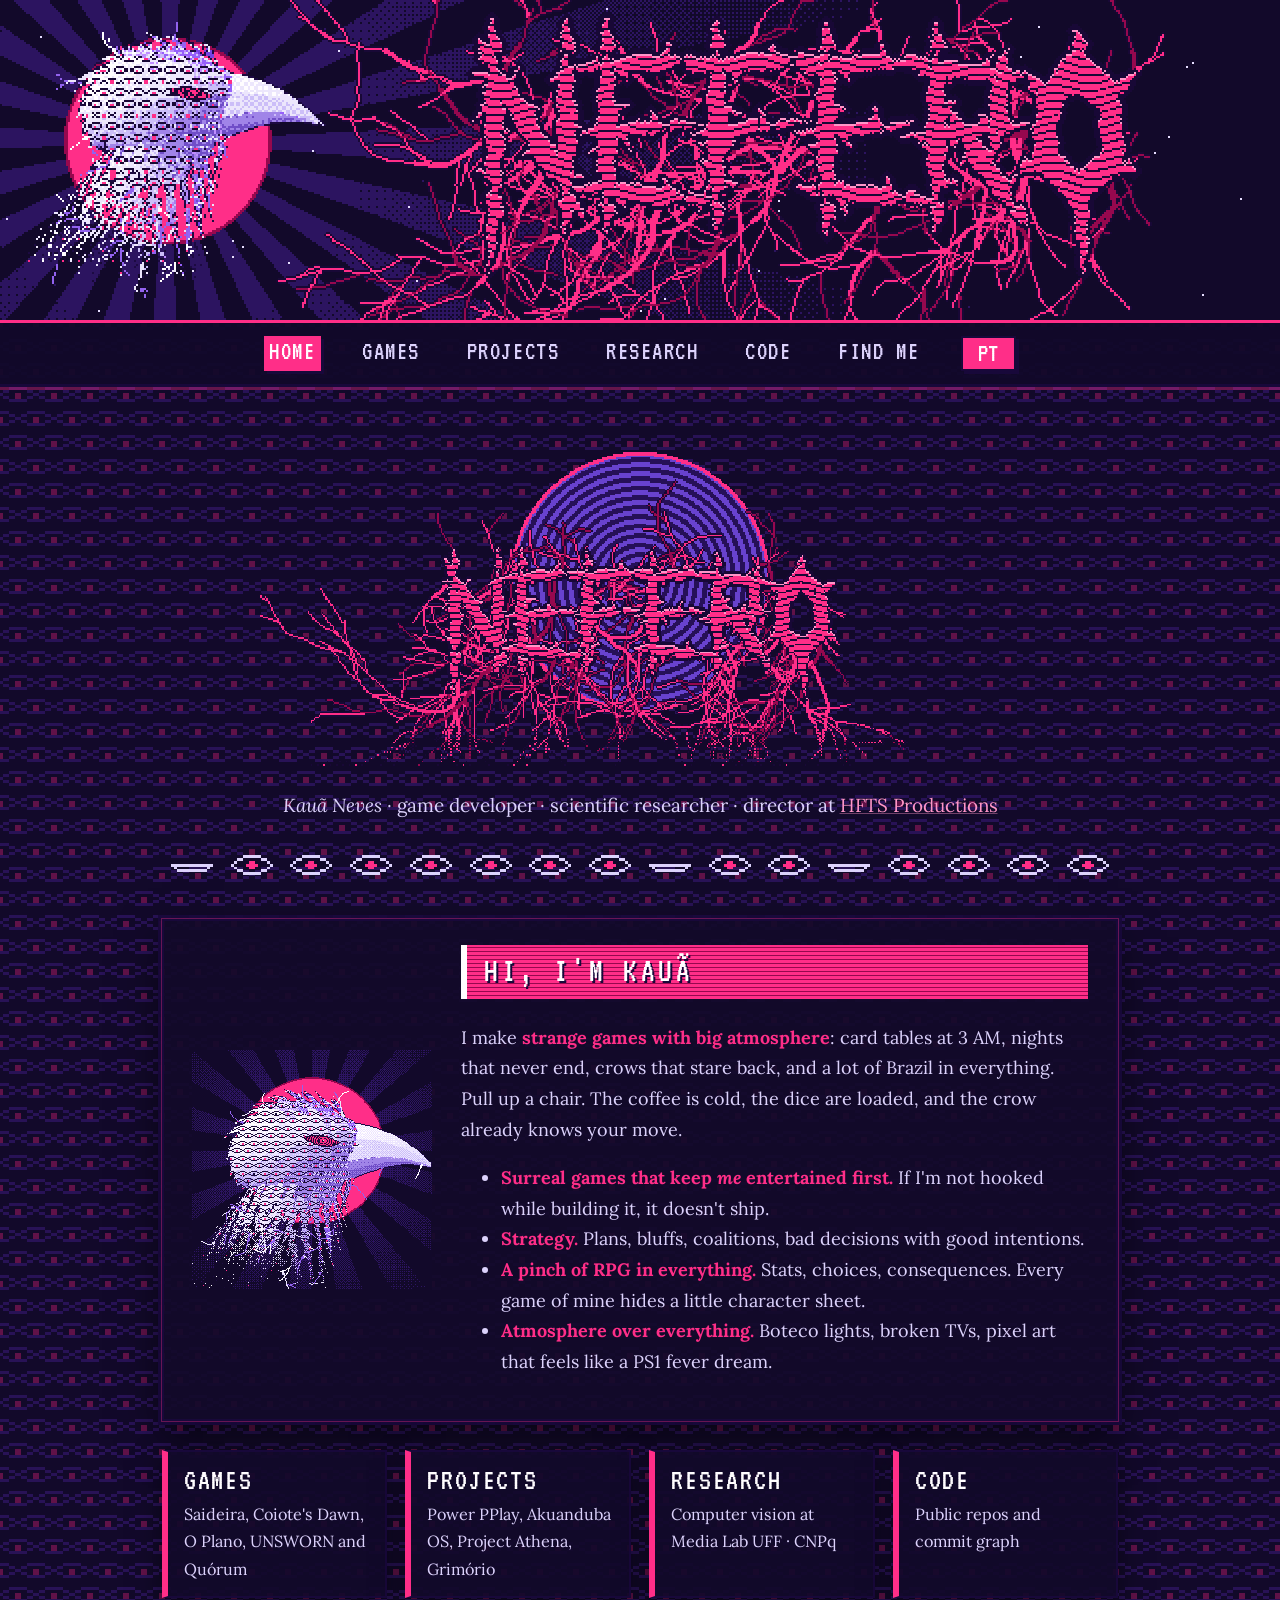
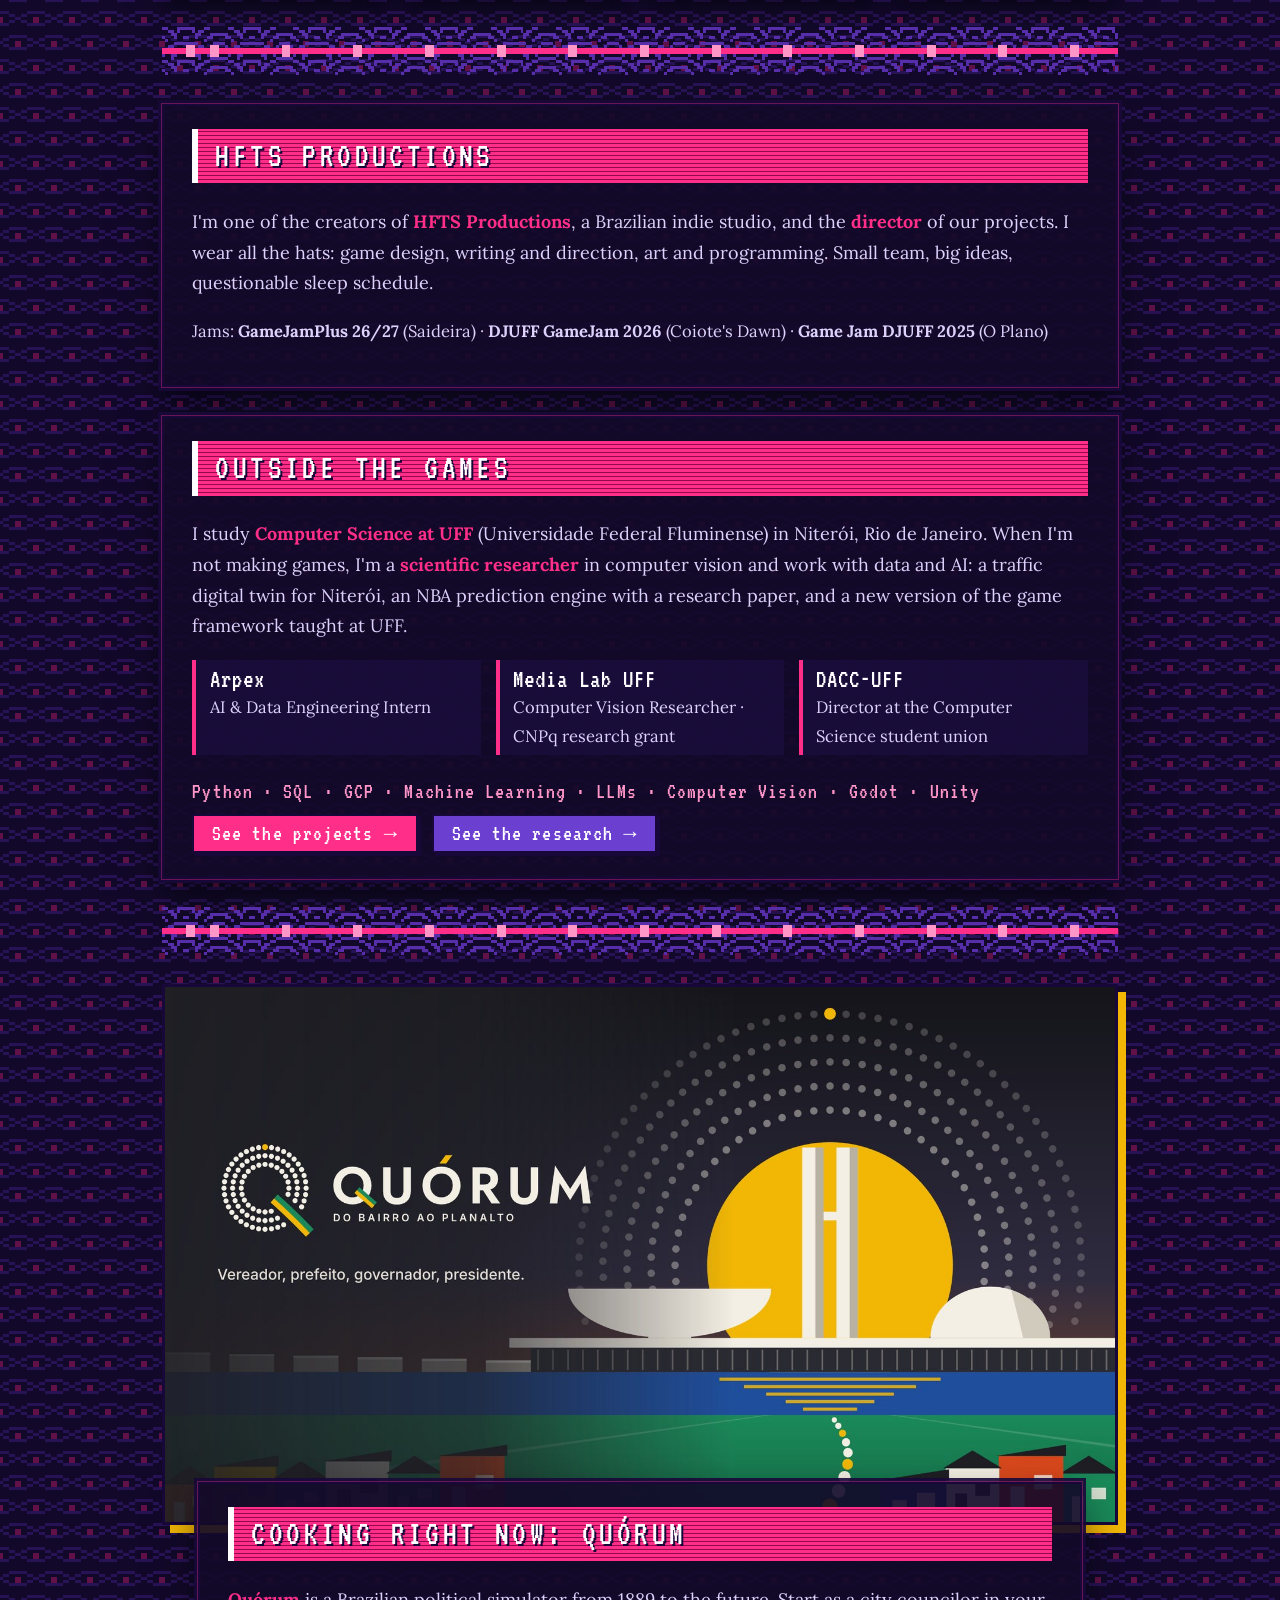
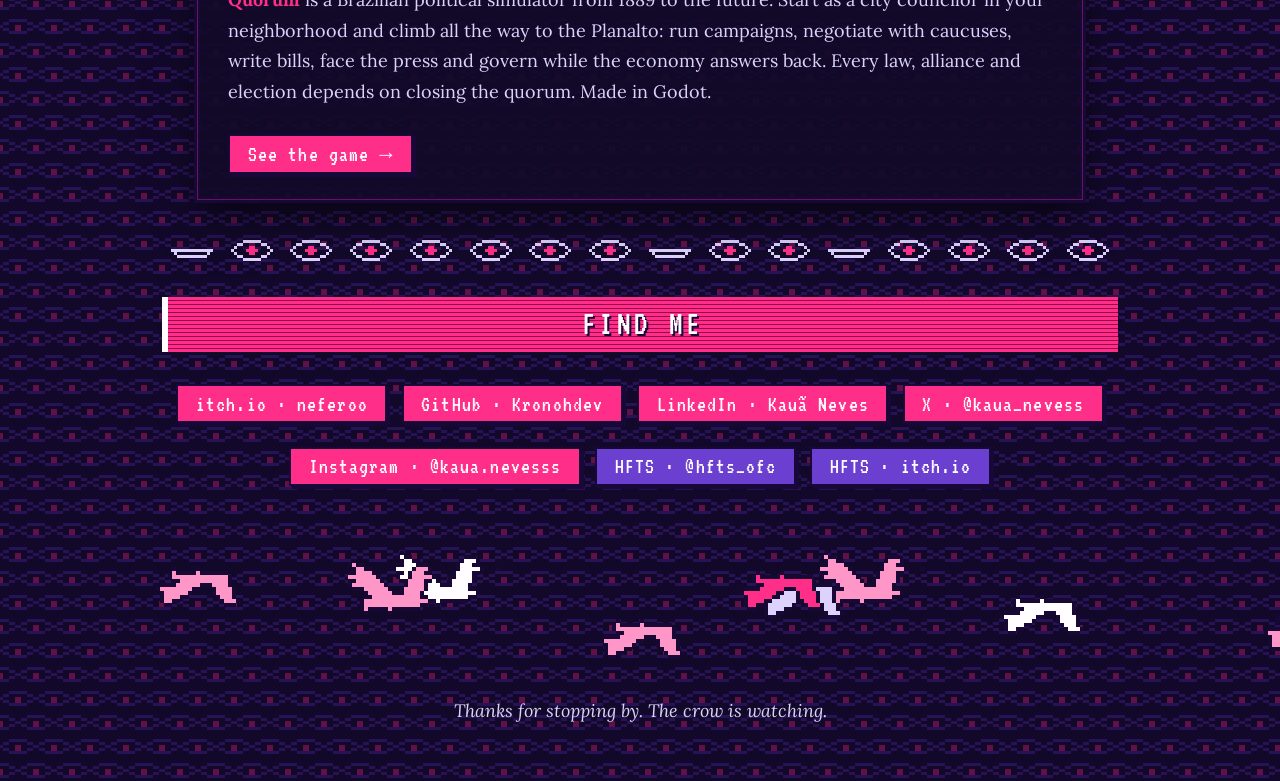
<file: index.html>
<!DOCTYPE html>
<html lang="en">
<head>
<meta charset="utf-8">
<meta name="viewport" content="width=device-width, initial-scale=1">
<title>NEFERO · Kauã Neves</title>
<meta name="description" content="Kauã Neves (Neferoo): strange games with big atmosphere. Director at HFTS Productions.">
<meta property="og:title" content="NEFERO · Kauã Neves">
<meta property="og:description" content="Strange games with big atmosphere.">
<meta property="og:image" content="assets/banner.png">
<link rel="icon" href="assets/avatar.png">
<link rel="preconnect" href="https://fonts.googleapis.com">
<link href="https://fonts.googleapis.com/css2?family=Lora:ital,wght@0,400;0,700;1,400&family=VT323&display=swap" rel="stylesheet">
<link rel="stylesheet" href="style.css">
</head>
<body class="lang-en">

<header class="topo">
  <img class="banner pixel" src="assets/banner.gif" alt="NEFERO">
  <nav>
    <a href="index.html" class="atual" aria-current="page"><span class="en">Home</span><span class="pt">Início</span></a>
    <a href="jogos.html"><span class="en">Games</span><span class="pt">Jogos</span></a>
    <a href="projetos.html"><span class="en">Projects</span><span class="pt">Projetos</span></a>
    <a href="pesquisa.html"><span class="en">Research</span><span class="pt">Pesquisa</span></a>
    <a href="codigo.html"><span class="en">Code</span><span class="pt">Código</span></a>
    <a href="index.html#contact"><span class="en">Find me</span><span class="pt">Contato</span></a>
    <button id="idioma" type="button" aria-label="Switch language">PT</button>
  </nav>
</header>

<main>
  <section class="hero">
    <img src="assets/hero.gif" alt="NEFERO" class="pixel">
    <p class="assinatura"><em>Kauã Neves</em> · game developer ·
      <span class="en">scientific researcher</span><span class="pt">pesquisador científico</span> ·
      <span class="en">director at</span><span class="pt">diretor da</span>
      <a href="https://www.instagram.com/hfts_ofc/">HFTS Productions</a></p>
    <img src="assets/olhos.gif" alt="" class="faixa pixel">
  </section>
  <section id="about" class="placa sobre">
    <img src="assets/corvo.gif" alt="NEFERO crow" class="pixel corvo">
    <div>
      <h2><span class="en">Hi, I'm Kauã</span><span class="pt">Oi, eu sou o Kauã</span></h2>
      <p class="en">I make <strong>strange games with big atmosphere</strong>: card tables at 3 AM, nights that never end, crows that stare back, and a lot of Brazil in everything. Pull up a chair. The coffee is cold, the dice are loaded, and the crow already knows your move.</p>
      <p class="pt">Faço <strong>jogos estranhos, com muito clima</strong>: carteado às 3 da manhã, noites que não acabam, corvos que te encaram de volta e muito Brasil em tudo. Puxa a cadeira: o café tá frio, o dado tá viciado e o corvo já sabe a sua jogada.</p>
      <ul class="en">
        <li><strong>Surreal games that keep <em>me</em> entertained first.</strong> If I'm not hooked while building it, it doesn't ship.</li>
        <li><strong>Strategy.</strong> Plans, bluffs, coalitions, bad decisions with good intentions.</li>
        <li><strong>A pinch of RPG in everything.</strong> Stats, choices, consequences. Every game of mine hides a little character sheet.</li>
        <li><strong>Atmosphere over everything.</strong> Boteco lights, broken TVs, pixel art that feels like a PS1 fever dream.</li>
      </ul>
      <ul class="pt">
        <li><strong>Jogos surrealistas que me divertem primeiro.</strong> Se eu não fico viciado fazendo, não sai.</li>
        <li><strong>Estratégia.</strong> Planos, blefes, coalizões, decisões ruins com boas intenções.</li>
        <li><strong>Uma pitada de RPG em tudo.</strong> Atributos, escolhas, consequências. Todo jogo meu esconde uma fichinha de personagem.</li>
        <li><strong>Clima acima de tudo.</strong> Luz de boteco, TV chiando, pixel art com cara de sonho febril de PS1.</li>
      </ul>
    </div>
  </section>
  <section class="atalhos">
    <a class="atalho" href="jogos.html"><b><span class="en">Games</span><span class="pt">Jogos</span></b><span class="en">Saideira, Coiote's Dawn, O Plano, UNSWORN and Quórum</span><span class="pt">Saideira, Coiote's Dawn, O Plano, UNSWORN e Quórum</span></a>
    <a class="atalho" href="projetos.html"><b><span class="en">Projects</span><span class="pt">Projetos</span></b><span class="en">Power PPlay, Akuanduba OS, Project Athena, Grimório</span><span class="pt">Power PPlay, Akuanduba OS, Project Athena, Grimório</span></a>
    <a class="atalho" href="pesquisa.html"><b><span class="en">Research</span><span class="pt">Pesquisa</span></b><span class="en">Computer vision at Media Lab UFF · CNPq</span><span class="pt">Visão computacional no Media Lab UFF · CNPq</span></a>
    <a class="atalho" href="codigo.html"><b><span class="en">Code</span><span class="pt">Código</span></b><span class="en">Public repos and commit graph</span><span class="pt">Repos públicos e gráfico de commits</span></a>
  </section>
  <img src="assets/divisoria.gif" alt="" class="faixa pixel">
  <section id="studio" class="placa">
    <h2>HFTS Productions</h2>
    <p class="en">I'm one of the creators of <strong>HFTS Productions</strong>, a Brazilian indie studio, and the <strong>director</strong> of our projects. I wear all the hats: game design, writing and direction, art and programming. Small team, big ideas, questionable sleep schedule.</p>
    <p class="en jams">Jams: <b>GameJamPlus 26/27</b> (Saideira) · <b>DJUFF GameJam 2026</b> (Coiote's Dawn) · <b>Game Jam DJUFF 2025</b> (O Plano)</p>
    <p class="pt">Sou um dos criadores da <strong>HFTS Productions</strong>, estúdio indie brasileiro, e o <strong>diretor</strong> dos nossos projetos. Faço de tudo um pouco: game design, roteiro e direção, arte e programação. Equipe pequena, ideia grande, sono duvidoso.</p>
    <p class="pt jams">Jams: <b>GameJamPlus 26/27</b> (Saideira) · <b>DJUFF GameJam 2026</b> (Coiote's Dawn) · <b>Game Jam DJUFF 2025</b> (O Plano)</p>
  </section>
  <section id="outside" class="placa">
    <h2><span class="en">Outside the games</span><span class="pt">Fora dos jogos</span></h2>
    <p class="en">I study <strong>Computer Science at UFF</strong> (Universidade Federal Fluminense) in Niterói, Rio de Janeiro. When I'm not making games, I'm a <strong>scientific researcher</strong> in computer vision and work with data and AI: a traffic digital twin for Niterói, an NBA prediction engine with a research paper, and a new version of the game framework taught at UFF.</p>
    <p class="pt">Estudo <strong>Ciência da Computação na UFF</strong> (Universidade Federal Fluminense), em Niterói (RJ). Quando não tô fazendo jogo, sou <strong>pesquisador científico</strong> em visão computacional e trabalho com dados e IA: um gêmeo digital do trânsito de Niterói, um motor de previsão da NBA com artigo científico e uma versão nova da framework de jogos ensinada na UFF.</p>
    <ul class="trilha">
      <li><b>Arpex</b><span class="en">AI &amp; Data Engineering Intern</span><span class="pt">Estagiário de IA e Engenharia de Dados</span></li>
      <li><a href="pesquisa.html"><b>Media Lab UFF</b><span class="en">Computer Vision Researcher · CNPq research grant</span><span class="pt">Pesquisador em Visão Computacional · bolsa CNPq</span></a></li>
      <li><b>DACC-UFF</b><span class="en">Director at the Computer Science student union</span><span class="pt">Diretor do Diretório Acadêmico de Ciência da Computação</span></li>
    </ul>
    <p class="ferramentas">Python · SQL · GCP · Machine Learning · LLMs · Computer Vision · Godot · Unity</p>
    <div class="redes" style="justify-content:flex-start"><a class="botao" href="projetos.html"><span class="en">See the projects</span><span class="pt">Ver os projetos</span> →</a><a class="botao roxo" href="pesquisa.html"><span class="en">See the research</span><span class="pt">Ver a pesquisa</span> →</a></div>
  </section>
  <img src="assets/divisoria.gif" alt="" class="faixa pixel">
  <section id="quorum" class="quorum-destaque">
    <a href="quorum.html"><img src="assets/jogos/quorum/key_art.jpg" alt="Quórum: Do bairro ao Planalto"></a>
    <div class="placa">
      <h2><span class="en">Cooking right now: Quórum</span><span class="pt">Cozinhando agora: Quórum</span></h2>
      <p class="en"><strong>Quórum</strong> is a Brazilian political simulator from 1889 to the future. Start as a city councilor in your neighborhood and climb all the way to the Planalto: run campaigns, negotiate with caucuses, write bills, face the press and govern while the economy answers back. Every law, alliance and election depends on closing the quorum. Made in Godot.</p>
      <p class="pt"><strong>Quórum</strong> é um simulador político brasileiro de 1889 ao futuro. Comece como vereador no seu bairro e suba até o Planalto: monte campanhas, negocie com bancadas, escreva projetos de lei, enfrente a imprensa e governe com a economia respondendo. Cada lei, aliança e eleição depende de fechar o quórum. Feito em Godot.</p>
      <a class="botao" href="quorum.html"><span class="en">See the game</span><span class="pt">Ver o jogo</span> →</a>
    </div>
  </section>
  <section id="contact" class="contato">
    <img src="assets/olhos.gif" alt="" class="faixa pixel">
    <h2 class="titulo"><span class="en">Find me</span><span class="pt">Contato</span></h2>
    <div class="redes">
      <a class="botao" href="https://neferoo.itch.io">itch.io · neferoo</a>
      <a class="botao" href="https://github.com/Kronohdev">GitHub · Kronohdev</a>
      <a class="botao" href="https://www.linkedin.com/in/kaua-neves-jesus-de-paula-538b57369/">LinkedIn · Kauã Neves</a>
      <a class="botao" href="https://x.com/kaua_nevess">X · @kaua_nevess</a>
      <a class="botao" href="https://www.instagram.com/kaua.nevesss/">Instagram · @kaua.nevesss</a>
      <a class="botao roxo" href="https://www.instagram.com/hfts_ofc/">HFTS · @hfts_ofc</a>
      <a class="botao roxo" href="https://hftsproductionsofc.itch.io">HFTS · itch.io</a>
    </div>
  </section>
</main>

<footer>
  <img src="assets/bando.gif" alt="" class="faixa pixel">
  <p><em class="en">Thanks for stopping by. The crow is watching.</em><em class="pt">Valeu pela visita. O corvo tá de olho.</em></p>
</footer>

<script src="main.js"></script>
</body>
</html>
</file>
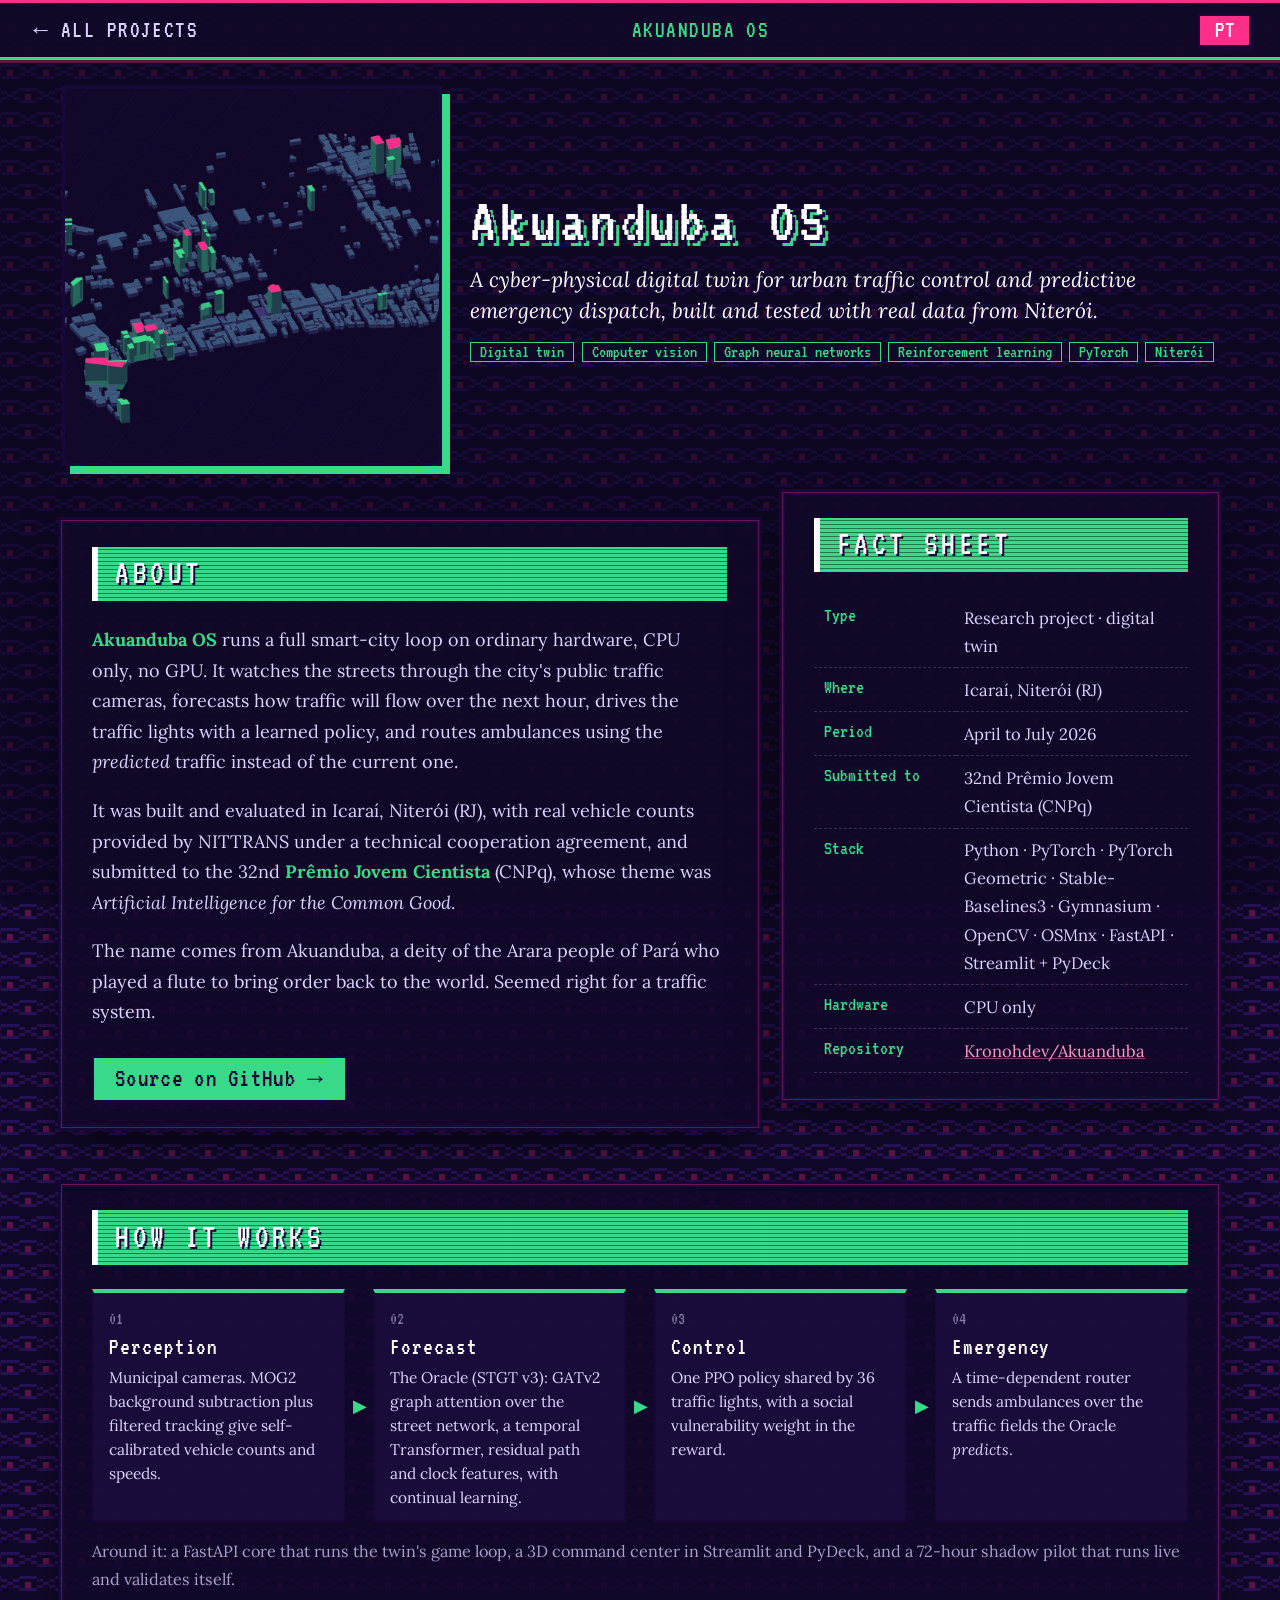
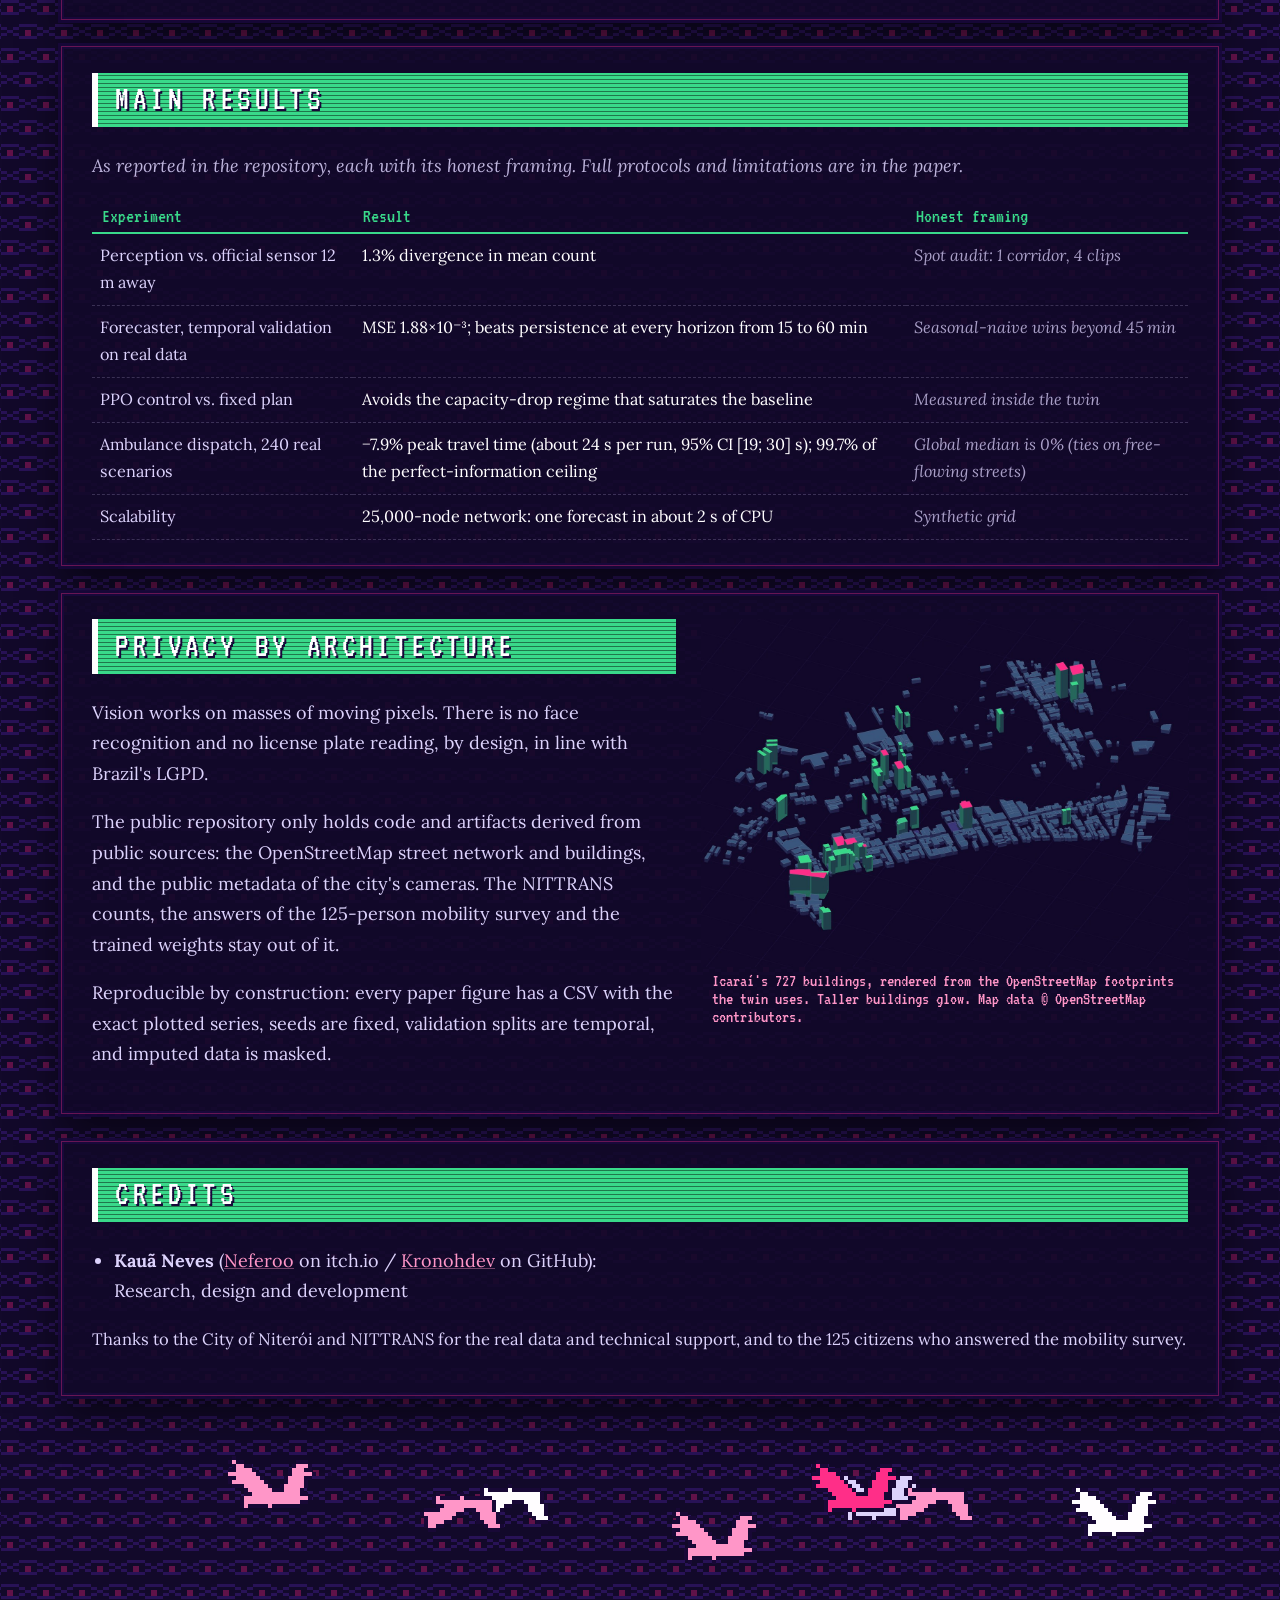
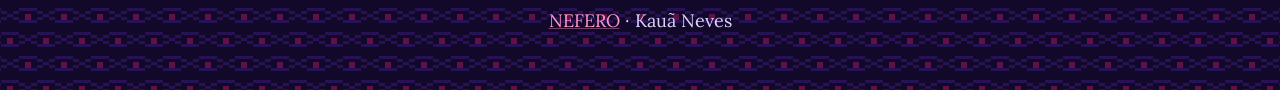
<file: akuanduba.html>
<!DOCTYPE html>
<html lang="en">
<head>
<meta charset="utf-8">
<meta name="viewport" content="width=device-width, initial-scale=1">
<title>Akuanduba OS · NEFERO</title>
<meta name="description" content="A cyber-physical digital twin for urban traffic control and predictive emergency dispatch, built and tested with real data from Niterói.">
<meta property="og:title" content="Akuanduba OS · NEFERO">
<meta property="og:description" content="A cyber-physical digital twin for urban traffic control and predictive emergency dispatch, built and tested with real data from Niterói.">
<meta property="og:image" content="assets/projetos/akuanduba/icarai_3d.jpg">
<link rel="icon" href="assets/avatar.png">
<link rel="preconnect" href="https://fonts.googleapis.com">
<link href="https://fonts.googleapis.com/css2?family=Lora:ital,wght@0,400;0,700;1,400&family=VT323&display=swap" rel="stylesheet">
<link rel="stylesheet" href="style.css">
<link rel="stylesheet" href="jogo.css">
<link rel="stylesheet" href="projeto.css">
</head>
<body class="lang-en pagina-jogo pagina-projeto" style="--destaque:#39d98a">
<nav class="nav-jogo">
  <a href="projetos.html">← <span class="en">All projects</span><span class="pt">Todos os projetos</span></a>
  <span class="nome-jogo">Akuanduba OS</span>
  <button id="idioma" type="button" aria-label="Switch language">PT</button>
</nav>
<header class="capa-projeto">
  <div class="emblema foto"><img src="assets/projetos/akuanduba/icarai_3d.jpg" alt="Akuanduba OS"></div>
  <div class="sobre-capa">
    <h1>Akuanduba OS</h1>
    <p class="en tagline">A cyber-physical digital twin for urban traffic control and predictive emergency dispatch, built and tested with real data from Niterói.</p><p class="pt tagline">Um gêmeo digital ciberfísico para controle de tráfego urbano e despacho preditivo de emergências, construído e testado com dados reais de Niterói.</p>
    <div class="tags"><span>Digital twin</span><span>Computer vision</span><span>Graph neural networks</span><span>Reinforcement learning</span><span>PyTorch</span><span>Niterói</span></div>
  </div>
</header>
<main>
  <div class="duas-colunas">
    <section class="placa">
      <h2><span class="en">About</span><span class="pt">Sobre</span></h2>
      <p class="en"><strong>Akuanduba OS</strong> runs a full smart-city loop on ordinary hardware, CPU only, no GPU. It watches the streets through the city's public traffic cameras, forecasts how traffic will flow over the next hour, drives the traffic lights with a learned policy, and routes ambulances using the <em>predicted</em> traffic instead of the current one.</p><p class="pt">O <strong>Akuanduba OS</strong> roda um ciclo completo de cidade inteligente em hardware comum, só CPU, sem GPU. Ele observa as ruas pelas câmeras públicas de trânsito da cidade, prevê como o tráfego vai fluir na próxima hora, controla os semáforos com uma política aprendida e roteia ambulâncias usando o trânsito <em>previsto</em>, e não o atual.</p><p class="en">It was built and evaluated in Icaraí, Niterói (RJ), with real vehicle counts provided by NITTRANS under a technical cooperation agreement, and submitted to the 32nd <strong>Prêmio Jovem Cientista</strong> (CNPq), whose theme was <em>Artificial Intelligence for the Common Good</em>.</p><p class="pt">Foi construído e avaliado em Icaraí, Niterói (RJ), com contagens veiculares reais cedidas pela NITTRANS por um Termo de Cooperação Técnica, e submetido ao 32º <strong>Prêmio Jovem Cientista</strong> (CNPq), cujo tema foi <em>Inteligência Artificial para o Bem Comum</em>.</p><p class="en">The name comes from Akuanduba, a deity of the Arara people of Pará who played a flute to bring order back to the world. Seemed right for a traffic system.</p><p class="pt">O nome vem de Akuanduba, divindade do povo Arara, do Pará, que tocava uma flauta para pôr ordem no mundo. Pareceu certo para um sistema de trânsito.</p>
      <a class="botao jogar" href="https://github.com/Kronohdev/Akuanduba"><span class="en">Source on GitHub</span><span class="pt">Código no GitHub</span> →</a> 
    </section>
    <aside class="placa">
      <h2><span class="en">Fact sheet</span><span class="pt">Ficha</span></h2>
      <table class="ficha"><tr><td><span class="en">Type</span><span class="pt">Tipo</span></td><td><span class="en">Research project · digital twin</span><span class="pt">Projeto de pesquisa · gêmeo digital</span></td></tr>
<tr><td><span class="en">Where</span><span class="pt">Onde</span></td><td>Icaraí, Niterói (RJ)</td></tr>
<tr><td><span class="en">Period</span><span class="pt">Período</span></td><td><span class="en">April to July 2026</span><span class="pt">Abril a julho de 2026</span></td></tr>
<tr><td><span class="en">Submitted to</span><span class="pt">Submetido ao</span></td><td><span class="en">32nd Prêmio Jovem Cientista (CNPq)</span><span class="pt">32º Prêmio Jovem Cientista (CNPq)</span></td></tr>
<tr><td>Stack</td><td>Python · PyTorch · PyTorch Geometric · Stable-Baselines3 · Gymnasium · OpenCV · OSMnx · FastAPI · Streamlit + PyDeck</td></tr>
<tr><td>Hardware</td><td><span class="en">CPU only</span><span class="pt">Só CPU</span></td></tr>
<tr><td><span class="en">Repository</span><span class="pt">Repositório</span></td><td><a href='https://github.com/Kronohdev/Akuanduba'>Kronohdev/Akuanduba</a></td></tr></table>
    </aside>
  </div>
  <section class="placa"><h2><span class="en">How it works</span><span class="pt">Como funciona</span></h2><ol class="pipeline"><li><b><span class="en">Perception</span><span class="pt">Percepção</span></b><p class="en">Municipal cameras. MOG2 background subtraction plus filtered tracking give self-calibrated vehicle counts and speeds.</p><p class="pt">Câmeras municipais. Subtração de fundo MOG2 com rastreio filtrado dá contagem e velocidade autocalibradas.</p></li><li><b><span class="en">Forecast</span><span class="pt">Previsão</span></b><p class="en">The Oracle (STGT v3): GATv2 graph attention over the street network, a temporal Transformer, residual path and clock features, with continual learning.</p><p class="pt">O Oráculo (STGT v3): atenção em grafo GATv2 sobre a malha viária, Transformer temporal, caminho residual e relógio, com aprendizado contínuo.</p></li><li><b><span class="en">Control</span><span class="pt">Controle</span></b><p class="en">One PPO policy shared by 36 traffic lights, with a social vulnerability weight in the reward.</p><p class="pt">Uma política PPO compartilhada por 36 semáforos, com peso de vulnerabilidade social na recompensa.</p></li><li><b><span class="en">Emergency</span><span class="pt">Emergência</span></b><p class="en">A time-dependent router sends ambulances over the traffic fields the Oracle <em>predicts</em>.</p><p class="pt">Um roteador tempo-dependente envia ambulâncias pelos campos de tráfego que o Oráculo <em>prevê</em>.</p></li></ol><p class="en nota">Around it: a FastAPI core that runs the twin's game loop, a 3D command center in Streamlit and PyDeck, and a 72-hour shadow pilot that runs live and validates itself.</p><p class="pt nota">Em volta: um núcleo FastAPI que roda o game loop do gêmeo, um centro de comando 3D em Streamlit e PyDeck e um piloto sombra de 72 horas que opera ao vivo e se valida.</p></section>
  <section class="placa"><h2><span class="en">Main results</span><span class="pt">Resultados principais</span></h2><p class="en intro">As reported in the repository, each with its honest framing. Full protocols and limitations are in the paper.</p><p class="pt intro">Como estão no repositório, cada um com o seu enquadramento honesto. Protocolos e limitações completos estão no artigo.</p><div class="tabela-envoltorio"><table class="resultados"><thead><tr><th><span class="en">Experiment</span><span class="pt">Experimento</span></th><th><span class="en">Result</span><span class="pt">Resultado</span></th><th><span class="en">Honest framing</span><span class="pt">Enquadramento honesto</span></th></tr></thead><tbody><tr><td><span class="en">Perception vs. official sensor 12 m away</span><span class="pt">Percepção vs. sensor oficial a 12 m</span></td><td><span class="en">1.3% divergence in mean count</span><span class="pt">1,3% de divergência na contagem média</span></td><td><span class="en">Spot audit: 1 corridor, 4 clips</span><span class="pt">Auditoria pontual: 1 corredor, 4 clipes</span></td></tr><tr><td><span class="en">Forecaster, temporal validation on real data</span><span class="pt">Previsor, validação temporal com dados reais</span></td><td><span class="en">MSE 1.88×10⁻³; beats persistence at every horizon from 15 to 60 min</span><span class="pt">MSE 1,88×10⁻³; vence a persistência em todos os horizontes de 15 a 60 min</span></td><td><span class="en">Seasonal-naive wins beyond 45 min</span><span class="pt">O sazonal-ingênuo vence além de 45 min</span></td></tr><tr><td><span class="en">PPO control vs. fixed plan</span><span class="pt">Controle PPO vs. plano fixo</span></td><td><span class="en">Avoids the capacity-drop regime that saturates the baseline</span><span class="pt">Evita o regime de queda de capacidade que satura o baseline</span></td><td><span class="en">Measured inside the twin</span><span class="pt">Medido dentro do gêmeo digital</span></td></tr><tr><td><span class="en">Ambulance dispatch, 240 real scenarios</span><span class="pt">Despacho de ambulâncias, 240 cenários reais</span></td><td><span class="en">−7.9% peak travel time (about 24 s per run, 95% CI [19; 30] s); 99.7% of the perfect-information ceiling</span><span class="pt">−7,9% no tempo de pico (cerca de 24 s por corrida, IC95% [19; 30] s); 99,7% do teto de informação perfeita</span></td><td><span class="en">Global median is 0% (ties on free-flowing streets)</span><span class="pt">Mediana global de 0% (empates em malha livre)</span></td></tr><tr><td><span class="en">Scalability</span><span class="pt">Escalabilidade</span></td><td><span class="en">25,000-node network: one forecast in about 2 s of CPU</span><span class="pt">Malha de 25 mil nós: uma previsão em cerca de 2 s de CPU</span></td><td><span class="en">Synthetic grid</span><span class="pt">Grade sintética</span></td></tr></tbody></table></div></section>
  <section class="placa figura-lado"><div><h2><span class="en">Privacy by architecture</span><span class="pt">Privacidade por arquitetura</span></h2><p class="en">Vision works on masses of moving pixels. There is no face recognition and no license plate reading, by design, in line with Brazil's LGPD.</p><p class="pt">A visão trabalha com massas de pixels em movimento. Não há reconhecimento facial nem leitura de placas, por projeto, em conformidade com a LGPD.</p><p class="en">The public repository only holds code and artifacts derived from public sources: the OpenStreetMap street network and buildings, and the public metadata of the city's cameras. The NITTRANS counts, the answers of the 125-person mobility survey and the trained weights stay out of it.</p><p class="pt">O repositório público só tem código e artefatos derivados de fontes públicas: a malha viária e os prédios do OpenStreetMap e os metadados públicos das câmeras da cidade. As contagens da NITTRANS, as respostas da pesquisa de mobilidade com 125 pessoas e os pesos treinados ficam de fora.</p><p class="en">Reproducible by construction: every paper figure has a CSV with the exact plotted series, seeds are fixed, validation splits are temporal, and imputed data is masked.</p><p class="pt">Reprodutível por construção: cada figura do artigo tem um CSV com as séries exatas, as sementes são fixas, a validação é temporal e o dado imputado é mascarado.</p></div><figure class="galeria uma"><img src="assets/projetos/akuanduba/icarai_3d.jpg" alt="Icaraí&#x27;s 727 buildings, rendered from the OpenStreetMap footprints the twin uses. Taller buildings glow. Map data © OpenStreetMap contributors." loading="lazy"><figcaption><span class="en">Icaraí's 727 buildings, rendered from the OpenStreetMap footprints the twin uses. Taller buildings glow. Map data © OpenStreetMap contributors.</span><span class="pt">Os 727 prédios de Icaraí, desenhados a partir dos contornos do OpenStreetMap que o gêmeo usa. Os mais altos brilham. Dados do mapa © colaboradores do OpenStreetMap.</span></figcaption></figure></section>
  <section class="placa"><h2><span class="en">Credits</span><span class="pt">Créditos</span></h2><ul class="creditos"><li><b>Kauã Neves</b> (<a href="https://neferoo.itch.io">Neferoo</a> <span class="en">on itch.io</span><span class="pt">no itch.io</span> / <a href="https://github.com/Kronohdev">Kronohdev</a> <span class="en">on GitHub</span><span class="pt">no GitHub</span>): <span class="en">Research, design and development</span><span class="pt">Pesquisa, projeto e desenvolvimento</span></li></ul><p class="en">Thanks to the City of Niterói and NITTRANS for the real data and technical support, and to the 125 citizens who answered the mobility survey.</p><p class="pt">Agradecimentos à Prefeitura de Niterói e à NITTRANS, pelos dados reais e pelo suporte técnico, e aos 125 cidadãos que responderam à pesquisa de mobilidade.</p></section>
</main>
<footer>
  <img src="assets/bando.gif" alt="" class="faixa pixel">
  <p><a href="index.html">NEFERO</a> · Kauã Neves</p>
</footer>
<div id="zoom"><img alt=""></div>
<script src="jogo.js"></script>
</body>
</html>
</file>
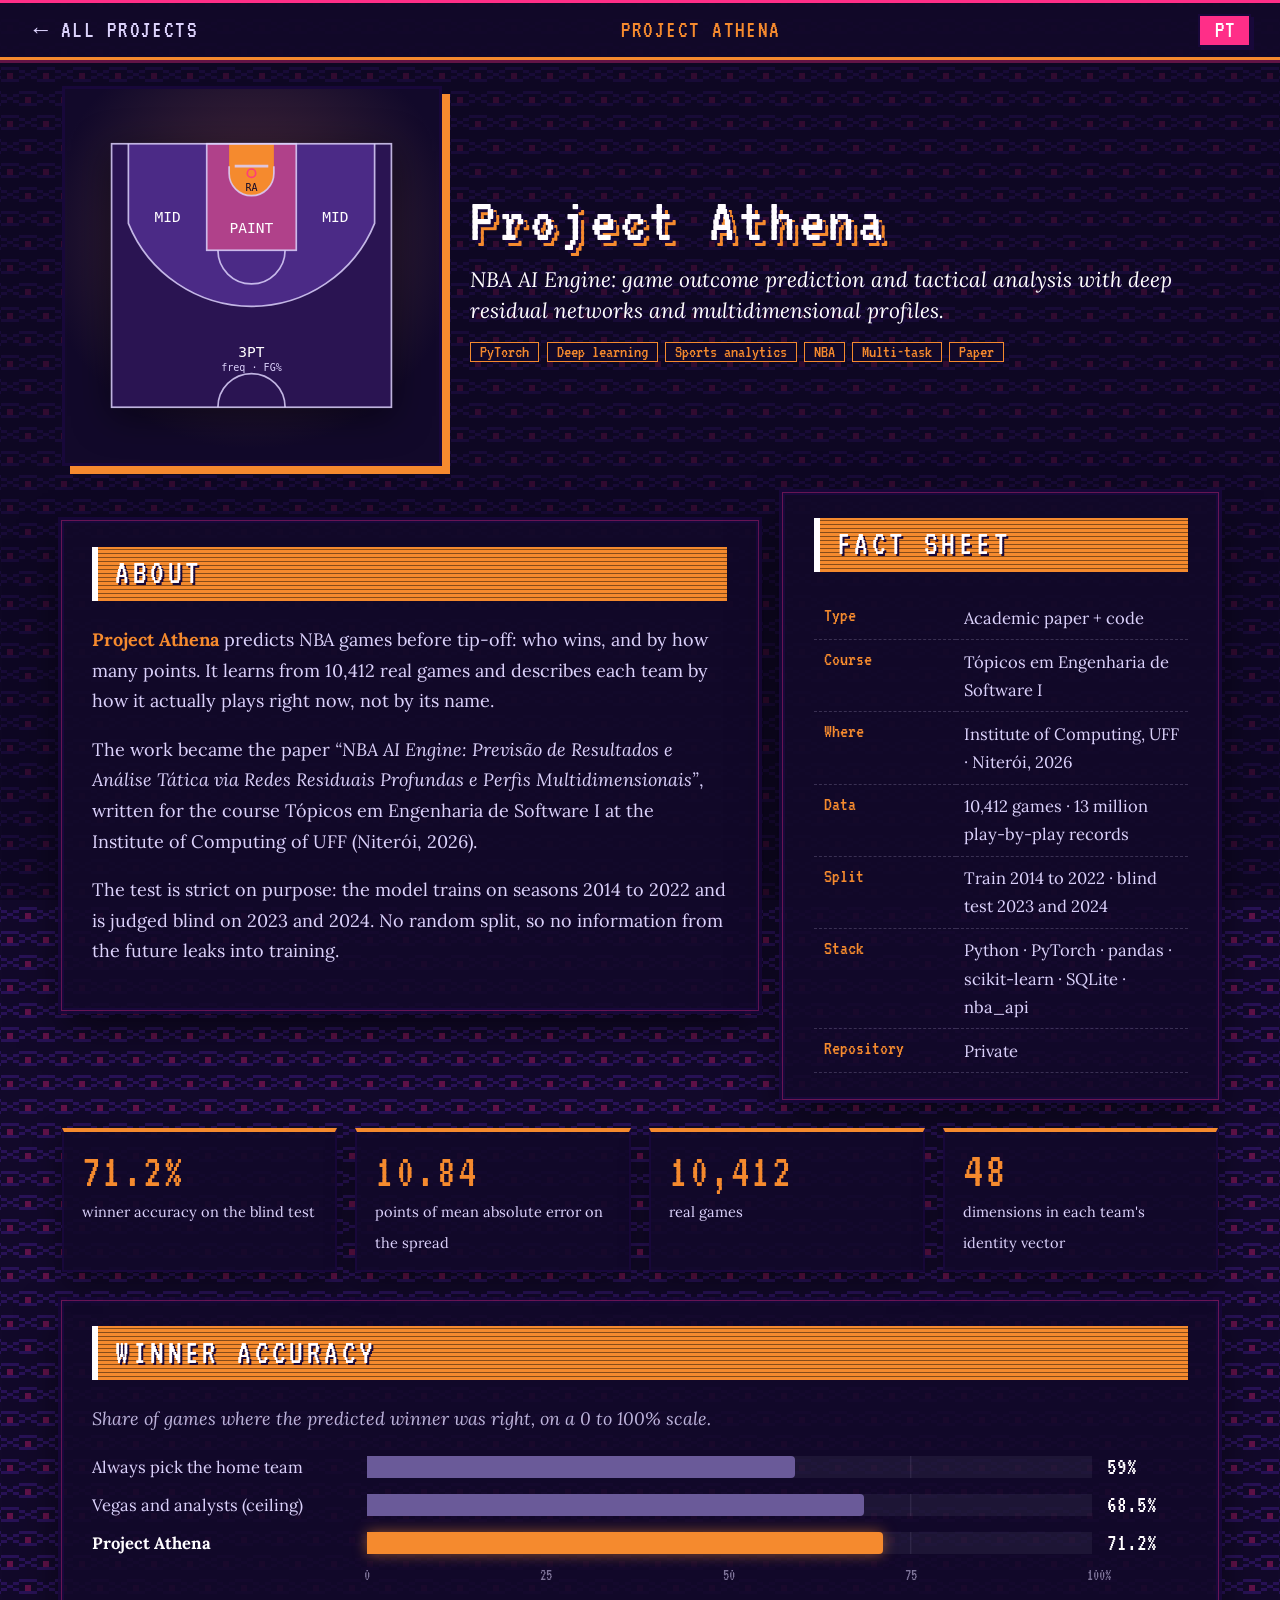
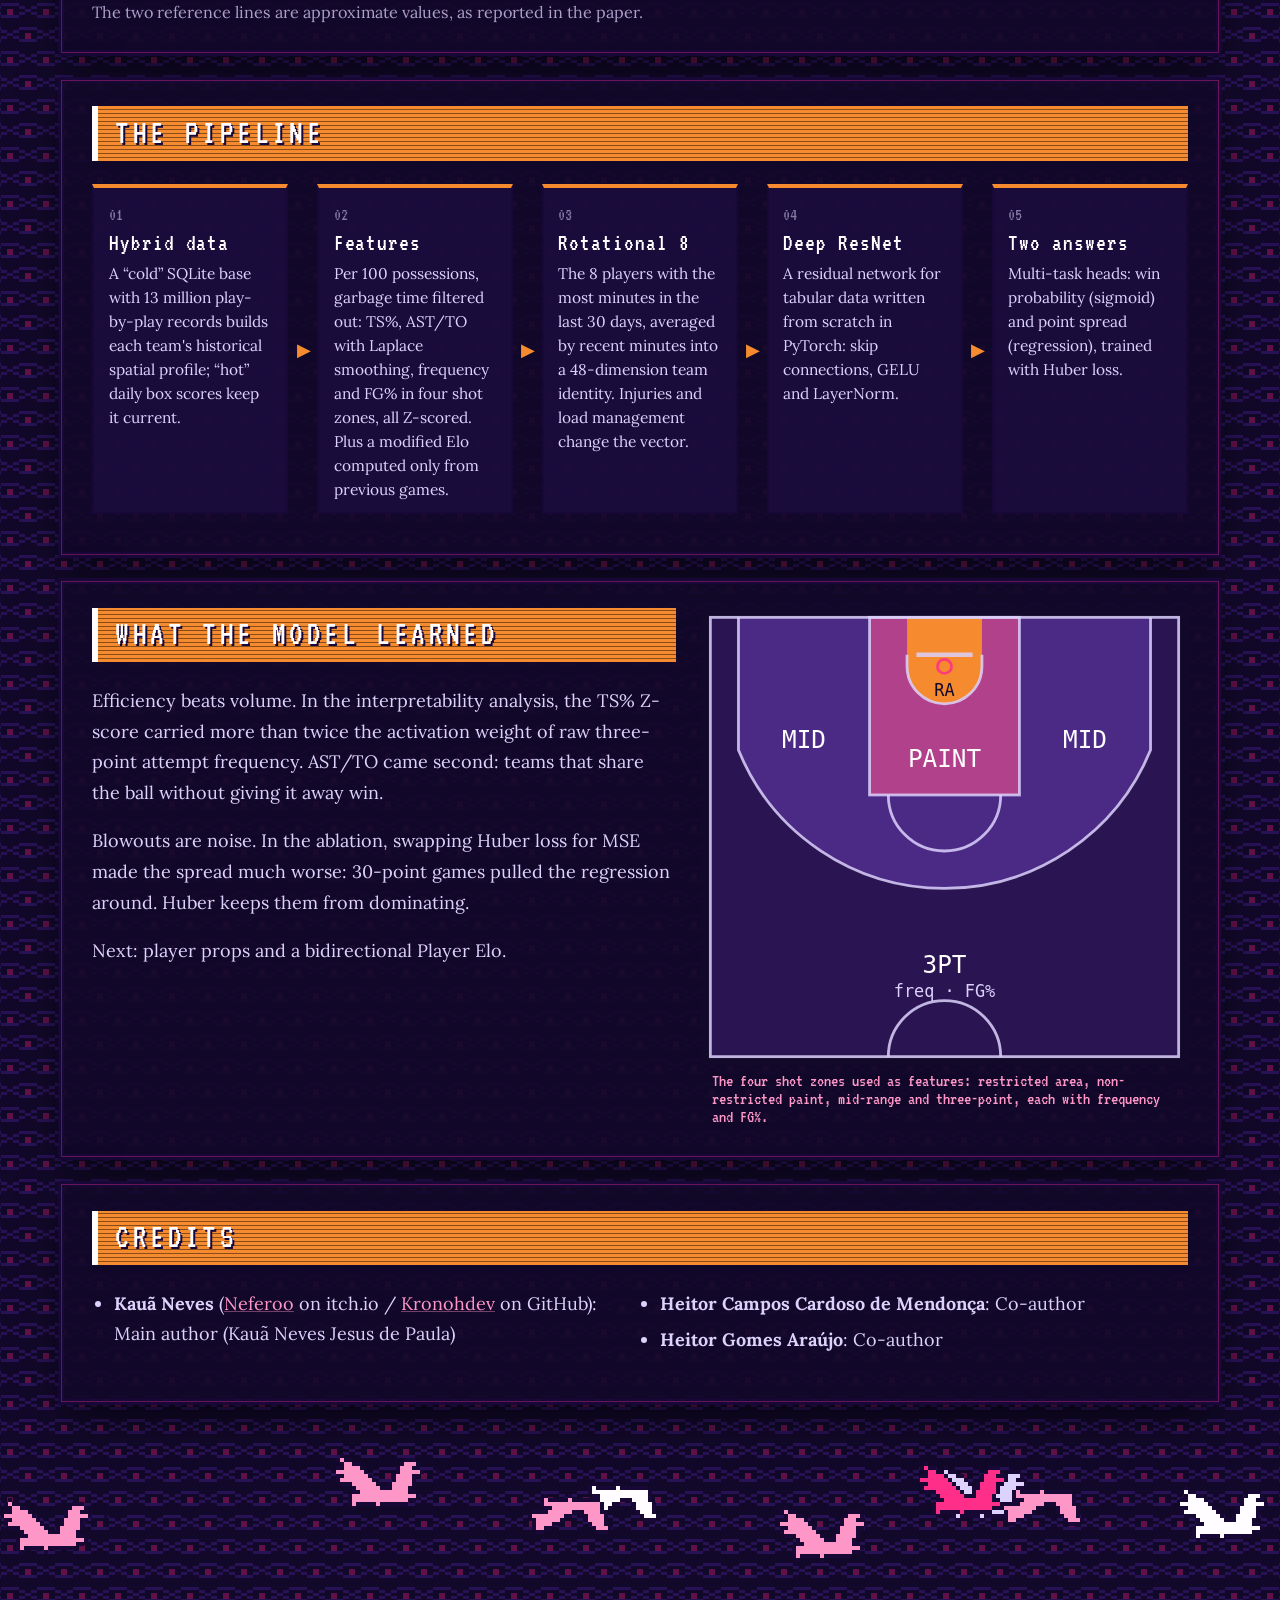
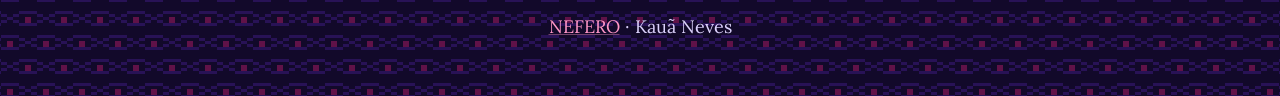
<file: athena-nba.html>
<!DOCTYPE html>
<html lang="en">
<head>
<meta charset="utf-8">
<meta name="viewport" content="width=device-width, initial-scale=1">
<title>Project Athena · NEFERO</title>
<meta name="description" content="NBA AI Engine: game outcome prediction and tactical analysis with deep residual networks and multidimensional profiles.">
<meta property="og:title" content="Project Athena · NEFERO">
<meta property="og:description" content="NBA AI Engine: game outcome prediction and tactical analysis with deep residual networks and multidimensional profiles.">
<meta property="og:image" content="assets/projetos/athena-nba/quadra.svg">
<link rel="icon" href="assets/avatar.png">
<link rel="preconnect" href="https://fonts.googleapis.com">
<link href="https://fonts.googleapis.com/css2?family=Lora:ital,wght@0,400;0,700;1,400&family=VT323&display=swap" rel="stylesheet">
<link rel="stylesheet" href="style.css">
<link rel="stylesheet" href="jogo.css">
<link rel="stylesheet" href="projeto.css">
</head>
<body class="lang-en pagina-jogo pagina-projeto" style="--destaque:#f58a2e">
<nav class="nav-jogo">
  <a href="projetos.html">← <span class="en">All projects</span><span class="pt">Todos os projetos</span></a>
  <span class="nome-jogo">Project Athena</span>
  <button id="idioma" type="button" aria-label="Switch language">PT</button>
</nav>
<header class="capa-projeto">
  <div class="emblema logo"><img src="assets/projetos/athena-nba/quadra.svg" alt="Project Athena"></div>
  <div class="sobre-capa">
    <h1>Project Athena</h1>
    <p class="en tagline">NBA AI Engine: game outcome prediction and tactical analysis with deep residual networks and multidimensional profiles.</p><p class="pt tagline">NBA AI Engine: previsão de resultados e análise tática com redes residuais profundas e perfis multidimensionais.</p>
    <div class="tags"><span>PyTorch</span><span>Deep learning</span><span>Sports analytics</span><span>NBA</span><span>Multi-task</span><span>Paper</span></div>
  </div>
</header>
<main>
  <div class="duas-colunas">
    <section class="placa">
      <h2><span class="en">About</span><span class="pt">Sobre</span></h2>
      <p class="en"><strong>Project Athena</strong> predicts NBA games before tip-off: who wins, and by how many points. It learns from 10,412 real games and describes each team by how it actually plays right now, not by its name.</p><p class="pt">O <strong>Project Athena</strong> prevê jogos da NBA antes do apito inicial: quem ganha e por quantos pontos. Ele aprende com 10.412 jogos reais e descreve cada time pelo jeito que ele joga agora, e não pelo nome.</p><p class="en">The work became the paper <em>“NBA AI Engine: Previsão de Resultados e Análise Tática via Redes Residuais Profundas e Perfis Multidimensionais”</em>, written for the course Tópicos em Engenharia de Software I at the Institute of Computing of UFF (Niterói, 2026).</p><p class="pt">O trabalho virou o artigo <em>“NBA AI Engine: Previsão de Resultados e Análise Tática via Redes Residuais Profundas e Perfis Multidimensionais”</em>, escrito para a disciplina Tópicos em Engenharia de Software I, no Instituto de Computação da UFF (Niterói, 2026).</p><p class="en">The test is strict on purpose: the model trains on seasons 2014 to 2022 and is judged blind on 2023 and 2024. No random split, so no information from the future leaks into training.</p><p class="pt">O teste é rigoroso de propósito: o modelo treina nas temporadas de 2014 a 2022 e é avaliado às cegas em 2023 e 2024. Sem divisão aleatória, então nenhuma informação do futuro vaza para o treino.</p>
      
    </section>
    <aside class="placa">
      <h2><span class="en">Fact sheet</span><span class="pt">Ficha</span></h2>
      <table class="ficha"><tr><td><span class="en">Type</span><span class="pt">Tipo</span></td><td><span class="en">Academic paper + code</span><span class="pt">Artigo acadêmico + código</span></td></tr>
<tr><td><span class="en">Course</span><span class="pt">Disciplina</span></td><td>Tópicos em Engenharia de Software I</td></tr>
<tr><td><span class="en">Where</span><span class="pt">Onde</span></td><td><span class="en">Institute of Computing, UFF · Niterói, 2026</span><span class="pt">Instituto de Computação da UFF · Niterói, 2026</span></td></tr>
<tr><td><span class="en">Data</span><span class="pt">Dados</span></td><td><span class="en">10,412 games · 13 million play-by-play records</span><span class="pt">10.412 jogos · 13 milhões de registros de jogada a jogada</span></td></tr>
<tr><td><span class="en">Split</span><span class="pt">Divisão</span></td><td><span class="en">Train 2014 to 2022 · blind test 2023 and 2024</span><span class="pt">Treino 2014 a 2022 · teste cego 2023 e 2024</span></td></tr>
<tr><td>Stack</td><td>Python · PyTorch · pandas · scikit-learn · SQLite · nba_api</td></tr>
<tr><td><span class="en">Repository</span><span class="pt">Repositório</span></td><td><span class="en">Private</span><span class="pt">Privado</span></td></tr></table>
    </aside>
  </div>
  <section><div class="numeros"><div class="numero"><b><span class="en">71.2%</span><span class="pt">71,2%</span></b><span><span class="en">winner accuracy on the blind test</span><span class="pt">acerto do vencedor no teste cego</span></span></div><div class="numero"><b><span class="en">10.84</span><span class="pt">10,84</span></b><span><span class="en">points of mean absolute error on the spread</span><span class="pt">pontos de erro absoluto médio no saldo</span></span></div><div class="numero"><b><span class="en">10,412</span><span class="pt">10.412</span></b><span><span class="en">real games</span><span class="pt">jogos reais</span></span></div><div class="numero"><b>48</b><span><span class="en">dimensions in each team's identity vector</span><span class="pt">dimensões no vetor de identidade de cada time</span></span></div></div></section>
  <section class="placa"><h2><span class="en">Winner accuracy</span><span class="pt">Acerto do vencedor</span></h2><p class="en intro">Share of games where the predicted winner was right, on a 0 to 100% scale.</p><p class="pt intro">Fração de jogos em que o vencedor previsto acertou, numa escala de 0 a 100%.</p><div class="barras"><div class="barra"><span class="rotulo"><span class="en">Always pick the home team</span><span class="pt">Sempre apostar no mandante</span></span><span class="trilho" title="Always pick the home team: 59%"><i style="width:59%"></i></span><span class="valor">59%</span></div><div class="barra"><span class="rotulo"><span class="en">Vegas and analysts (ceiling)</span><span class="pt">Vegas e analistas (teto)</span></span><span class="trilho" title="Vegas and analysts (ceiling): 68.5%"><i style="width:68.5%"></i></span><span class="valor"><span class="en">68.5%</span><span class="pt">68,5%</span></span></div><div class="barra nossa"><span class="rotulo">Project Athena</span><span class="trilho" title="Project Athena: 71.2%"><i style="width:71.2%"></i></span><span class="valor"><span class="en">71.2%</span><span class="pt">71,2%</span></span></div><div class="barra eixo" aria-hidden="true"><span></span><span class="escala"><span>0</span><span>25</span><span>50</span><span>75</span><span>100%</span></span><span></span></div></div><p class="en nota">The two reference lines are approximate values, as reported in the paper.</p><p class="pt nota">As duas referências são valores aproximados, como reportados no artigo.</p></section>
  <section class="placa"><h2><span class="en">The pipeline</span><span class="pt">O pipeline</span></h2><ol class="pipeline"><li><b><span class="en">Hybrid data</span><span class="pt">Dados híbridos</span></b><p class="en">A “cold” SQLite base with 13 million play-by-play records builds each team's historical spatial profile; “hot” daily box scores keep it current.</p><p class="pt">Uma base “fria” em SQLite com 13 milhões de registros jogada a jogada monta o perfil espacial histórico; box scores diários “quentes” mantêm tudo atual.</p></li><li><b><span class="en">Features</span><span class="pt">Atributos</span></b><p class="en">Per 100 possessions, garbage time filtered out: TS%, AST/TO with Laplace smoothing, frequency and FG% in four shot zones, all Z-scored. Plus a modified Elo computed only from previous games.</p><p class="pt">Por 100 posses, sem garbage time: TS%, AST/TO com suavização de Laplace, frequência e FG% em quatro zonas de arremesso, tudo em Z-score. E um Elo modificado calculado só com jogos anteriores.</p></li><li><b>Rotational 8</b><p class="en">The 8 players with the most minutes in the last 30 days, averaged by recent minutes into a 48-dimension team identity. Injuries and load management change the vector.</p><p class="pt">Os 8 jogadores com mais minutos nos últimos 30 dias, em média ponderada pelos minutos recentes, viram uma identidade de time com 48 dimensões. Lesão e gestão de carga mudam o vetor.</p></li><li><b><span class="en">Deep ResNet</span><span class="pt">ResNet profunda</span></b><p class="en">A residual network for tabular data written from scratch in PyTorch: skip connections, GELU and LayerNorm.</p><p class="pt">Uma rede residual para dados tabulares escrita do zero em PyTorch: conexões residuais, GELU e LayerNorm.</p></li><li><b><span class="en">Two answers</span><span class="pt">Duas respostas</span></b><p class="en">Multi-task heads: win probability (sigmoid) and point spread (regression), trained with Huber loss.</p><p class="pt">Cabeças multitarefa: probabilidade de vitória (sigmoide) e saldo de pontos (regressão), treinadas com Huber loss.</p></li></ol></section>
  <section class="placa figura-lado"><div><h2><span class="en">What the model learned</span><span class="pt">O que o modelo aprendeu</span></h2><p class="en">Efficiency beats volume. In the interpretability analysis, the TS% Z-score carried more than twice the activation weight of raw three-point attempt frequency. AST/TO came second: teams that share the ball without giving it away win.</p><p class="pt">Eficiência vence volume. Na análise de interpretabilidade, o Z-score de TS% teve mais que o dobro do peso de ativação da frequência bruta de tentativas de três. AST/TO veio em segundo: time que divide a bola sem perder a bola ganha.</p><p class="en">Blowouts are noise. In the ablation, swapping Huber loss for MSE made the spread much worse: 30-point games pulled the regression around. Huber keeps them from dominating.</p><p class="pt">Lavada é ruído. Na ablação, trocar a Huber loss por MSE piorou muito o saldo: jogos de 30 pontos de diferença puxavam a regressão. A Huber impede que eles dominem.</p><p class="en">Next: player props and a bidirectional Player Elo.</p><p class="pt">Próximos passos: player props e um Player Elo bidirecional.</p></div><figure class="galeria uma"><img src="assets/projetos/athena-nba/quadra.svg" alt="The four shot zones used as features: restricted area, non-restricted paint, mid-range and three-point, each with frequency and FG%." loading="lazy"><figcaption><span class="en">The four shot zones used as features: restricted area, non-restricted paint, mid-range and three-point, each with frequency and FG%.</span><span class="pt">As quatro zonas de arremesso usadas como atributos: área restrita, garrafão fora da área restrita, meia distância e três pontos, cada uma com frequência e FG%.</span></figcaption></figure></section>
  <section class="placa"><h2><span class="en">Credits</span><span class="pt">Créditos</span></h2><ul class="creditos"><li><b>Kauã Neves</b> (<a href="https://neferoo.itch.io">Neferoo</a> <span class="en">on itch.io</span><span class="pt">no itch.io</span> / <a href="https://github.com/Kronohdev">Kronohdev</a> <span class="en">on GitHub</span><span class="pt">no GitHub</span>): <span class="en">Main author (Kauã Neves Jesus de Paula)</span><span class="pt">Autor principal (Kauã Neves Jesus de Paula)</span></li><li><b>Heitor Campos Cardoso de Mendonça</b>: <span class="en">Co-author</span><span class="pt">Coautor</span></li><li><b>Heitor Gomes Araújo</b>: <span class="en">Co-author</span><span class="pt">Coautor</span></li></ul></section>
</main>
<footer>
  <img src="assets/bando.gif" alt="" class="faixa pixel">
  <p><a href="index.html">NEFERO</a> · Kauã Neves</p>
</footer>
<div id="zoom"><img alt=""></div>
<script src="jogo.js"></script>
</body>
</html>
</file>
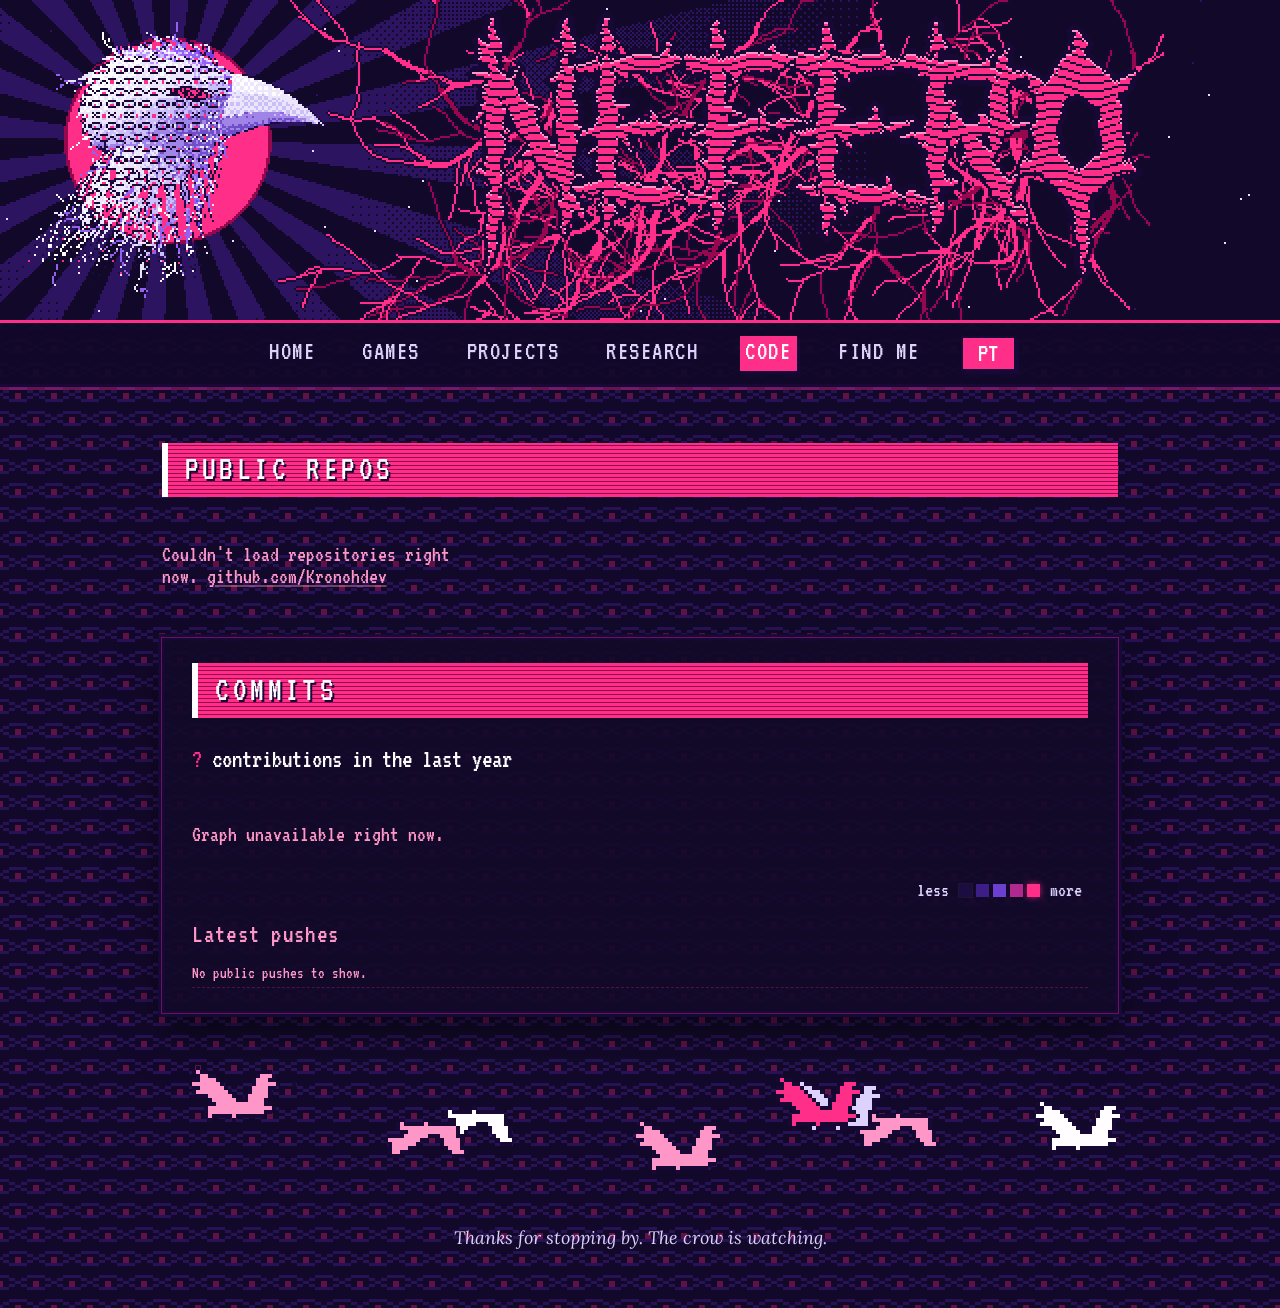
<file: codigo.html>
<!DOCTYPE html>
<html lang="en">
<head>
<meta charset="utf-8">
<meta name="viewport" content="width=device-width, initial-scale=1">
<title>Code · NEFERO</title>
<meta name="description" content="Kauã Neves (Neferoo): strange games with big atmosphere. Director at HFTS Productions.">
<meta property="og:title" content="NEFERO · Kauã Neves">
<meta property="og:description" content="Strange games with big atmosphere.">
<meta property="og:image" content="assets/banner.png">
<link rel="icon" href="assets/avatar.png">
<link rel="preconnect" href="https://fonts.googleapis.com">
<link href="https://fonts.googleapis.com/css2?family=Lora:ital,wght@0,400;0,700;1,400&family=VT323&display=swap" rel="stylesheet">
<link rel="stylesheet" href="style.css">
</head>
<body class="lang-en">

<header class="topo">
  <img class="banner pixel" src="assets/banner.gif" alt="NEFERO">
  <nav>
    <a href="index.html"><span class="en">Home</span><span class="pt">Início</span></a>
    <a href="jogos.html"><span class="en">Games</span><span class="pt">Jogos</span></a>
    <a href="projetos.html"><span class="en">Projects</span><span class="pt">Projetos</span></a>
    <a href="pesquisa.html"><span class="en">Research</span><span class="pt">Pesquisa</span></a>
    <a href="codigo.html" class="atual" aria-current="page"><span class="en">Code</span><span class="pt">Código</span></a>
    <a href="index.html#contact"><span class="en">Find me</span><span class="pt">Contato</span></a>
    <button id="idioma" type="button" aria-label="Switch language">PT</button>
  </nav>
</header>

<main>
  <section id="repos">
    <h2 class="titulo"><span class="en">Public repos</span><span class="pt">Repos públicos</span></h2>
    <div id="lista-repos" class="grade repos"><p class="carregando">…</p></div>
  </section>
  <section id="commits" class="placa">
    <h2>Commits</h2>
    <p class="contagem"><span id="total-commits">…</span> <span class="en">contributions in the last year</span><span class="pt">contribuições no último ano</span></p>
    <div class="grafico-envoltorio"><div id="grafico" class="grafico" aria-label="Contribution graph"></div></div>
    <div class="legenda"><span class="en">less</span><span class="pt">menos</span>
      <i class="n0"></i><i class="n1"></i><i class="n2"></i><i class="n3"></i><i class="n4"></i>
      <span class="en">more</span><span class="pt">mais</span></div>
    <h3><span class="en">Latest pushes</span><span class="pt">Últimos pushes</span></h3>
    <ul id="atividade" class="atividade"><li class="carregando">…</li></ul>
  </section>
</main>

<footer>
  <img src="assets/bando.gif" alt="" class="faixa pixel">
  <p><em class="en">Thanks for stopping by. The crow is watching.</em><em class="pt">Valeu pela visita. O corvo tá de olho.</em></p>
</footer>

<script src="main.js"></script>
</body>
</html>
</file>
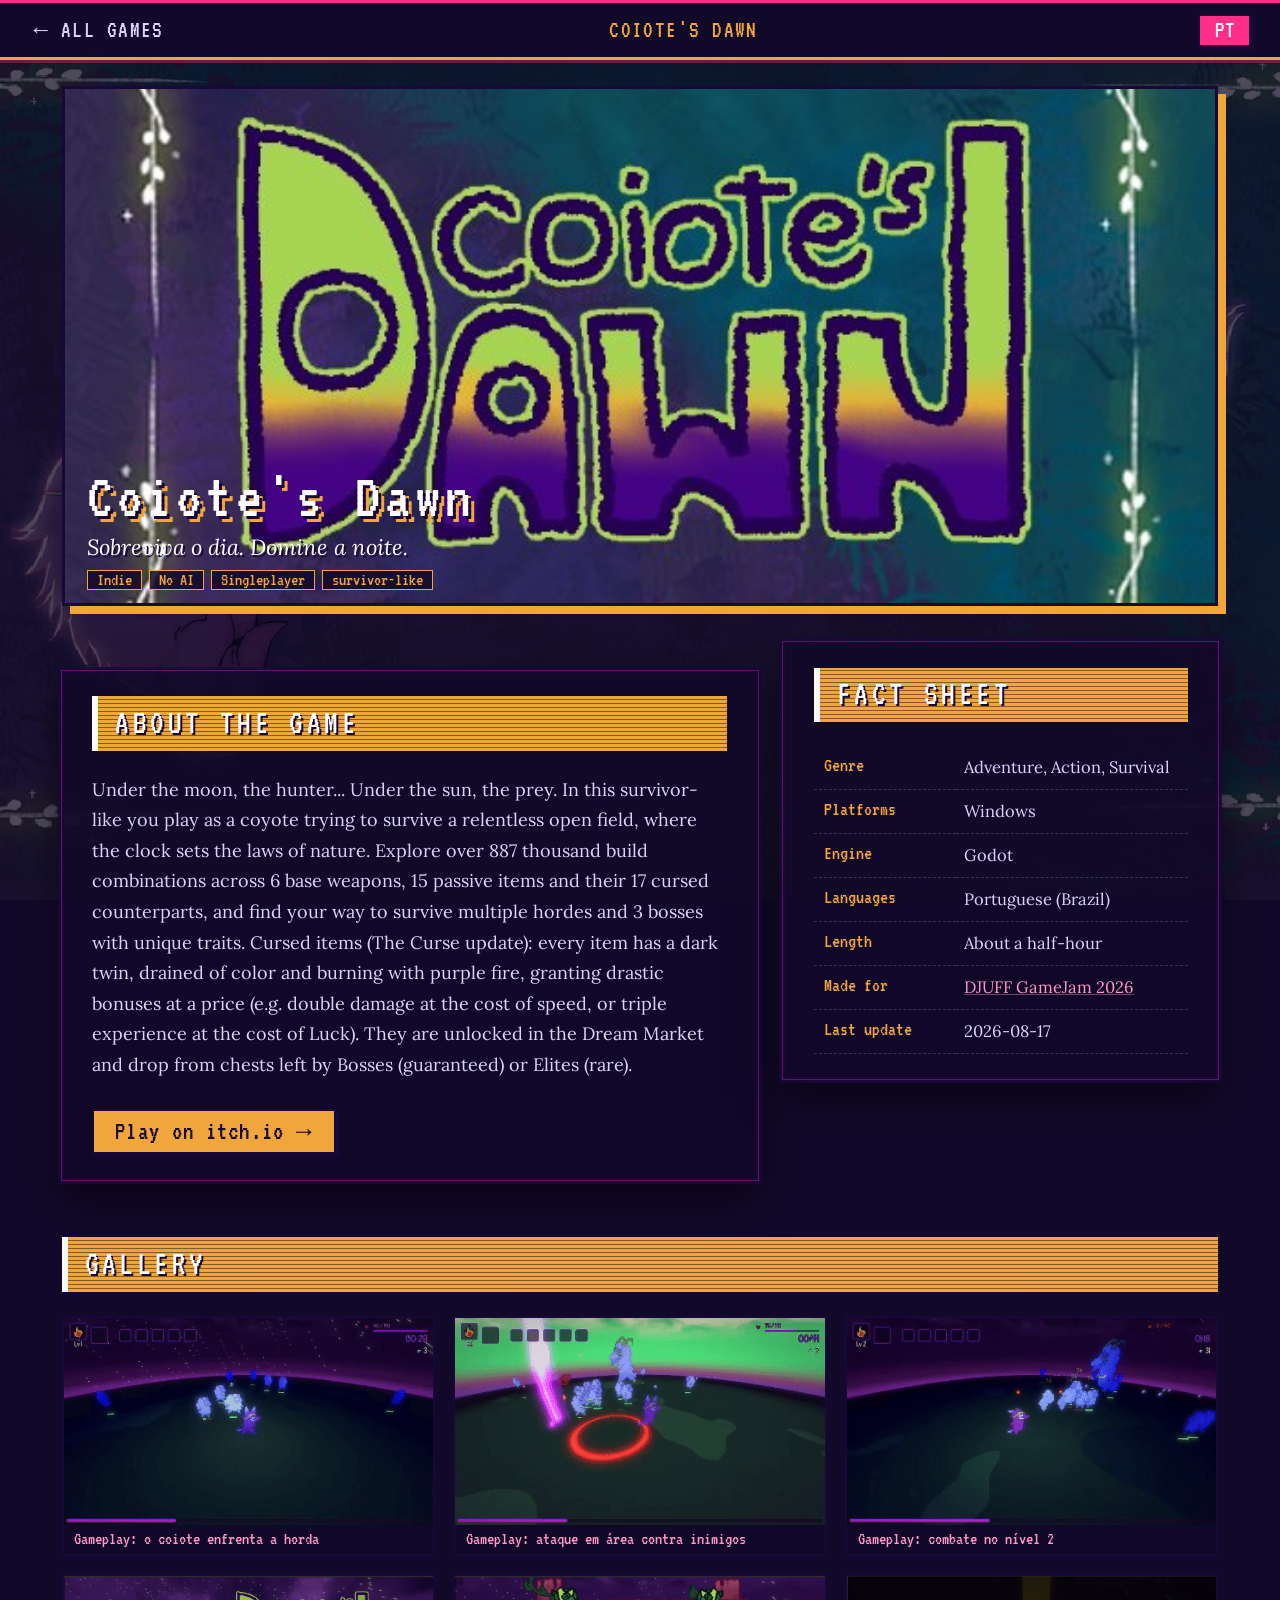
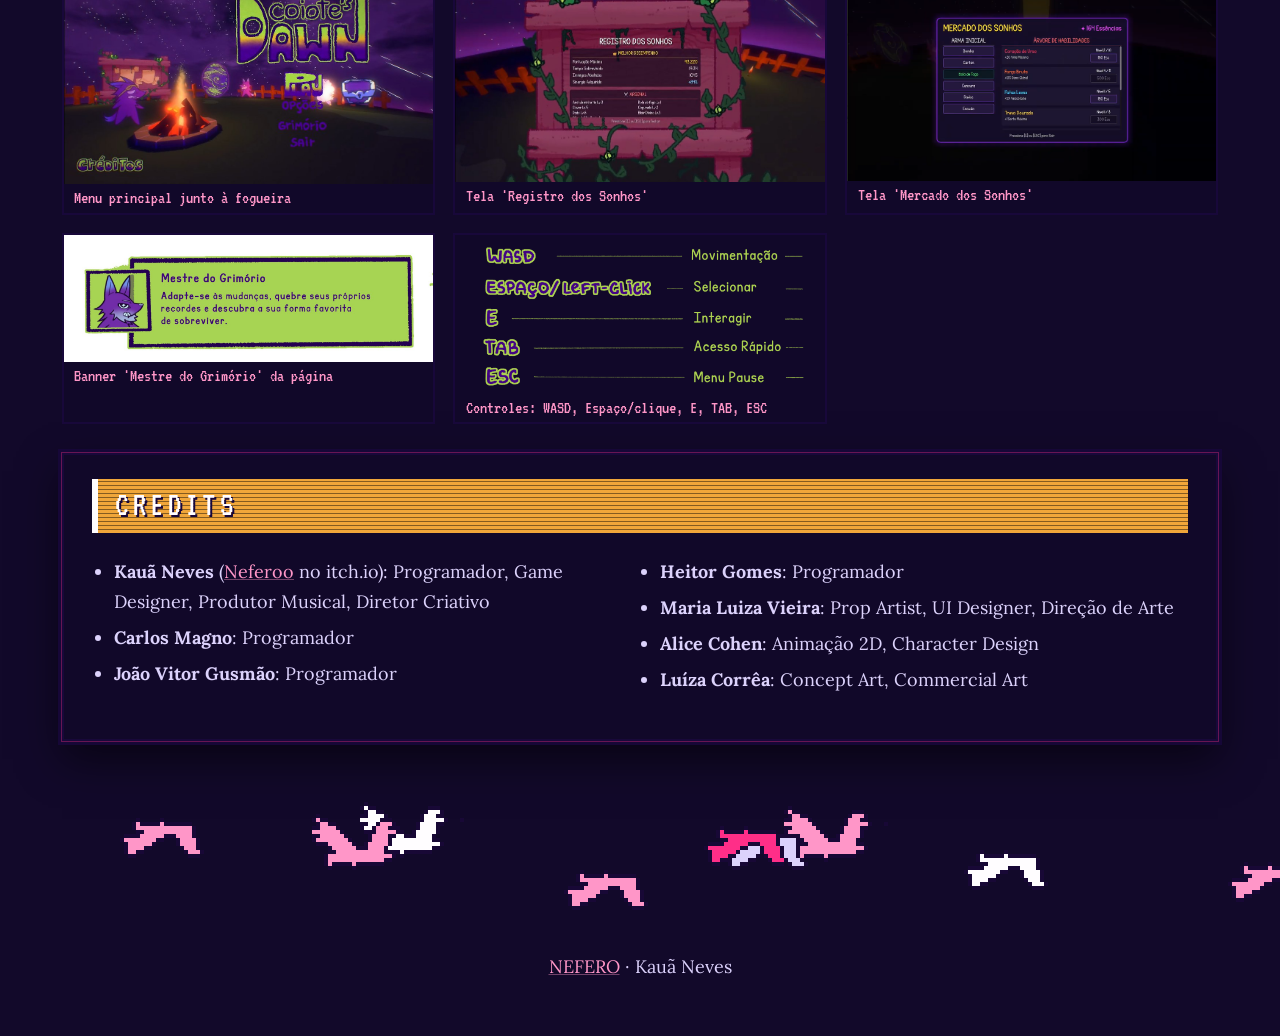
<file: coiotes-dawn.html>
<!DOCTYPE html>
<html lang="en">
<head>
<meta charset="utf-8">
<meta name="viewport" content="width=device-width, initial-scale=1">
<title>Coiote&#x27;s Dawn · NEFERO</title>
<meta name="description" content="Under the moon, the hunter... Under the sun, the prey. In this survivor-like you play as a coyote trying to survive a relentless open field, where the clock set">
<meta property="og:title" content="Coiote&#x27;s Dawn · NEFERO">
<meta property="og:image" content="assets/jogos/coiotes-dawn/capa.jpg">
<link rel="icon" href="assets/avatar.png">
<link rel="preconnect" href="https://fonts.googleapis.com">
<link href="https://fonts.googleapis.com/css2?family=Lora:ital,wght@0,400;0,700;1,400&family=VT323&display=swap" rel="stylesheet">
<link rel="stylesheet" href="style.css">
<link rel="stylesheet" href="jogo.css">
</head>
<body class="lang-en pagina-jogo" style="--destaque:#f0a63a;background-image:url('assets/jogos/coiotes-dawn/fundo.jpg')">
<nav class="nav-jogo">
  <a href="jogos.html">← <span class="en">All games</span><span class="pt">Todos os jogos</span></a>
  <span class="nome-jogo">Coiote&#x27;s Dawn</span>
  <button id="idioma" type="button" aria-label="Switch language">PT</button>
</nav>
<header class="capa-jogo">
  <img src="assets/jogos/coiotes-dawn/capa.jpg" alt="Coiote&#x27;s Dawn">
  <div class="sobre-capa">
    <h1>Coiote&#x27;s Dawn</h1>
    <p class="tagline">Sobreviva o dia. Domine a noite.</p>
    <div class="tags"><span>Indie</span><span>No AI</span><span>Singleplayer</span><span>survivor-like</span></div>
  </div>
</header>
<main>
  <div class="duas-colunas">
    <section class="placa">
      <h2><span class="en">About the game</span><span class="pt">Sobre o jogo</span></h2>
      <p class="en">Under the moon, the hunter... Under the sun, the prey. In this survivor-like you play as a coyote trying to survive a relentless open field, where the clock sets the laws of nature. Explore over 887 thousand build combinations across 6 base weapons, 15 passive items and their 17 cursed counterparts, and find your way to survive multiple hordes and 3 bosses with unique traits. Cursed items (The Curse update): every item has a dark twin, drained of color and burning with purple fire, granting drastic bonuses at a price (e.g. double damage at the cost of speed, or triple experience at the cost of Luck). They are unlocked in the Dream Market and drop from chests left by Bosses (guaranteed) or Elites (rare).</p>
      <p class="pt">Sob a lua, o caçador... Sob o sol, a presa. Neste survivor-like você entra na pele de um coiote tentando sobreviver a um campo aberto implacável, onde o relógio dita as leis da natureza. Explore mais de 887 mil combinações de builds, dentre 6 armas base, 15 itens passivos e suas 17 contrapartes amaldiçoadas! Encontre a sua resposta para sobreviver a múltiplas hordas e 3 bosses com características únicas. Itens amaldiçoados (update The Curse): todo item do jogo possui um gêmeo sombrio, drenado de cor e queimando com fogo roxo, que oferece bônus drásticos mas sempre cobra um preço (ex.: dobrar o dano ao custo da velocidade, ou triplicar a experiência ao custo da Sorte). Eles são desbloqueados no Dream Market e surgem em baús dropados por Bosses (garantido) ou Elites (chance rara).</p>
      <a class="botao jogar" href="https://hftsproductionsofc.itch.io/coiotes-dawn"><span class="en">Play on itch.io</span><span class="pt">Jogar no itch.io</span> →</a>
    </section>
    <aside class="placa">
      <h2><span class="en">Fact sheet</span><span class="pt">Ficha</span></h2>
      <table class="ficha"><tr><td><span class="en">Genre</span><span class="pt">Gênero</span></td><td>Adventure, Action, Survival</td></tr>
<tr><td><span class="en">Platforms</span><span class="pt">Plataformas</span></td><td>Windows</td></tr>
<tr><td><span class="en">Engine</span><span class="pt">Motor</span></td><td>Godot</td></tr>
<tr><td><span class="en">Languages</span><span class="pt">Idiomas</span></td><td>Portuguese (Brazil)</td></tr>
<tr><td><span class="en">Length</span><span class="pt">Duração</span></td><td>About a half-hour</td></tr>
<tr><td><span class="en">Made for</span><span class="pt">Feito para</span></td><td><a href="https://itch.io/jam/djuff-gamejam-2026">DJUFF GameJam 2026</a></td></tr>
<tr><td><span class="en">Last update</span><span class="pt">Última atualização</span></td><td>2026-08-17</td></tr></table>
    </aside>
  </div>
  <section>
    <h2 class="titulo"><span class="en">Gallery</span><span class="pt">Galeria</span></h2>
    <div class="galeria"><figure><img src="assets/jogos/coiotes-dawn/gif1.gif" alt="Gameplay: o coiote enfrenta a horda" loading="lazy"><figcaption>Gameplay: o coiote enfrenta a horda</figcaption></figure><figure><img src="assets/jogos/coiotes-dawn/gif2.gif" alt="Gameplay: ataque em área contra inimigos" loading="lazy"><figcaption>Gameplay: ataque em área contra inimigos</figcaption></figure><figure><img src="assets/jogos/coiotes-dawn/gif3.gif" alt="Gameplay: combate no nível 2" loading="lazy"><figcaption>Gameplay: combate no nível 2</figcaption></figure><figure><img src="assets/jogos/coiotes-dawn/shot1.jpg" alt="Menu principal junto à fogueira" loading="lazy"><figcaption>Menu principal junto à fogueira</figcaption></figure><figure><img src="assets/jogos/coiotes-dawn/shot2.jpg" alt="Tela &#x27;Registro dos Sonhos&#x27;" loading="lazy"><figcaption>Tela &#x27;Registro dos Sonhos&#x27;</figcaption></figure><figure><img src="assets/jogos/coiotes-dawn/shot3.png" alt="Tela &#x27;Mercado dos Sonhos&#x27;" loading="lazy"><figcaption>Tela &#x27;Mercado dos Sonhos&#x27;</figcaption></figure><figure><img src="assets/jogos/coiotes-dawn/grimorio.jpg" alt="Banner &#x27;Mestre do Grimório&#x27; da página" loading="lazy"><figcaption>Banner &#x27;Mestre do Grimório&#x27; da página</figcaption></figure><figure><img src="assets/jogos/coiotes-dawn/controles.png" alt="Controles: WASD, Espaço/clique, E, TAB, ESC" loading="lazy"><figcaption>Controles: WASD, Espaço/clique, E, TAB, ESC</figcaption></figure></div>
  </section>
  <section class="placa"><h2><span class="en">Credits</span><span class="pt">Créditos</span></h2><ul class="creditos"><li><b>Kauã Neves</b> (<a href="https://neferoo.itch.io">Neferoo</a> no itch.io): Programador, Game Designer, Produtor Musical, Diretor Criativo</li><li><b>Carlos Magno</b>: Programador</li><li><b>João Vitor Gusmão</b>: Programador</li><li><b>Heitor Gomes</b>: Programador</li><li><b>Maria Luiza Vieira</b>: Prop Artist, UI Designer, Direção de Arte</li><li><b>Alice Cohen</b>: Animação 2D, Character Design</li><li><b>Luíza Corrêa</b>: Concept Art, Commercial Art</li></ul></section>
</main>
<footer>
  <img src="assets/bando.gif" alt="" class="faixa pixel">
  <p><a href="index.html">NEFERO</a> · Kauã Neves</p>
</footer>
<div id="zoom"><img alt=""></div>
<script src="jogo.js"></script>
</body>
</html>
</file>
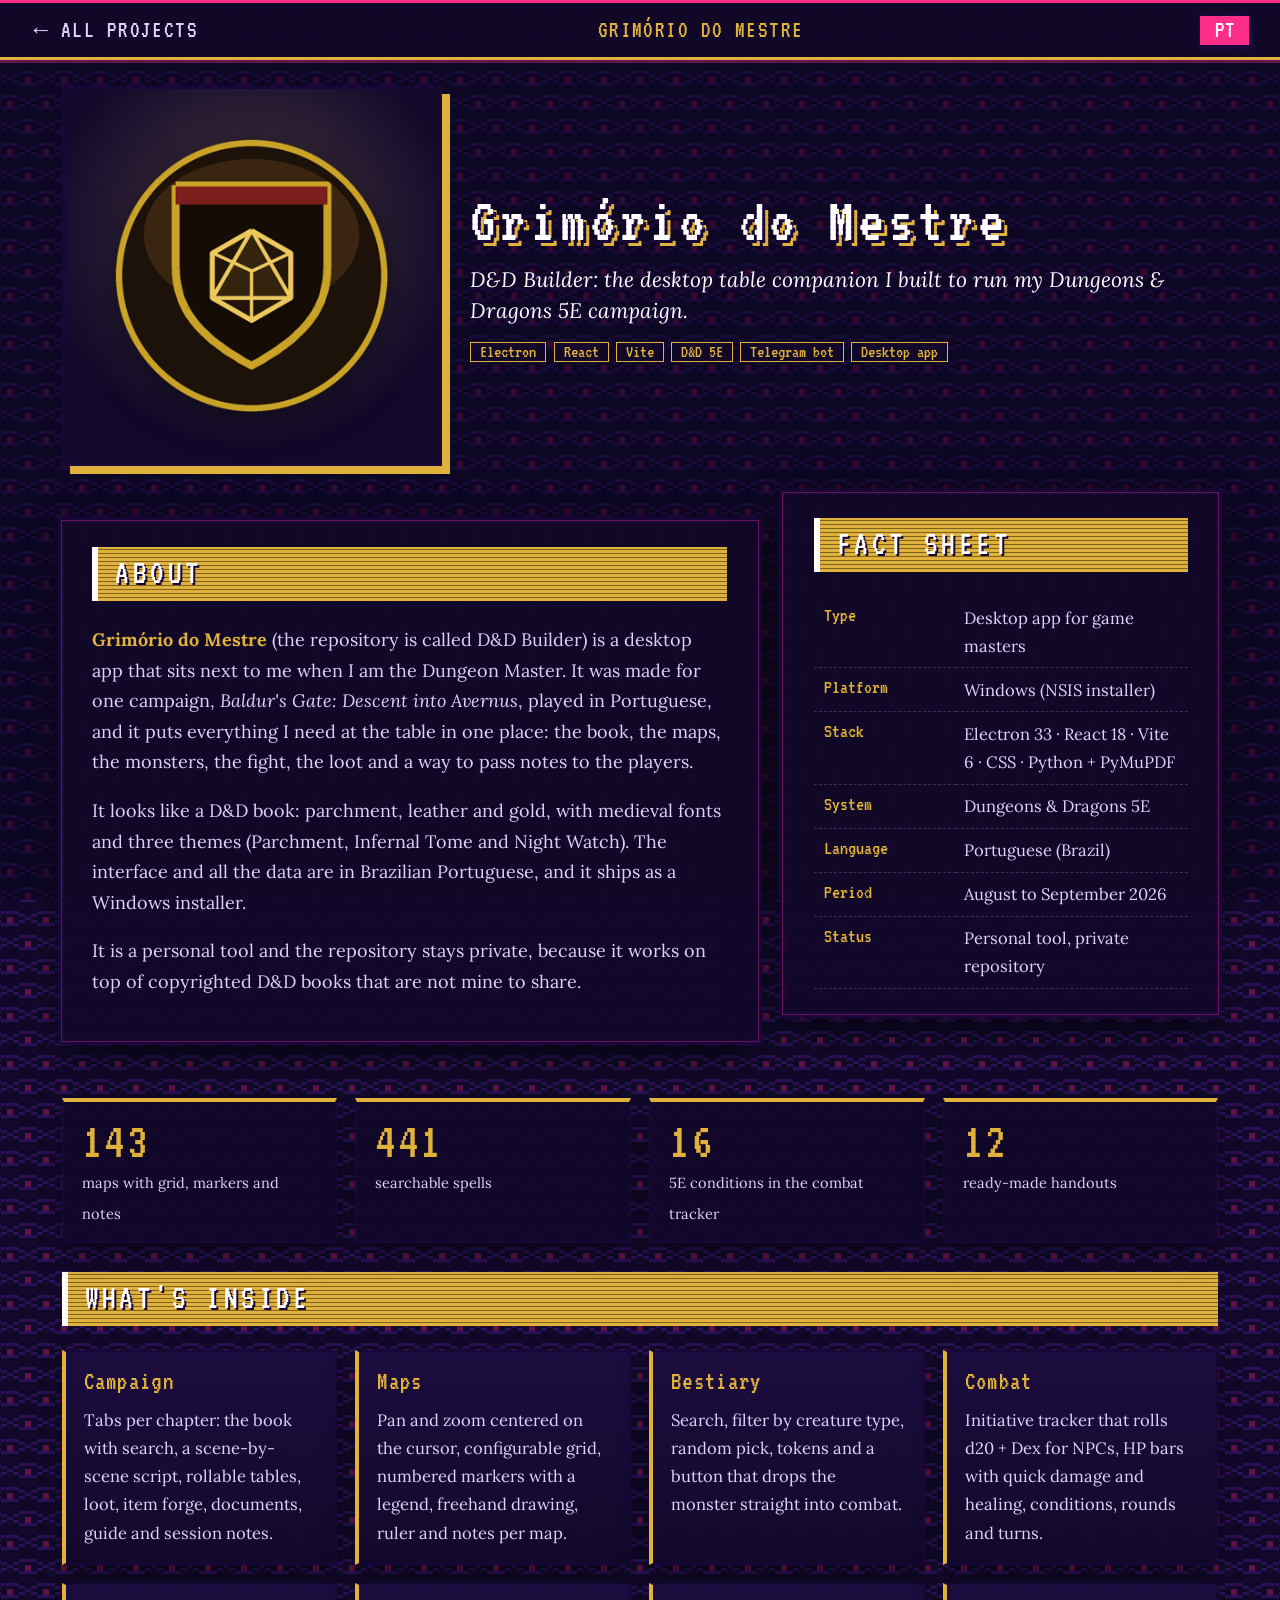
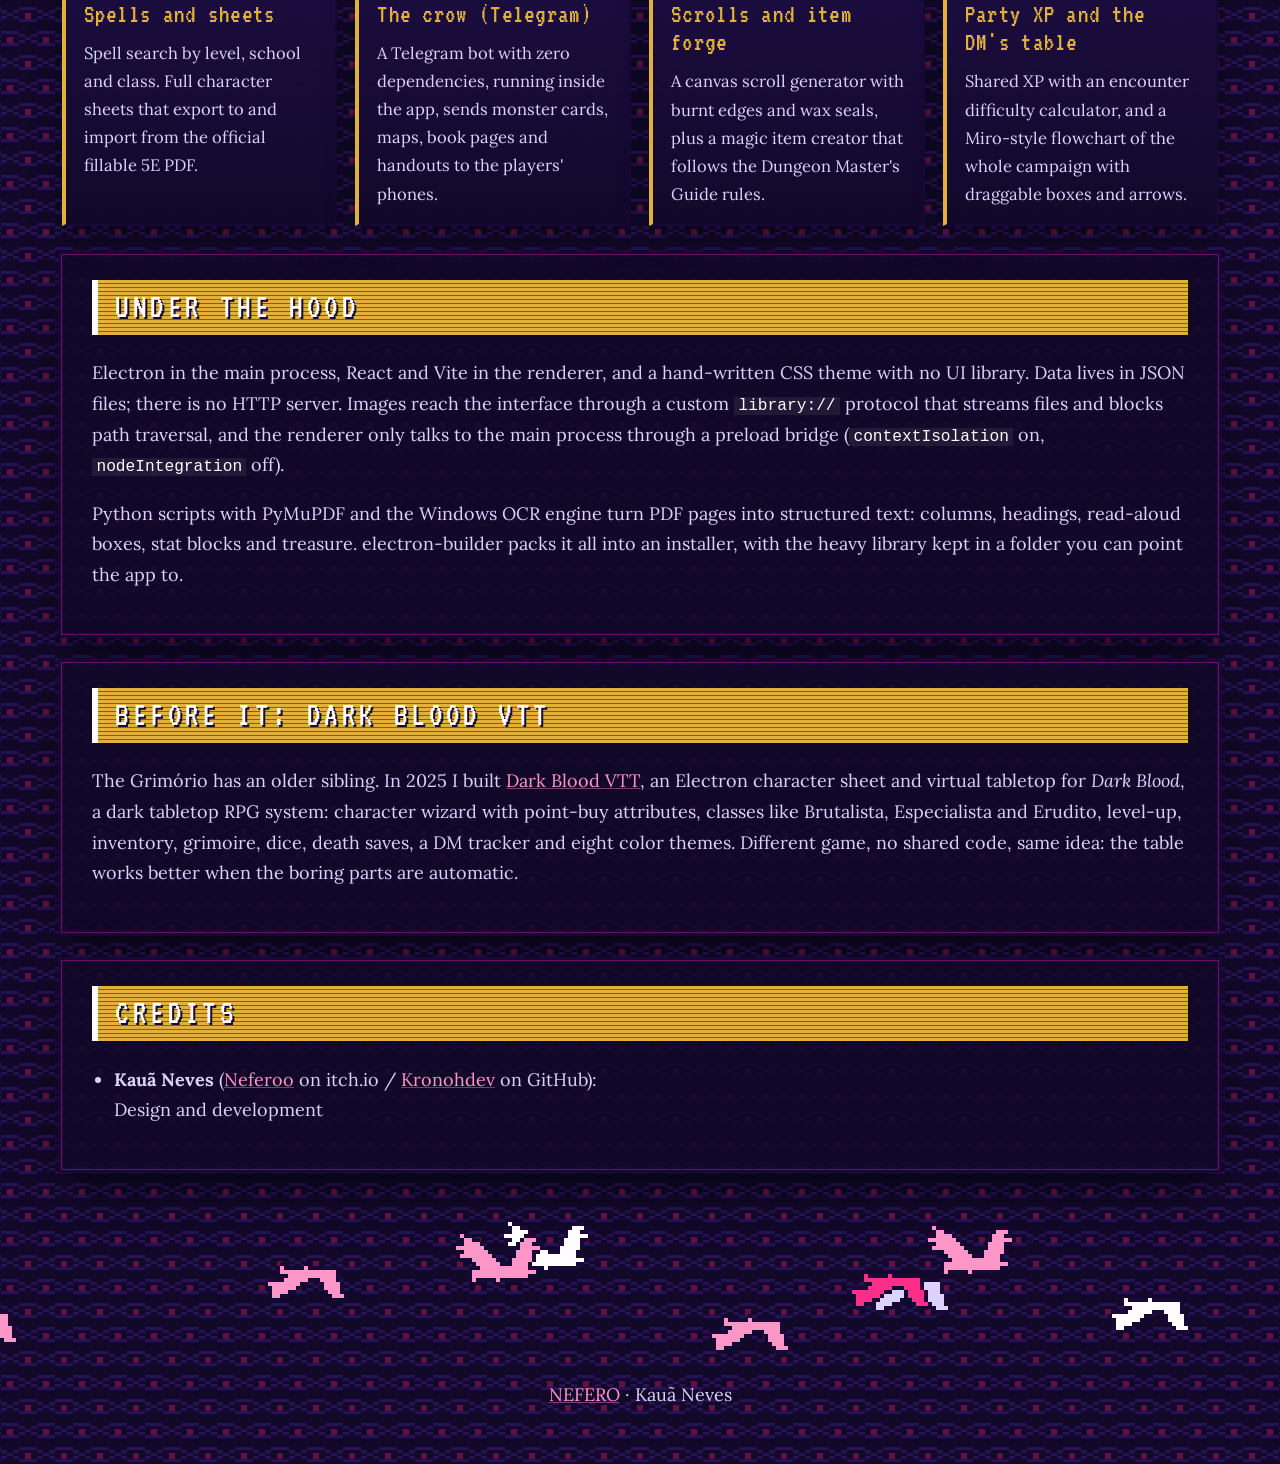
<file: dnd-builder.html>
<!DOCTYPE html>
<html lang="en">
<head>
<meta charset="utf-8">
<meta name="viewport" content="width=device-width, initial-scale=1">
<title>Grimório do Mestre · NEFERO</title>
<meta name="description" content="D&amp;D Builder: the desktop table companion I built to run my Dungeons &amp;amp; Dragons 5E campaign.">
<meta property="og:title" content="Grimório do Mestre · NEFERO">
<meta property="og:description" content="D&amp;D Builder: the desktop table companion I built to run my Dungeons &amp;amp; Dragons 5E campaign.">
<meta property="og:image" content="assets/projetos/dnd-builder/icone.png">
<link rel="icon" href="assets/avatar.png">
<link rel="preconnect" href="https://fonts.googleapis.com">
<link href="https://fonts.googleapis.com/css2?family=Lora:ital,wght@0,400;0,700;1,400&family=VT323&display=swap" rel="stylesheet">
<link rel="stylesheet" href="style.css">
<link rel="stylesheet" href="jogo.css">
<link rel="stylesheet" href="projeto.css">
</head>
<body class="lang-en pagina-jogo pagina-projeto" style="--destaque:#e0b23c">
<nav class="nav-jogo">
  <a href="projetos.html">← <span class="en">All projects</span><span class="pt">Todos os projetos</span></a>
  <span class="nome-jogo">Grimório do Mestre</span>
  <button id="idioma" type="button" aria-label="Switch language">PT</button>
</nav>
<header class="capa-projeto">
  <div class="emblema logo"><img src="assets/projetos/dnd-builder/icone.png" alt="Grimório do Mestre"></div>
  <div class="sobre-capa">
    <h1>Grimório do Mestre</h1>
    <p class="en tagline">D&D Builder: the desktop table companion I built to run my Dungeons &amp; Dragons 5E campaign.</p><p class="pt tagline">D&D Builder: o app de mesa que eu fiz para mestrar a minha campanha de Dungeons &amp; Dragons 5E.</p>
    <div class="tags"><span>Electron</span><span>React</span><span>Vite</span><span>D&amp;D 5E</span><span>Telegram bot</span><span>Desktop app</span></div>
  </div>
</header>
<main>
  <div class="duas-colunas">
    <section class="placa">
      <h2><span class="en">About</span><span class="pt">Sobre</span></h2>
      <p class="en"><strong>Grimório do Mestre</strong> (the repository is called D&amp;D Builder) is a desktop app that sits next to me when I am the Dungeon Master. It was made for one campaign, <em>Baldur's Gate: Descent into Avernus</em>, played in Portuguese, and it puts everything I need at the table in one place: the book, the maps, the monsters, the fight, the loot and a way to pass notes to the players.</p><p class="pt">O <strong>Grimório do Mestre</strong> (o repositório se chama D&amp;D Builder) é um app de desktop que fica do meu lado quando eu sou o mestre. Ele foi feito para uma campanha, <em>Descida ao Averno</em> (Baldur's Gate: Descent into Avernus), jogada em português, e junta tudo o que eu preciso na mesa: o livro, os mapas, os monstros, a luta, o tesouro e um jeito de passar bilhetes para os jogadores.</p><p class="en">It looks like a D&amp;D book: parchment, leather and gold, with medieval fonts and three themes (Parchment, Infernal Tome and Night Watch). The interface and all the data are in Brazilian Portuguese, and it ships as a Windows installer.</p><p class="pt">Ele tem cara de livro de D&amp;D: pergaminho, couro e dourado, com fontes medievais e três temas (Pergaminho, Tomo Infernal e Vigília Noturna). A interface e todos os dados estão em português, e ele sai como instalador para Windows.</p><p class="en">It is a personal tool and the repository stays private, because it works on top of copyrighted D&amp;D books that are not mine to share.</p><p class="pt">É uma ferramenta pessoal e o repositório fica privado, porque ela trabalha em cima de livros de D&amp;D protegidos por direitos autorais, que não são meus para compartilhar.</p>
      
    </section>
    <aside class="placa">
      <h2><span class="en">Fact sheet</span><span class="pt">Ficha</span></h2>
      <table class="ficha"><tr><td><span class="en">Type</span><span class="pt">Tipo</span></td><td><span class="en">Desktop app for game masters</span><span class="pt">App de desktop para mestres</span></td></tr>
<tr><td><span class="en">Platform</span><span class="pt">Plataforma</span></td><td><span class="en">Windows (NSIS installer)</span><span class="pt">Windows (instalador NSIS)</span></td></tr>
<tr><td>Stack</td><td>Electron 33 · React 18 · Vite 6 · CSS · Python + PyMuPDF</td></tr>
<tr><td><span class="en">System</span><span class="pt">Sistema</span></td><td>Dungeons &amp; Dragons 5E</td></tr>
<tr><td><span class="en">Language</span><span class="pt">Idioma</span></td><td><span class="en">Portuguese (Brazil)</span><span class="pt">Português (Brasil)</span></td></tr>
<tr><td><span class="en">Period</span><span class="pt">Período</span></td><td><span class="en">August to September 2026</span><span class="pt">Agosto a setembro de 2026</span></td></tr>
<tr><td>Status</td><td><span class="en">Personal tool, private repository</span><span class="pt">Ferramenta pessoal, repositório privado</span></td></tr></table>
    </aside>
  </div>
  <section><div class="numeros"><div class="numero"><b>143</b><span><span class="en">maps with grid, markers and notes</span><span class="pt">mapas com grade, marcadores e notas</span></span></div><div class="numero"><b>441</b><span><span class="en">searchable spells</span><span class="pt">magias pesquisáveis</span></span></div><div class="numero"><b>16</b><span><span class="en">5E conditions in the combat tracker</span><span class="pt">condições de 5E no rastreador de combate</span></span></div><div class="numero"><b>12</b><span><span class="en">ready-made handouts</span><span class="pt">documentos prontos para entregar</span></span></div></div></section>
  <section><h2 class="titulo"><span class="en">What's inside</span><span class="pt">O que tem dentro</span></h2><div class="blocos" style="--colunas:4"><div class="bloco"><h3><span class="en">Campaign</span><span class="pt">Campanha</span></h3><p class="en">Tabs per chapter: the book with search, a scene-by-scene script, rollable tables, loot, item forge, documents, guide and session notes.</p><p class="pt">Abas por capítulo: o livro com busca, roteiro cena a cena, tabelas roláveis, tesouro, forja de itens, documentos, guia e notas de sessão.</p></div><div class="bloco"><h3><span class="en">Maps</span><span class="pt">Mapas</span></h3><p class="en">Pan and zoom centered on the cursor, configurable grid, numbered markers with a legend, freehand drawing, ruler and notes per map.</p><p class="pt">Pan e zoom centrado no cursor, grade configurável, marcadores numerados com legenda, desenho livre, régua e notas por mapa.</p></div><div class="bloco"><h3><span class="en">Bestiary</span><span class="pt">Bestiário</span></h3><p class="en">Search, filter by creature type, random pick, tokens and a button that drops the monster straight into combat.</p><p class="pt">Busca, filtro por tipo de criatura, sorteio, tokens e um botão que joga o monstro direto no combate.</p></div><div class="bloco"><h3><span class="en">Combat</span><span class="pt">Combate</span></h3><p class="en">Initiative tracker that rolls d20 + Dex for NPCs, HP bars with quick damage and healing, conditions, rounds and turns.</p><p class="pt">Rastreador de iniciativa que rola d20 + Des para os NPCs, barras de PV com dano e cura rápidos, condições, rodadas e turnos.</p></div><div class="bloco"><h3><span class="en">Spells and sheets</span><span class="pt">Magias e fichas</span></h3><p class="en">Spell search by level, school and class. Full character sheets that export to and import from the official fillable 5E PDF.</p><p class="pt">Busca de magias por nível, escola e classe. Fichas completas que exportam e importam a ficha oficial preenchível de 5E em PDF.</p></div><div class="bloco"><h3><span class="en">The crow (Telegram)</span><span class="pt">O corvo (Telegram)</span></h3><p class="en">A Telegram bot with zero dependencies, running inside the app, sends monster cards, maps, book pages and handouts to the players' phones.</p><p class="pt">Um bot do Telegram sem nenhuma dependência, rodando dentro do app, manda cartas de monstro, mapas, páginas do livro e documentos para o celular dos jogadores.</p></div><div class="bloco"><h3><span class="en">Scrolls and item forge</span><span class="pt">Pergaminhos e forja</span></h3><p class="en">A canvas scroll generator with burnt edges and wax seals, plus a magic item creator that follows the Dungeon Master's Guide rules.</p><p class="pt">Um gerador de pergaminhos em canvas, com bordas queimadas e selo de cera, e um criador de itens mágicos que segue as regras do Guia do Mestre.</p></div><div class="bloco"><h3><span class="en">Party XP and the DM's table</span><span class="pt">XP da party e Mesa do Mestre</span></h3><p class="en">Shared XP with an encounter difficulty calculator, and a Miro-style flowchart of the whole campaign with draggable boxes and arrows.</p><p class="pt">XP compartilhado com calculadora de dificuldade de encontro, e um fluxograma estilo Miro da campanha inteira, com caixas e setas arrastáveis.</p></div></div></section>
  <section class="placa"><h2><span class="en">Under the hood</span><span class="pt">Por baixo do capô</span></h2><p class="en">Electron in the main process, React and Vite in the renderer, and a hand-written CSS theme with no UI library. Data lives in JSON files; there is no HTTP server. Images reach the interface through a custom <code>library://</code> protocol that streams files and blocks path traversal, and the renderer only talks to the main process through a preload bridge (<code>contextIsolation</code> on, <code>nodeIntegration</code> off).</p><p class="pt">Electron no processo principal, React e Vite no renderer e um tema em CSS escrito à mão, sem biblioteca de UI. Os dados ficam em arquivos JSON; não há servidor HTTP. As imagens chegam na interface por um protocolo próprio, <code>library://</code>, que serve os arquivos por stream e bloqueia path traversal, e o renderer só fala com o processo principal por uma ponte de preload (<code>contextIsolation</code> ligado, <code>nodeIntegration</code> desligado).</p><p class="en">Python scripts with PyMuPDF and the Windows OCR engine turn PDF pages into structured text: columns, headings, read-aloud boxes, stat blocks and treasure. electron-builder packs it all into an installer, with the heavy library kept in a folder you can point the app to.</p><p class="pt">Scripts em Python com PyMuPDF e o OCR do Windows transformam páginas de PDF em texto estruturado: colunas, títulos, caixas de leitura em voz alta, blocos de estatística e tesouros. O electron-builder empacota tudo num instalador, com a biblioteca pesada numa pasta que você aponta pelo app.</p></section>
  <section class="placa"><h2><span class="en">Before it: Dark Blood VTT</span><span class="pt">Antes dele: Dark Blood VTT</span></h2><p class="en">The Grimório has an older sibling. In 2025 I built <a href='https://github.com/Kronohdev/DarkBlood-TTRPG'>Dark Blood VTT</a>, an Electron character sheet and virtual tabletop for <em>Dark Blood</em>, a dark tabletop RPG system: character wizard with point-buy attributes, classes like Brutalista, Especialista and Erudito, level-up, inventory, grimoire, dice, death saves, a DM tracker and eight color themes. Different game, no shared code, same idea: the table works better when the boring parts are automatic.</p><p class="pt">O Grimório tem um irmão mais velho. Em 2025 eu fiz o <a href='https://github.com/Kronohdev/DarkBlood-TTRPG'>Dark Blood VTT</a>, uma ficha interativa e mesa virtual em Electron para <em>Dark Blood</em>, um sistema de RPG de mesa sombrio: criação de personagem com compra de pontos, classes como Brutalista, Especialista e Erudito, subida de nível, inventário, grimório, dados, testes contra a morte, um painel do mestre e oito temas de cor. Outro jogo, nenhum código em comum, a mesma ideia: a mesa funciona melhor quando a parte chata é automática.</p></section>
  <section class="placa"><h2><span class="en">Credits</span><span class="pt">Créditos</span></h2><ul class="creditos"><li><b>Kauã Neves</b> (<a href="https://neferoo.itch.io">Neferoo</a> <span class="en">on itch.io</span><span class="pt">no itch.io</span> / <a href="https://github.com/Kronohdev">Kronohdev</a> <span class="en">on GitHub</span><span class="pt">no GitHub</span>): <span class="en">Design and development</span><span class="pt">Design e desenvolvimento</span></li></ul></section>
</main>
<footer>
  <img src="assets/bando.gif" alt="" class="faixa pixel">
  <p><a href="index.html">NEFERO</a> · Kauã Neves</p>
</footer>
<div id="zoom"><img alt=""></div>
<script src="jogo.js"></script>
</body>
</html>
</file>
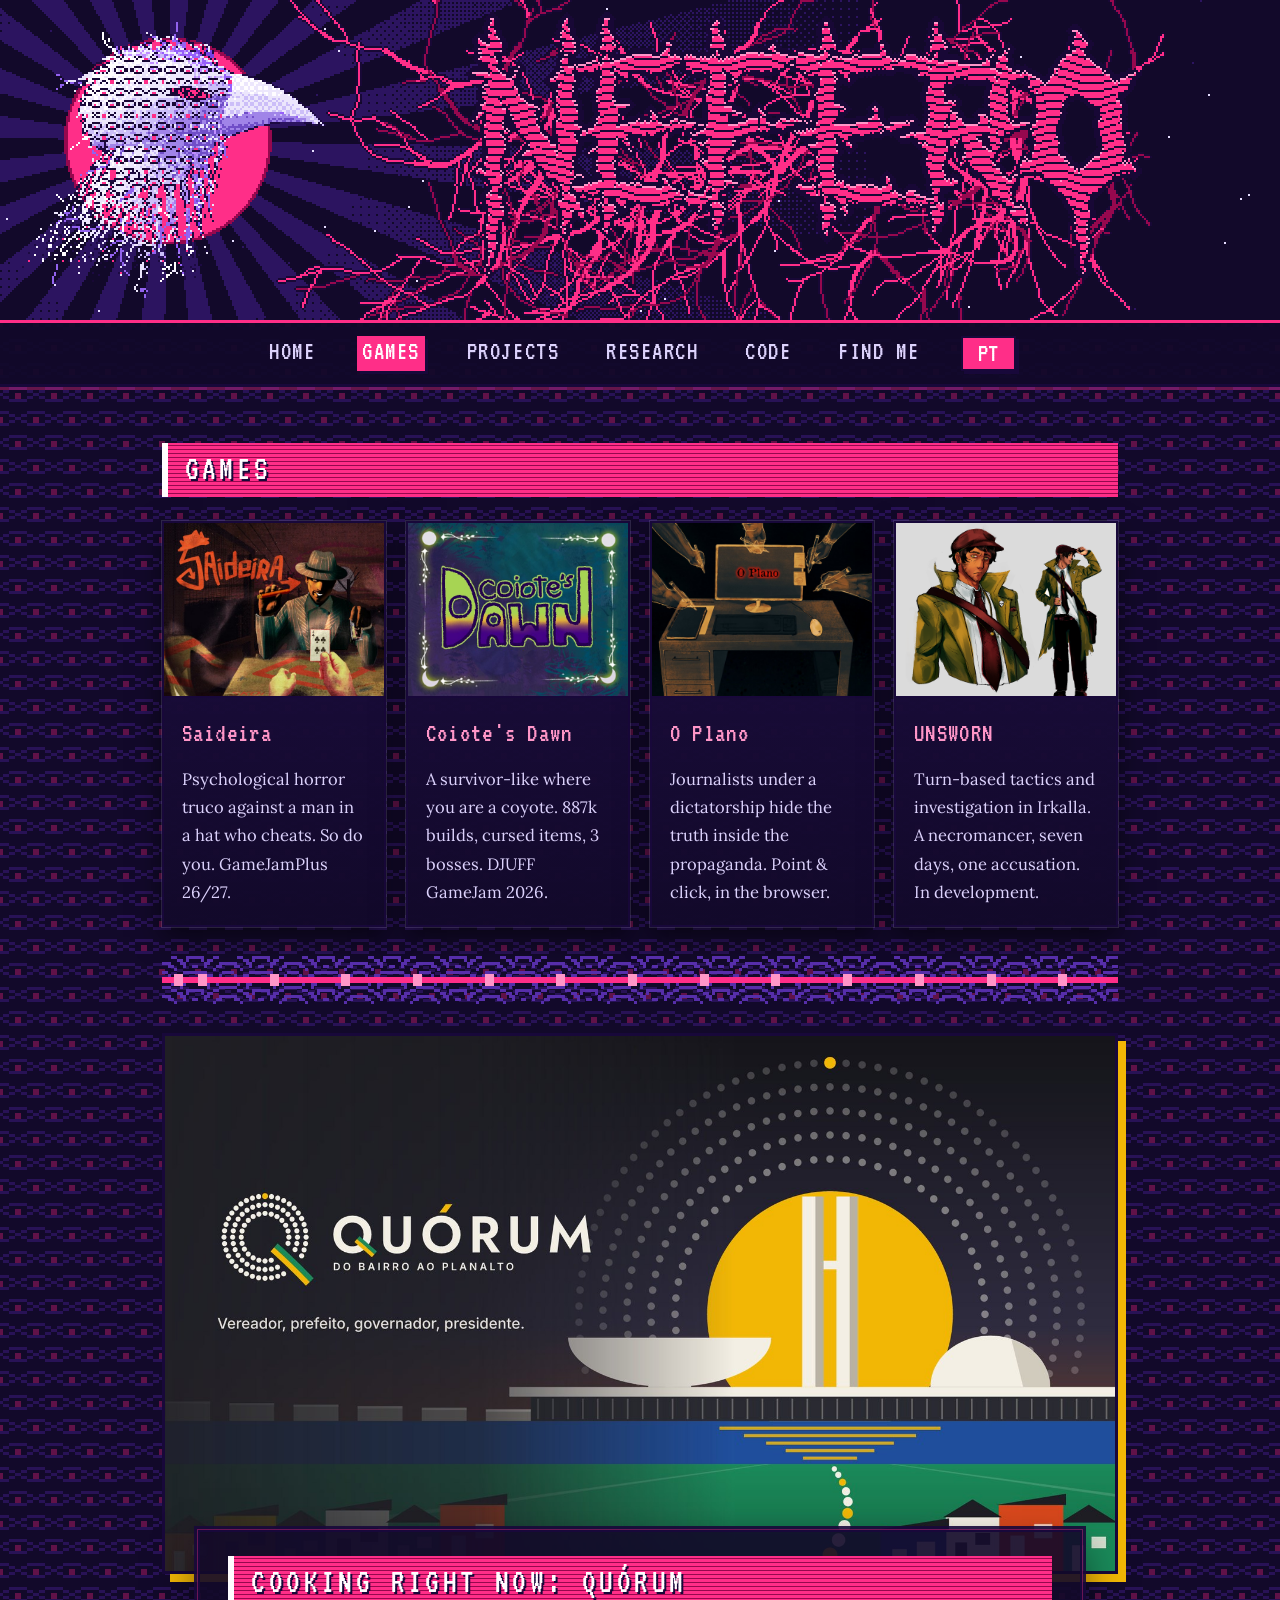
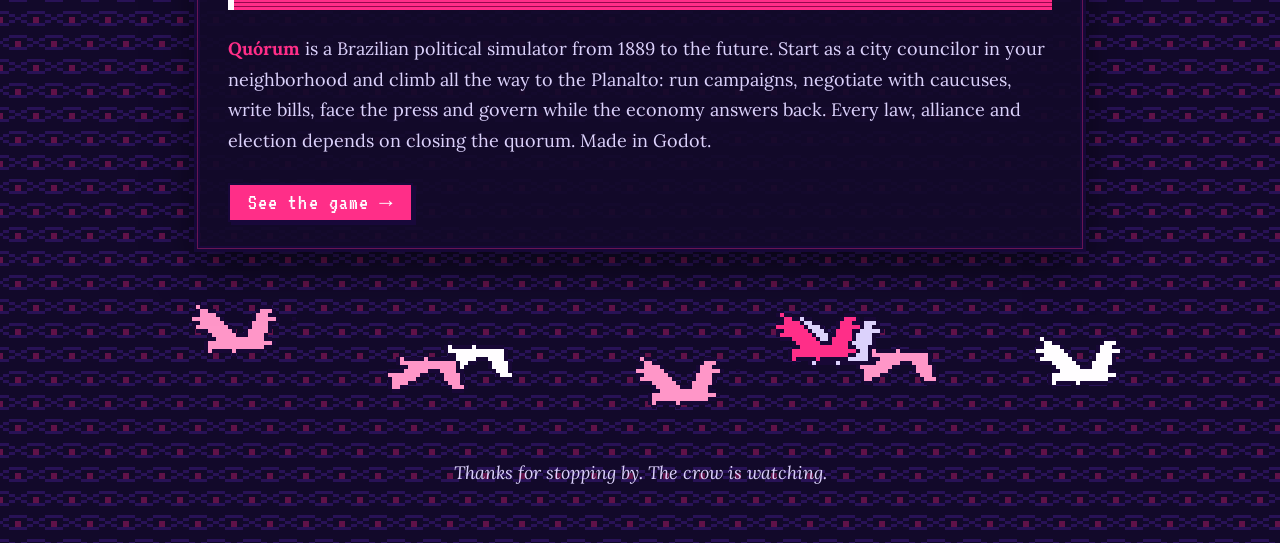
<file: jogos.html>
<!DOCTYPE html>
<html lang="en">
<head>
<meta charset="utf-8">
<meta name="viewport" content="width=device-width, initial-scale=1">
<title>Games · NEFERO</title>
<meta name="description" content="Kauã Neves (Neferoo): strange games with big atmosphere. Director at HFTS Productions.">
<meta property="og:title" content="NEFERO · Kauã Neves">
<meta property="og:description" content="Strange games with big atmosphere.">
<meta property="og:image" content="assets/banner.png">
<link rel="icon" href="assets/avatar.png">
<link rel="preconnect" href="https://fonts.googleapis.com">
<link href="https://fonts.googleapis.com/css2?family=Lora:ital,wght@0,400;0,700;1,400&family=VT323&display=swap" rel="stylesheet">
<link rel="stylesheet" href="style.css">
</head>
<body class="lang-en">

<header class="topo">
  <img class="banner pixel" src="assets/banner.gif" alt="NEFERO">
  <nav>
    <a href="index.html"><span class="en">Home</span><span class="pt">Início</span></a>
    <a href="jogos.html" class="atual" aria-current="page"><span class="en">Games</span><span class="pt">Jogos</span></a>
    <a href="projetos.html"><span class="en">Projects</span><span class="pt">Projetos</span></a>
    <a href="pesquisa.html"><span class="en">Research</span><span class="pt">Pesquisa</span></a>
    <a href="codigo.html"><span class="en">Code</span><span class="pt">Código</span></a>
    <a href="index.html#contact"><span class="en">Find me</span><span class="pt">Contato</span></a>
    <button id="idioma" type="button" aria-label="Switch language">PT</button>
  </nav>
</header>

<main>
  <section id="games">
    <h2 class="titulo"><span class="en">Games</span><span class="pt">Jogos</span></h2>
    <div class="grade jogos-capas">
      <a class="cartao capa" href="saideira.html">
        <img src="assets/jogos/saideira/capa.jpg" alt="Saideira">
        <h3>Saideira</h3>
        <p class="en">Psychological horror truco against a man in a hat who cheats. So do you. GameJamPlus 26/27.</p>
        <p class="pt">Truco de terror psicológico contra um homem de chapéu que rouba. Você também. GameJamPlus 26/27.</p>
      </a>
      <a class="cartao capa" href="coiotes-dawn.html">
        <img src="assets/jogos/coiotes-dawn/capa.jpg" alt="Coiote's Dawn">
        <h3>Coiote's Dawn</h3>
        <p class="en">A survivor-like where you are a coyote. 887k builds, cursed items, 3 bosses. DJUFF GameJam 2026.</p>
        <p class="pt">Survivor-like em que você é um coiote. 887 mil builds, itens amaldiçoados, 3 bosses. DJUFF GameJam 2026.</p>
      </a>
      <a class="cartao capa" href="o-plano.html">
        <img src="assets/jogos/o-plano/capa.jpg" alt="O Plano">
        <h3>O Plano</h3>
        <p class="en">Journalists under a dictatorship hide the truth inside the propaganda. Point &amp; click, in the browser.</p>
        <p class="pt">Jornalistas sob uma ditadura escondem a verdade dentro da propaganda. Point &amp; click no navegador.</p>
      </a>
      <a class="cartao capa" href="unsworn.html">
        <img src="assets/jogos/unsworn/necromante_conceito.png" alt="UNSWORN">
        <h3>UNSWORN</h3>
        <p class="en">Turn-based tactics and investigation in Irkalla. A necromancer, seven days, one accusation. In development.</p>
        <p class="pt">Tática por turnos e investigação em Irkalla. Um necromante, sete dias, uma acusação. Em desenvolvimento.</p>
      </a>
    </div>
  </section>
  <img src="assets/divisoria.gif" alt="" class="faixa pixel">
  <section id="quorum" class="quorum-destaque">
    <a href="quorum.html"><img src="assets/jogos/quorum/key_art.jpg" alt="Quórum: Do bairro ao Planalto"></a>
    <div class="placa">
      <h2><span class="en">Cooking right now: Quórum</span><span class="pt">Cozinhando agora: Quórum</span></h2>
      <p class="en"><strong>Quórum</strong> is a Brazilian political simulator from 1889 to the future. Start as a city councilor in your neighborhood and climb all the way to the Planalto: run campaigns, negotiate with caucuses, write bills, face the press and govern while the economy answers back. Every law, alliance and election depends on closing the quorum. Made in Godot.</p>
      <p class="pt"><strong>Quórum</strong> é um simulador político brasileiro de 1889 ao futuro. Comece como vereador no seu bairro e suba até o Planalto: monte campanhas, negocie com bancadas, escreva projetos de lei, enfrente a imprensa e governe com a economia respondendo. Cada lei, aliança e eleição depende de fechar o quórum. Feito em Godot.</p>
      <a class="botao" href="quorum.html"><span class="en">See the game</span><span class="pt">Ver o jogo</span> →</a>
    </div>
  </section>
</main>

<footer>
  <img src="assets/bando.gif" alt="" class="faixa pixel">
  <p><em class="en">Thanks for stopping by. The crow is watching.</em><em class="pt">Valeu pela visita. O corvo tá de olho.</em></p>
</footer>

<script src="main.js"></script>
</body>
</html>
</file>
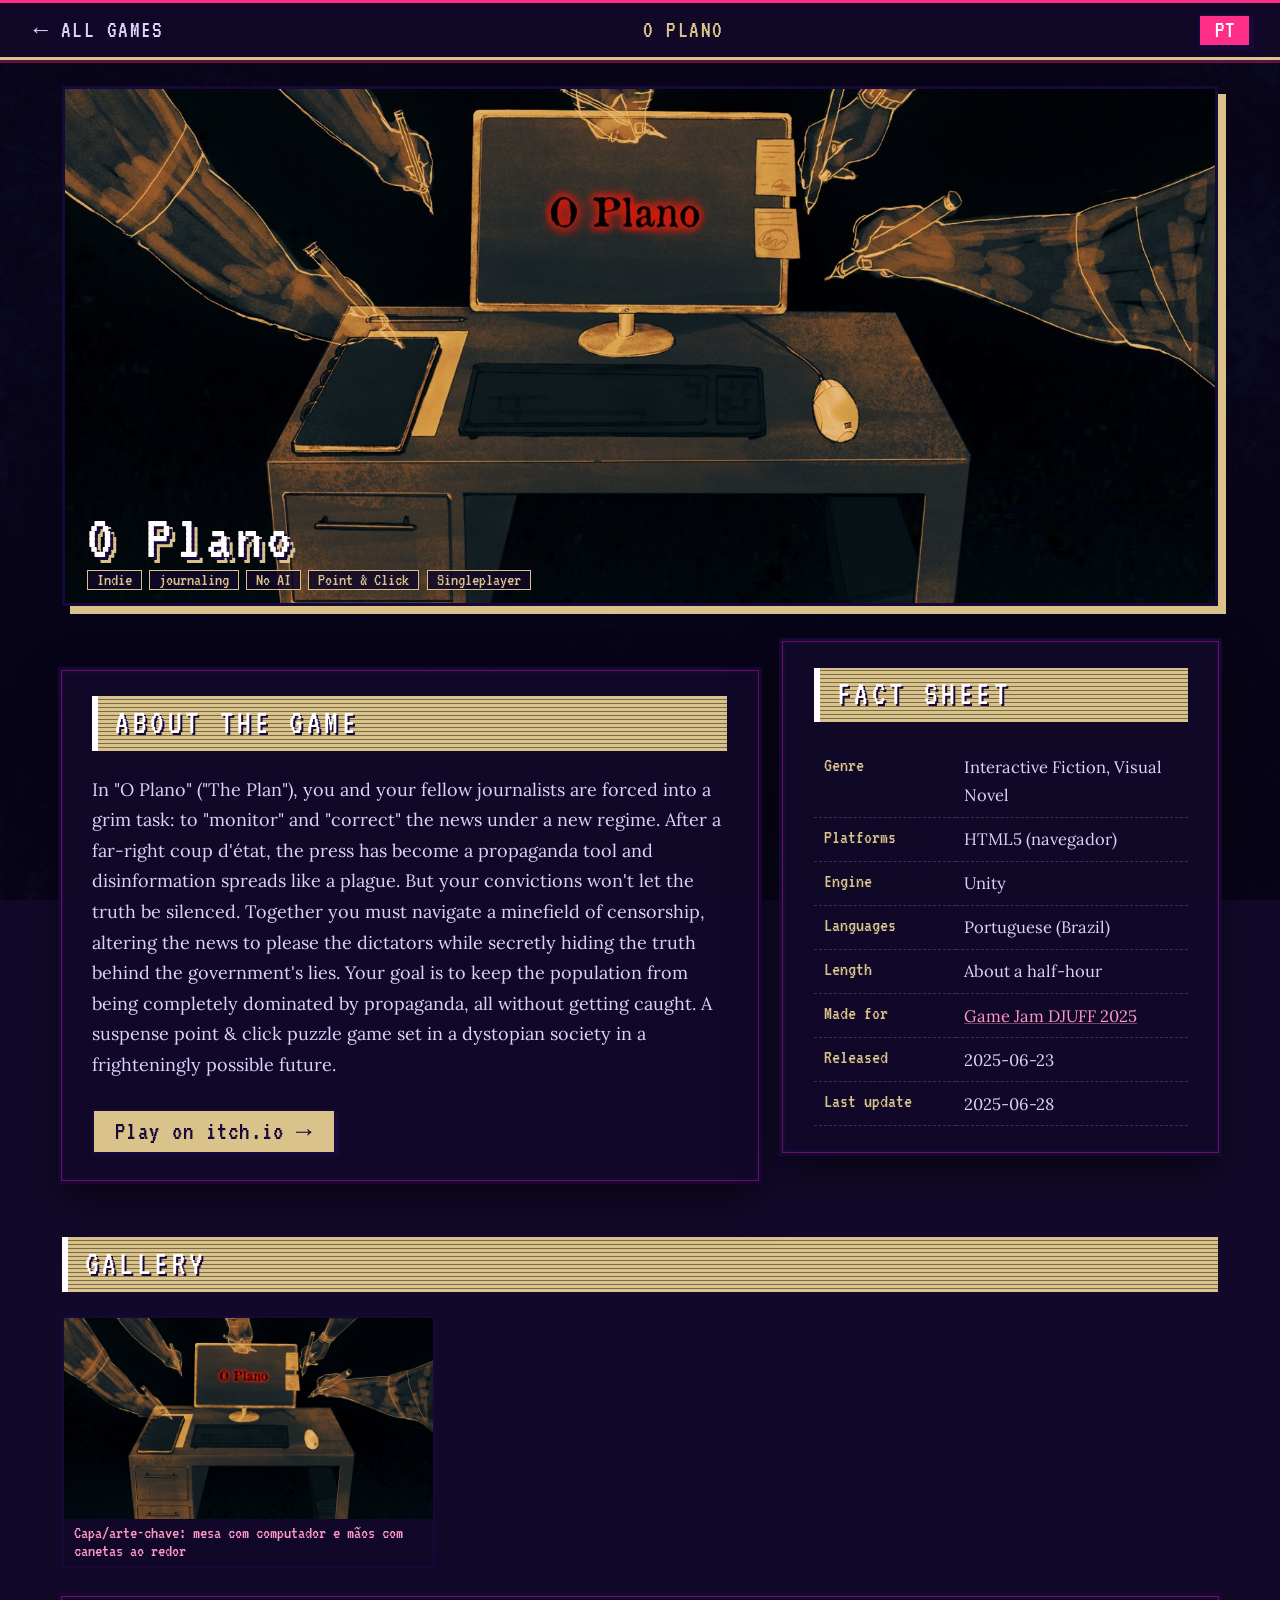
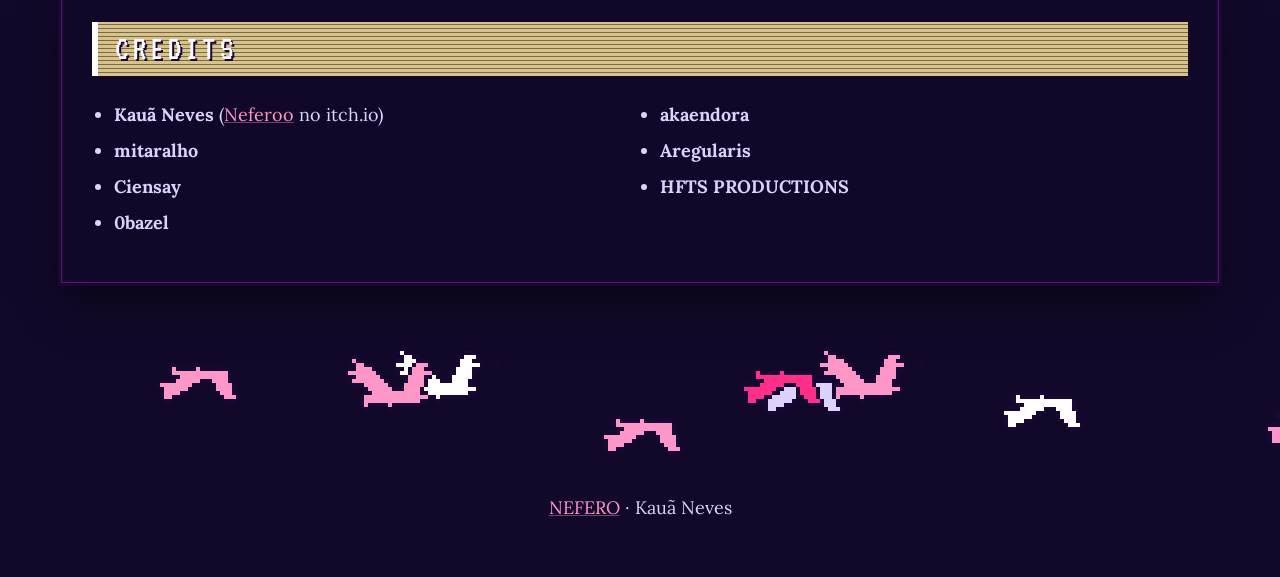
<file: o-plano.html>
<!DOCTYPE html>
<html lang="en">
<head>
<meta charset="utf-8">
<meta name="viewport" content="width=device-width, initial-scale=1">
<title>O Plano · NEFERO</title>
<meta name="description" content="In &quot;O Plano&quot; (&quot;The Plan&quot;), you and your fellow journalists are forced into a grim task: to &quot;monitor&quot; and &quot;correct&quot; the news under a new regime. After a far-righ">
<meta property="og:title" content="O Plano · NEFERO">
<meta property="og:image" content="assets/jogos/o-plano/capa.jpg">
<link rel="icon" href="assets/avatar.png">
<link rel="preconnect" href="https://fonts.googleapis.com">
<link href="https://fonts.googleapis.com/css2?family=Lora:ital,wght@0,400;0,700;1,400&family=VT323&display=swap" rel="stylesheet">
<link rel="stylesheet" href="style.css">
<link rel="stylesheet" href="jogo.css">
</head>
<body class="lang-en pagina-jogo" style="--destaque:#d9c38a;background-image:url('assets/jogos/o-plano/fundo.jpg')">
<nav class="nav-jogo">
  <a href="jogos.html">← <span class="en">All games</span><span class="pt">Todos os jogos</span></a>
  <span class="nome-jogo">O Plano</span>
  <button id="idioma" type="button" aria-label="Switch language">PT</button>
</nav>
<header class="capa-jogo">
  <img src="assets/jogos/o-plano/capa.jpg" alt="O Plano">
  <div class="sobre-capa">
    <h1>O Plano</h1>
    
    <div class="tags"><span>Indie</span><span>journaling</span><span>No AI</span><span>Point &amp; Click</span><span>Singleplayer</span></div>
  </div>
</header>
<main>
  <div class="duas-colunas">
    <section class="placa">
      <h2><span class="en">About the game</span><span class="pt">Sobre o jogo</span></h2>
      <p class="en">In &quot;O Plano&quot; (&quot;The Plan&quot;), you and your fellow journalists are forced into a grim task: to &quot;monitor&quot; and &quot;correct&quot; the news under a new regime. After a far-right coup d&#x27;état, the press has become a propaganda tool and disinformation spreads like a plague. But your convictions won&#x27;t let the truth be silenced. Together you must navigate a minefield of censorship, altering the news to please the dictators while secretly hiding the truth behind the government&#x27;s lies. Your goal is to keep the population from being completely dominated by propaganda, all without getting caught. A suspense point &amp; click puzzle game set in a dystopian society in a frighteningly possible future.</p>
      <p class="pt">Em &quot;O Plano&quot;, você e seus colegas jornalistas são forçados a uma tarefa sombria: &quot;monitorar&quot; e &quot;corrigir&quot; as notícias sob um novo regime. Após um golpe de Estado de extrema-direita, a imprensa virou ferramenta de propaganda, e a desinformação se espalha como uma praga. Mas suas convicções não permitirão que a verdade seja calada. Juntos, vocês devem navegar por um campo minado de censura, alterando as notícias para agradar os ditadores enquanto, secretamente, escondem a verdade por trás das mentiras do governo. Seu objetivo é garantir que a população não seja completamente dominada pela propaganda, tudo isso sem serem pegos. &quot;O Plano&quot; é um suspense, um puzzle point &amp; click que te transporta para uma sociedade distópica em um futuro assustadoramente possível. Você está pronto para lutar pela verdade? Ou o regime ditatorial lhe apetece?</p>
      <a class="botao jogar" href="https://neferoo.itch.io/oplano"><span class="en">Play on itch.io</span><span class="pt">Jogar no itch.io</span> →</a>
    </section>
    <aside class="placa">
      <h2><span class="en">Fact sheet</span><span class="pt">Ficha</span></h2>
      <table class="ficha"><tr><td><span class="en">Genre</span><span class="pt">Gênero</span></td><td>Interactive Fiction, Visual Novel</td></tr>
<tr><td><span class="en">Platforms</span><span class="pt">Plataformas</span></td><td>HTML5 (navegador)</td></tr>
<tr><td><span class="en">Engine</span><span class="pt">Motor</span></td><td>Unity</td></tr>
<tr><td><span class="en">Languages</span><span class="pt">Idiomas</span></td><td>Portuguese (Brazil)</td></tr>
<tr><td><span class="en">Length</span><span class="pt">Duração</span></td><td>About a half-hour</td></tr>
<tr><td><span class="en">Made for</span><span class="pt">Feito para</span></td><td><a href="https://itch.io/jam/game-jam-djuff-2025">Game Jam DJUFF 2025</a></td></tr>
<tr><td><span class="en">Released</span><span class="pt">Lançamento</span></td><td>2025-06-23</td></tr>
<tr><td><span class="en">Last update</span><span class="pt">Última atualização</span></td><td>2025-06-28</td></tr></table>
    </aside>
  </div>
  <section>
    <h2 class="titulo"><span class="en">Gallery</span><span class="pt">Galeria</span></h2>
    <div class="galeria"><figure><img src="assets/jogos/o-plano/capa.jpg" alt="Capa/arte-chave: mesa com computador e mãos com canetas ao redor" loading="lazy"><figcaption>Capa/arte-chave: mesa com computador e mãos com canetas ao redor</figcaption></figure></div>
  </section>
  <section class="placa"><h2><span class="en">Credits</span><span class="pt">Créditos</span></h2><ul class="creditos"><li><b>Kauã Neves</b> (<a href="https://neferoo.itch.io">Neferoo</a> no itch.io)</li><li><b>mitaralho</b></li><li><b>Ciensay</b></li><li><b>0bazel</b></li><li><b>akaendora</b></li><li><b>Aregularis</b></li><li><b>HFTS PRODUCTIONS</b></li></ul></section>
</main>
<footer>
  <img src="assets/bando.gif" alt="" class="faixa pixel">
  <p><a href="index.html">NEFERO</a> · Kauã Neves</p>
</footer>
<div id="zoom"><img alt=""></div>
<script src="jogo.js"></script>
</body>
</html>
</file>
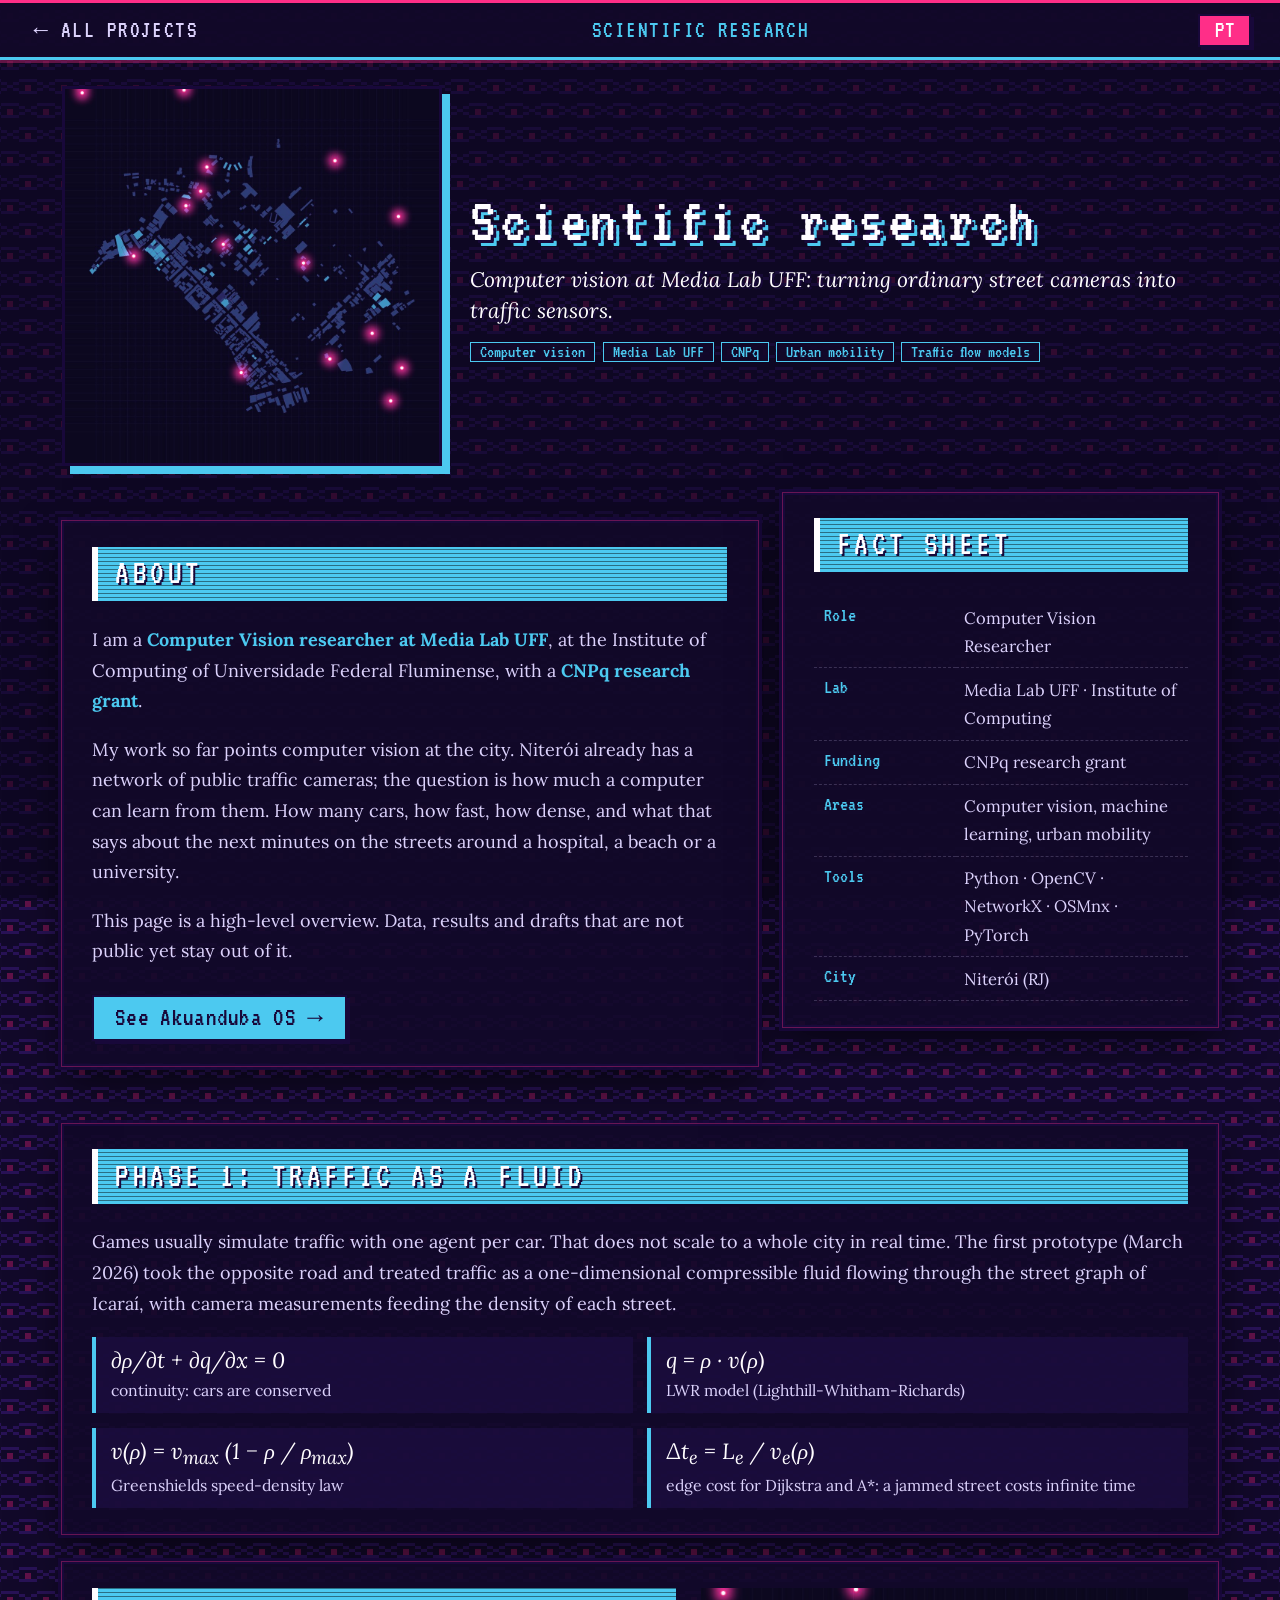
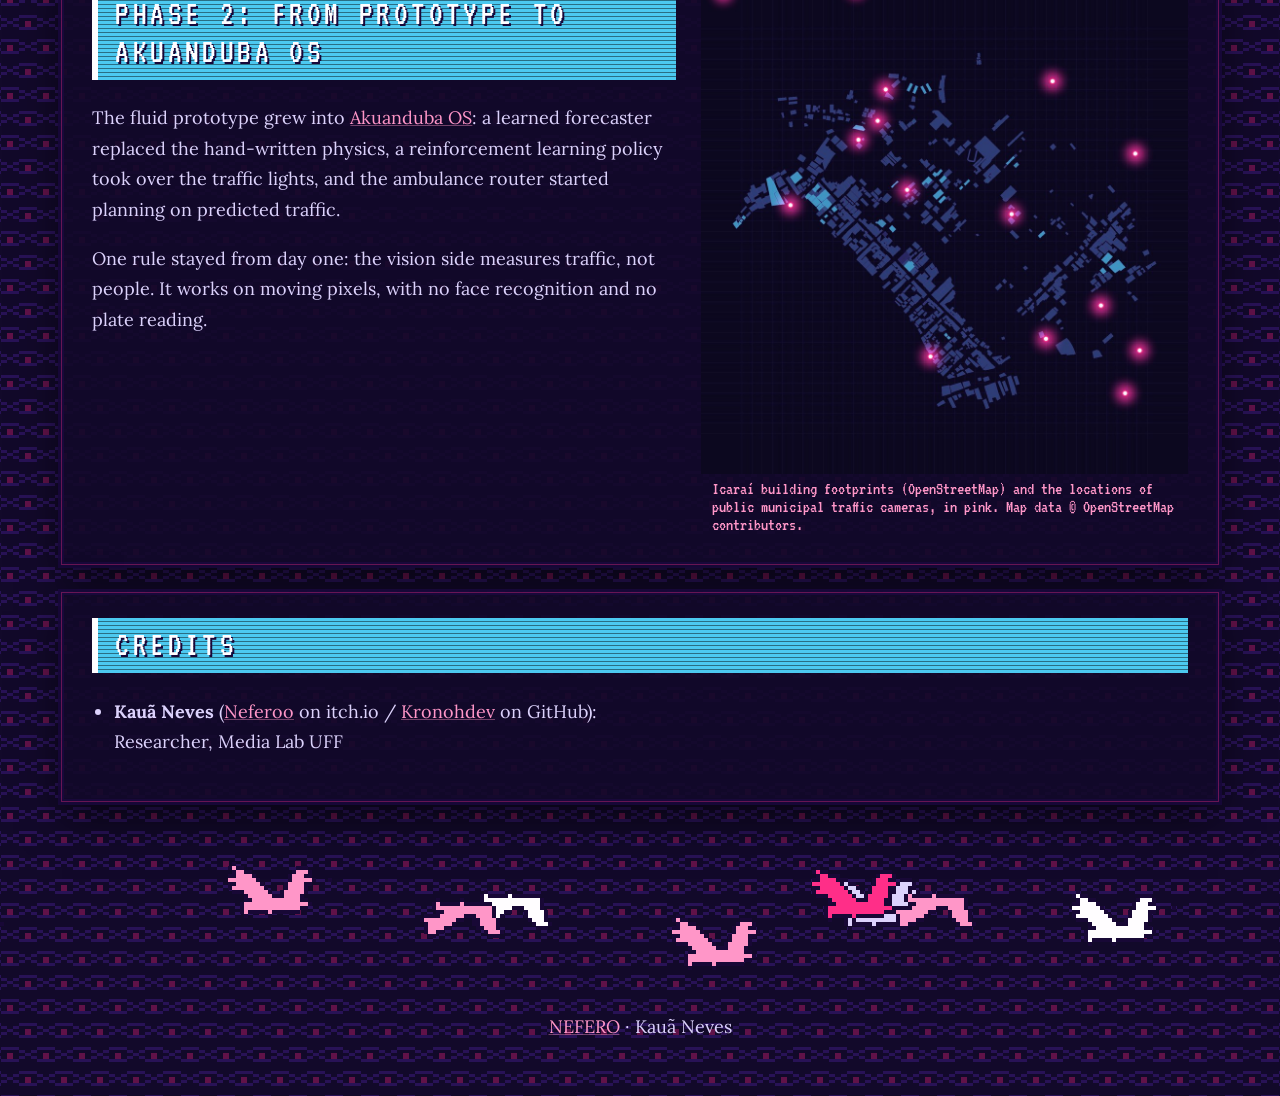
<file: pesquisa.html>
<!DOCTYPE html>
<html lang="en">
<head>
<meta charset="utf-8">
<meta name="viewport" content="width=device-width, initial-scale=1">
<title>Scientific research · NEFERO</title>
<meta name="description" content="Computer vision at Media Lab UFF: turning ordinary street cameras into traffic sensors.">
<meta property="og:title" content="Scientific research · NEFERO">
<meta property="og:description" content="Computer vision at Media Lab UFF: turning ordinary street cameras into traffic sensors.">
<meta property="og:image" content="assets/projetos/pesquisa/icarai_cameras.jpg">
<link rel="icon" href="assets/avatar.png">
<link rel="preconnect" href="https://fonts.googleapis.com">
<link href="https://fonts.googleapis.com/css2?family=Lora:ital,wght@0,400;0,700;1,400&family=VT323&display=swap" rel="stylesheet">
<link rel="stylesheet" href="style.css">
<link rel="stylesheet" href="jogo.css">
<link rel="stylesheet" href="projeto.css">
</head>
<body class="lang-en pagina-jogo pagina-projeto" style="--destaque:#4cc9f0">
<nav class="nav-jogo">
  <a href="projetos.html">← <span class="en">All projects</span><span class="pt">Todos os projetos</span></a>
  <span class="nome-jogo"><span class="en">Scientific research</span><span class="pt">Pesquisa científica</span></span>
  <button id="idioma" type="button" aria-label="Switch language">PT</button>
</nav>
<header class="capa-projeto">
  <div class="emblema foto"><img src="assets/projetos/pesquisa/icarai_cameras.jpg" alt="Scientific research"></div>
  <div class="sobre-capa">
    <h1><span class="en">Scientific research</span><span class="pt">Pesquisa científica</span></h1>
    <p class="en tagline">Computer vision at Media Lab UFF: turning ordinary street cameras into traffic sensors.</p><p class="pt tagline">Visão computacional no Media Lab UFF: transformando câmeras de rua comuns em sensores de trânsito.</p>
    <div class="tags"><span>Computer vision</span><span>Media Lab UFF</span><span>CNPq</span><span>Urban mobility</span><span>Traffic flow models</span></div>
  </div>
</header>
<main>
  <div class="duas-colunas">
    <section class="placa">
      <h2><span class="en">About</span><span class="pt">Sobre</span></h2>
      <p class="en">I am a <strong>Computer Vision researcher at Media Lab UFF</strong>, at the Institute of Computing of Universidade Federal Fluminense, with a <strong>CNPq research grant</strong>.</p><p class="pt">Sou <strong>pesquisador em Visão Computacional no Media Lab UFF</strong>, no Instituto de Computação da Universidade Federal Fluminense, com <strong>bolsa de pesquisa do CNPq</strong>.</p><p class="en">My work so far points computer vision at the city. Niterói already has a network of public traffic cameras; the question is how much a computer can learn from them. How many cars, how fast, how dense, and what that says about the next minutes on the streets around a hospital, a beach or a university.</p><p class="pt">Até aqui, o meu trabalho aponta a visão computacional para a cidade. Niterói já tem uma rede de câmeras públicas de trânsito; a pergunta é quanto um computador consegue aprender com elas. Quantos carros, a que velocidade, com que densidade, e o que isso diz sobre os próximos minutos nas ruas em volta de um hospital, de uma praia ou de uma universidade.</p><p class="en">This page is a high-level overview. Data, results and drafts that are not public yet stay out of it.</p><p class="pt">Esta página é uma visão geral. Dados, resultados e rascunhos que ainda não são públicos ficam de fora.</p>
      <a class="botao jogar" href="akuanduba.html"><span class="en">See Akuanduba OS</span><span class="pt">Ver o Akuanduba OS</span> →</a> 
    </section>
    <aside class="placa">
      <h2><span class="en">Fact sheet</span><span class="pt">Ficha</span></h2>
      <table class="ficha"><tr><td><span class="en">Role</span><span class="pt">Função</span></td><td><span class="en">Computer Vision Researcher</span><span class="pt">Pesquisador em Visão Computacional</span></td></tr>
<tr><td><span class="en">Lab</span><span class="pt">Laboratório</span></td><td><span class="en">Media Lab UFF · Institute of Computing</span><span class="pt">Media Lab UFF · Instituto de Computação</span></td></tr>
<tr><td><span class="en">Funding</span><span class="pt">Fomento</span></td><td><span class="en">CNPq research grant</span><span class="pt">Bolsa de pesquisa do CNPq</span></td></tr>
<tr><td><span class="en">Areas</span><span class="pt">Áreas</span></td><td><span class="en">Computer vision, machine learning, urban mobility</span><span class="pt">Visão computacional, aprendizado de máquina, mobilidade urbana</span></td></tr>
<tr><td><span class="en">Tools</span><span class="pt">Ferramentas</span></td><td>Python · OpenCV · NetworkX · OSMnx · PyTorch</td></tr>
<tr><td><span class="en">City</span><span class="pt">Cidade</span></td><td>Niterói (RJ)</td></tr></table>
    </aside>
  </div>
  <section class="placa"><h2><span class="en">Phase 1: traffic as a fluid</span><span class="pt">Fase 1: o trânsito como fluido</span></h2><p class="en">Games usually simulate traffic with one agent per car. That does not scale to a whole city in real time. The first prototype (March 2026) took the opposite road and treated traffic as a one-dimensional compressible fluid flowing through the street graph of Icaraí, with camera measurements feeding the density of each street.</p><p class="pt">Jogos costumam simular trânsito com um agente por carro. Isso não escala para uma cidade inteira em tempo real. O primeiro protótipo (março de 2026) seguiu o caminho oposto e tratou o trânsito como um fluido compressível unidimensional correndo pelo grafo das ruas de Icaraí, com as medições das câmeras alimentando a densidade de cada rua.</p><dl class="formulas"><div><dt>∂ρ/∂t + ∂q/∂x = 0</dt><dd><span class="en">continuity: cars are conserved</span><span class="pt">continuidade: carro não some</span></dd></div><div><dt>q = ρ · v(ρ)</dt><dd><span class="en">LWR model (Lighthill-Whitham-Richards)</span><span class="pt">modelo LWR (Lighthill-Whitham-Richards)</span></dd></div><div><dt>v(ρ) = v<sub>max</sub> (1 − ρ / ρ<sub>max</sub>)</dt><dd><span class="en">Greenshields speed-density law</span><span class="pt">lei velocidade-densidade de Greenshields</span></dd></div><div><dt>Δt<sub>e</sub> = L<sub>e</sub> / v<sub>e</sub>(ρ)</dt><dd><span class="en">edge cost for Dijkstra and A*: a jammed street costs infinite time</span><span class="pt">custo da aresta no Dijkstra e no A*: rua parada custa tempo infinito</span></dd></div></dl></section>
  <section class="placa figura-lado"><div><h2><span class="en">Phase 2: from prototype to Akuanduba OS</span><span class="pt">Fase 2: do protótipo ao Akuanduba OS</span></h2><p class="en">The fluid prototype grew into <a href='akuanduba.html'>Akuanduba OS</a>: a learned forecaster replaced the hand-written physics, a reinforcement learning policy took over the traffic lights, and the ambulance router started planning on predicted traffic.</p><p class="pt">O protótipo de fluido cresceu e virou o <a href='akuanduba.html'>Akuanduba OS</a>: um previsor aprendido substituiu a física escrita à mão, uma política de aprendizado por reforço assumiu os semáforos e o roteador de ambulâncias passou a planejar sobre o trânsito previsto.</p><p class="en">One rule stayed from day one: the vision side measures traffic, not people. It works on moving pixels, with no face recognition and no plate reading.</p><p class="pt">Uma regra ficou desde o primeiro dia: a visão mede trânsito, não pessoas. Ela trabalha com pixels em movimento, sem reconhecimento facial e sem leitura de placas.</p></div><figure class="galeria uma"><img src="assets/projetos/pesquisa/icarai_cameras.jpg" alt="Icaraí building footprints (OpenStreetMap) and the locations of public municipal traffic cameras, in pink. Map data © OpenStreetMap contributors." loading="lazy"><figcaption><span class="en">Icaraí building footprints (OpenStreetMap) and the locations of public municipal traffic cameras, in pink. Map data © OpenStreetMap contributors.</span><span class="pt">Contornos dos prédios de Icaraí (OpenStreetMap) e a posição das câmeras públicas de trânsito da prefeitura, em rosa. Dados do mapa © colaboradores do OpenStreetMap.</span></figcaption></figure></section>
  <section class="placa"><h2><span class="en">Credits</span><span class="pt">Créditos</span></h2><ul class="creditos"><li><b>Kauã Neves</b> (<a href="https://neferoo.itch.io">Neferoo</a> <span class="en">on itch.io</span><span class="pt">no itch.io</span> / <a href="https://github.com/Kronohdev">Kronohdev</a> <span class="en">on GitHub</span><span class="pt">no GitHub</span>): <span class="en">Researcher, Media Lab UFF</span><span class="pt">Pesquisador, Media Lab UFF</span></li></ul></section>
</main>
<footer>
  <img src="assets/bando.gif" alt="" class="faixa pixel">
  <p><a href="index.html">NEFERO</a> · Kauã Neves</p>
</footer>
<div id="zoom"><img alt=""></div>
<script src="jogo.js"></script>
</body>
</html>
</file>
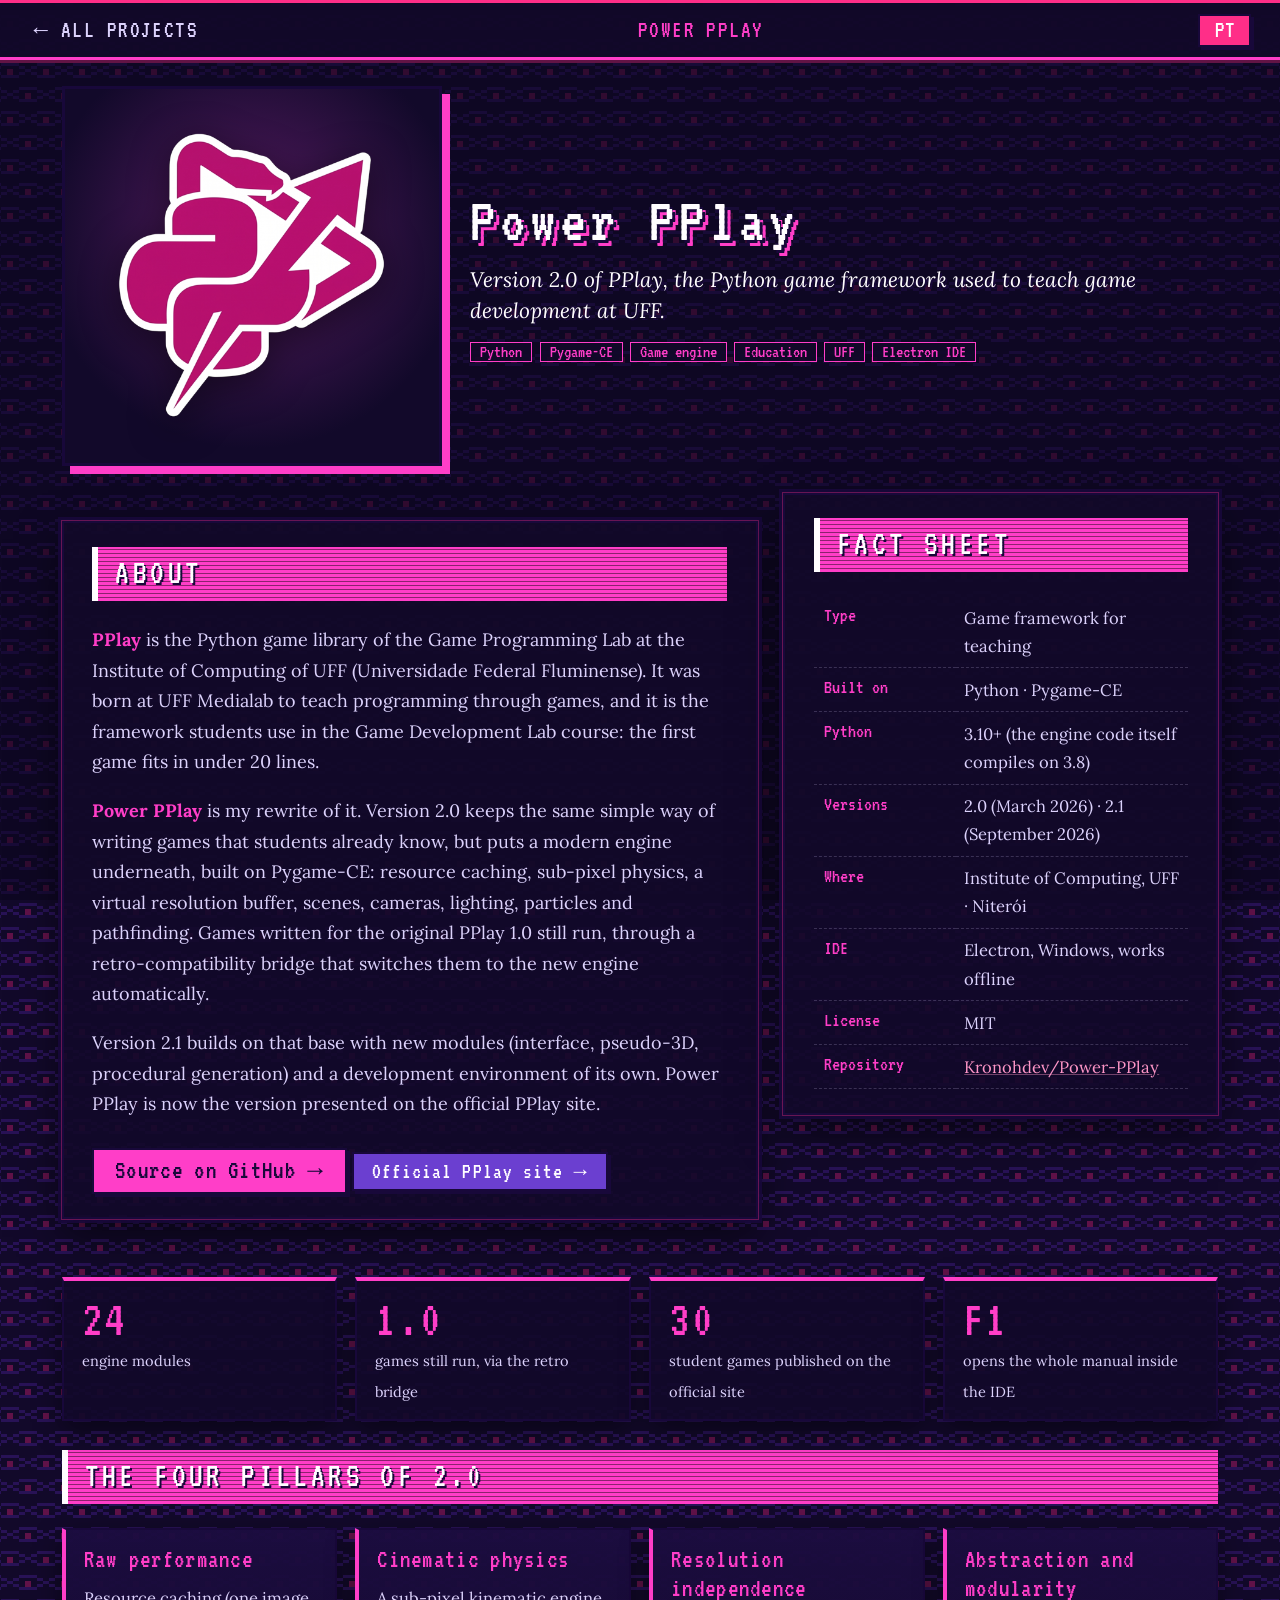
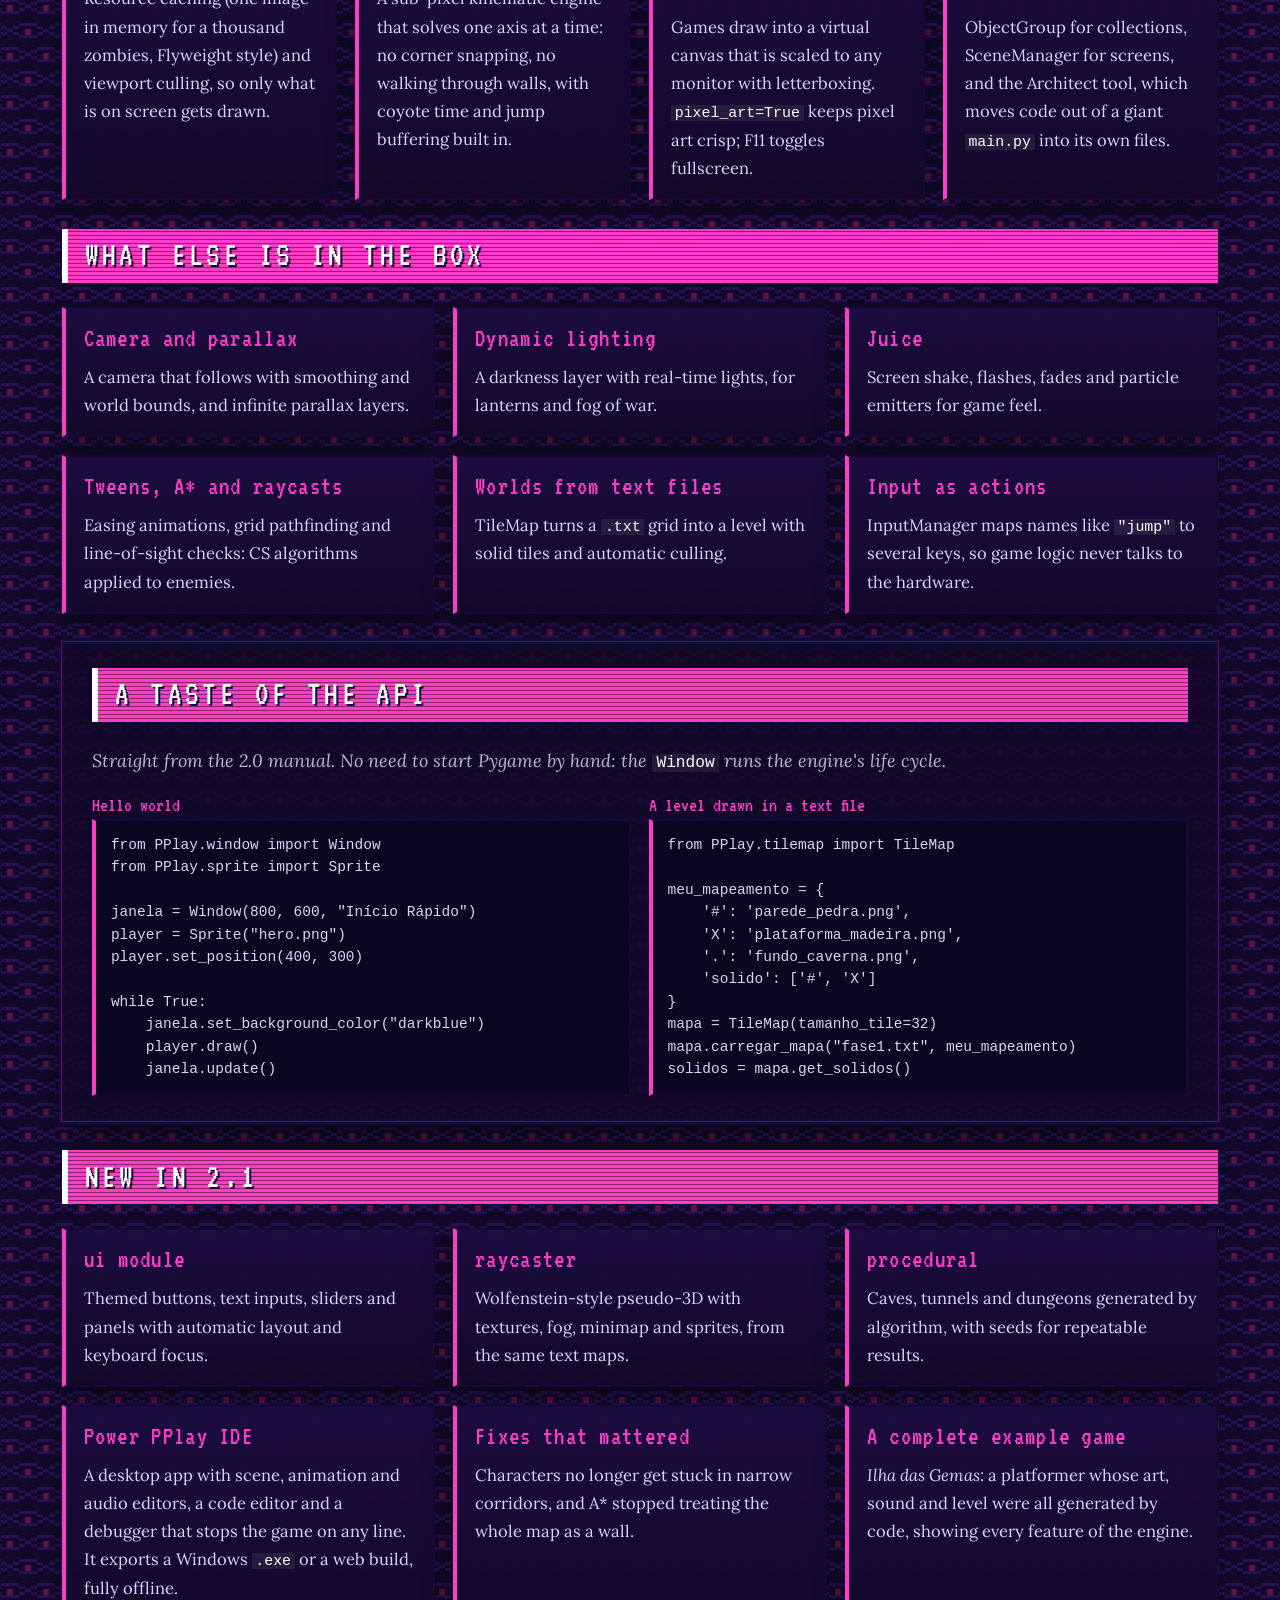
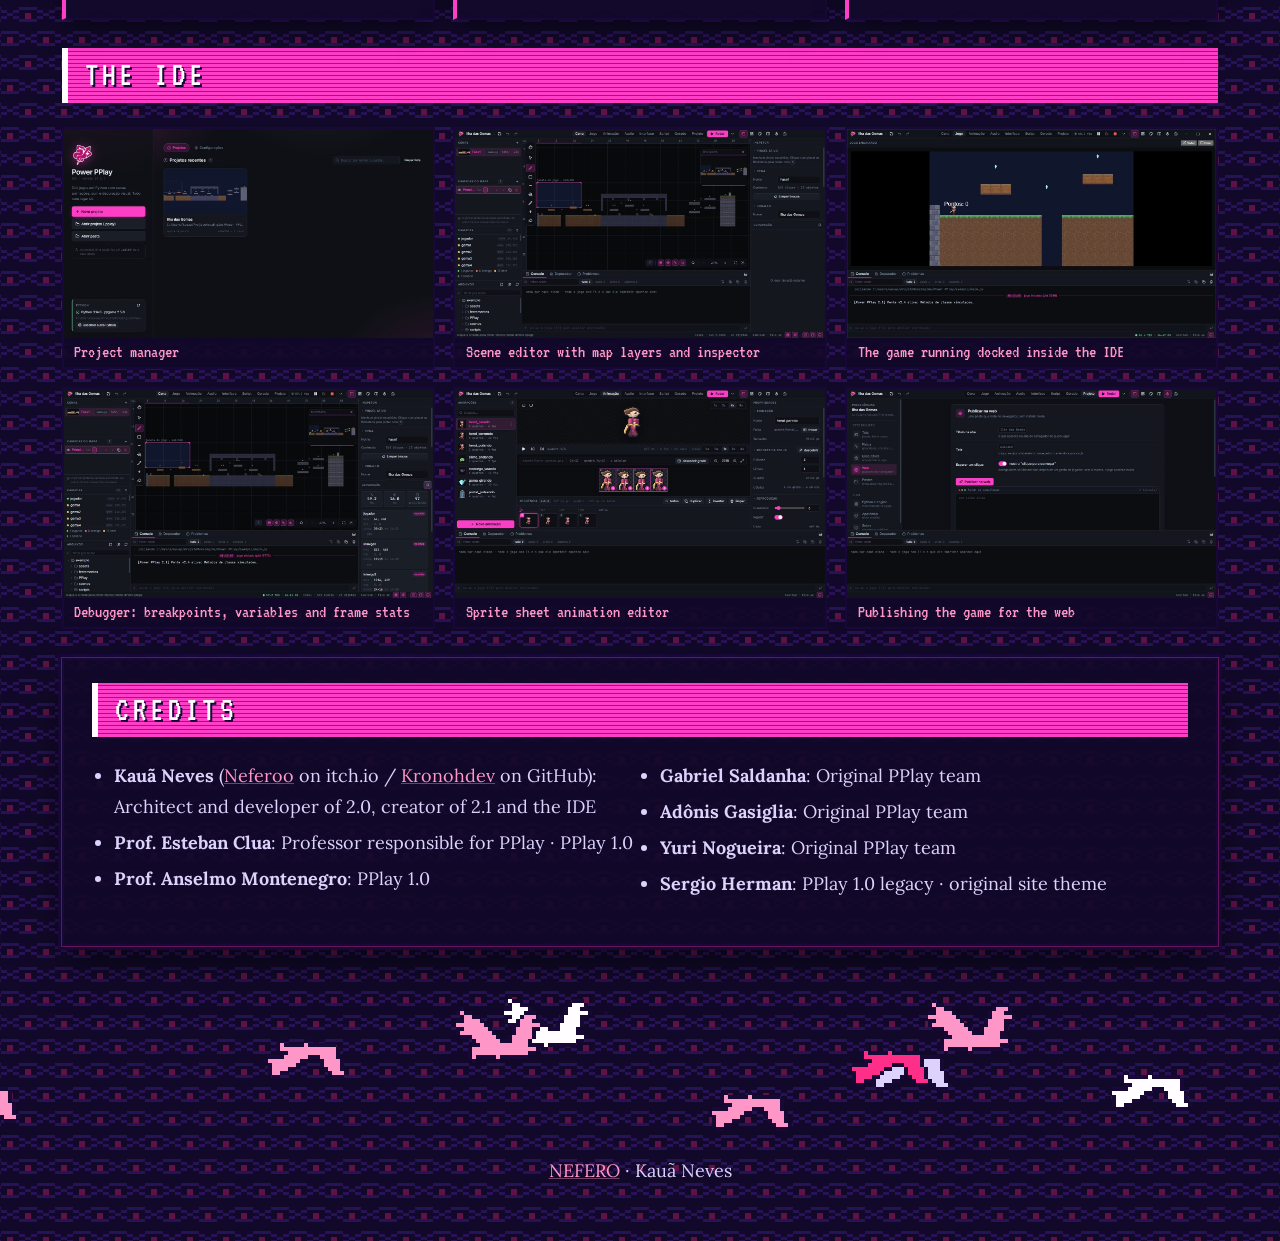
<file: power-pplay.html>
<!DOCTYPE html>
<html lang="en">
<head>
<meta charset="utf-8">
<meta name="viewport" content="width=device-width, initial-scale=1">
<title>Power PPlay · NEFERO</title>
<meta name="description" content="Version 2.0 of PPlay, the Python game framework used to teach game development at UFF.">
<meta property="og:title" content="Power PPlay · NEFERO">
<meta property="og:description" content="Version 2.0 of PPlay, the Python game framework used to teach game development at UFF.">
<meta property="og:image" content="assets/projetos/power-pplay/logo.png">
<link rel="icon" href="assets/avatar.png">
<link rel="preconnect" href="https://fonts.googleapis.com">
<link href="https://fonts.googleapis.com/css2?family=Lora:ital,wght@0,400;0,700;1,400&family=VT323&display=swap" rel="stylesheet">
<link rel="stylesheet" href="style.css">
<link rel="stylesheet" href="jogo.css">
<link rel="stylesheet" href="projeto.css">
</head>
<body class="lang-en pagina-jogo pagina-projeto" style="--destaque:#ff3ec8">
<nav class="nav-jogo">
  <a href="projetos.html">← <span class="en">All projects</span><span class="pt">Todos os projetos</span></a>
  <span class="nome-jogo">Power PPlay</span>
  <button id="idioma" type="button" aria-label="Switch language">PT</button>
</nav>
<header class="capa-projeto">
  <div class="emblema logo"><img src="assets/projetos/power-pplay/logo.png" alt="Power PPlay"></div>
  <div class="sobre-capa">
    <h1>Power PPlay</h1>
    <p class="en tagline">Version 2.0 of PPlay, the Python game framework used to teach game development at UFF.</p><p class="pt tagline">A versão 2.0 da PPlay, a framework de jogos em Python usada para ensinar desenvolvimento de jogos na UFF.</p>
    <div class="tags"><span>Python</span><span>Pygame-CE</span><span>Game engine</span><span>Education</span><span>UFF</span><span>Electron IDE</span></div>
  </div>
</header>
<main>
  <div class="duas-colunas">
    <section class="placa">
      <h2><span class="en">About</span><span class="pt">Sobre</span></h2>
      <p class="en"><strong>PPlay</strong> is the Python game library of the Game Programming Lab at the Institute of Computing of UFF (Universidade Federal Fluminense). It was born at UFF Medialab to teach programming through games, and it is the framework students use in the Game Development Lab course: the first game fits in under 20 lines.</p><p class="pt">A <strong>PPlay</strong> é a biblioteca de jogos em Python do Laboratório de Programação de Jogos do Instituto de Computação da UFF. Ela nasceu no Medialab da UFF para ensinar programação por meio de jogos e é a framework que os alunos usam na disciplina de Laboratório de Desenvolvimento de Jogos: o primeiro jogo cabe em menos de 20 linhas.</p><p class="en"><strong>Power PPlay</strong> is my rewrite of it. Version 2.0 keeps the same simple way of writing games that students already know, but puts a modern engine underneath, built on Pygame-CE: resource caching, sub-pixel physics, a virtual resolution buffer, scenes, cameras, lighting, particles and pathfinding. Games written for the original PPlay 1.0 still run, through a retro-compatibility bridge that switches them to the new engine automatically.</p><p class="pt">A <strong>Power PPlay</strong> é a minha reescrita dela. A versão 2.0 mantém o mesmo jeito simples de escrever jogos que os alunos já conhecem, mas coloca um motor moderno por baixo, sobre o Pygame-CE: cache de recursos, física em sub-pixel, buffer de resolução virtual, cenas, câmera, iluminação, partículas e busca de caminho. Jogos feitos para a PPlay 1.0 original continuam rodando, por uma ponte de retrocompatibilidade que os passa para o motor novo automaticamente.</p><p class="en">Version 2.1 builds on that base with new modules (interface, pseudo-3D, procedural generation) and a development environment of its own. Power PPlay is now the version presented on the official PPlay site.</p><p class="pt">A versão 2.1 parte dessa base com módulos novos (interface, pseudo-3D, geração procedural) e um ambiente de desenvolvimento próprio. A Power PPlay é hoje a versão apresentada no site oficial da PPlay.</p>
      <a class="botao jogar" href="https://github.com/Kronohdev/Power-PPlay"><span class="en">Source on GitHub</span><span class="pt">Código no GitHub</span> →</a> <a class="botao roxo" href="https://www2.ic.uff.br/pplay/"><span class="en">Official PPlay site</span><span class="pt">Site oficial da PPlay</span> →</a> 
    </section>
    <aside class="placa">
      <h2><span class="en">Fact sheet</span><span class="pt">Ficha</span></h2>
      <table class="ficha"><tr><td><span class="en">Type</span><span class="pt">Tipo</span></td><td><span class="en">Game framework for teaching</span><span class="pt">Framework de jogos para ensino</span></td></tr>
<tr><td><span class="en">Built on</span><span class="pt">Base</span></td><td>Python · Pygame-CE</td></tr>
<tr><td>Python</td><td><span class="en">3.10+ (the engine code itself compiles on 3.8)</span><span class="pt">3.10+ (o código da engine compila até no 3.8)</span></td></tr>
<tr><td><span class="en">Versions</span><span class="pt">Versões</span></td><td><span class="en">2.0 (March 2026) · 2.1 (September 2026)</span><span class="pt">2.0 (março de 2026) · 2.1 (setembro de 2026)</span></td></tr>
<tr><td><span class="en">Where</span><span class="pt">Onde</span></td><td><span class="en">Institute of Computing, UFF · Niterói</span><span class="pt">Instituto de Computação da UFF · Niterói</span></td></tr>
<tr><td>IDE</td><td><span class="en">Electron, Windows, works offline</span><span class="pt">Electron, Windows, funciona offline</span></td></tr>
<tr><td><span class="en">License</span><span class="pt">Licença</span></td><td>MIT</td></tr>
<tr><td><span class="en">Repository</span><span class="pt">Repositório</span></td><td><a href='https://github.com/Kronohdev/Power-PPlay'>Kronohdev/Power-PPlay</a></td></tr></table>
    </aside>
  </div>
  <section><div class="numeros"><div class="numero"><b>24</b><span><span class="en">engine modules</span><span class="pt">módulos na engine</span></span></div><div class="numero"><b>1.0</b><span><span class="en">games still run, via the retro bridge</span><span class="pt">jogos ainda rodam, pela ponte retrô</span></span></div><div class="numero"><b>30</b><span><span class="en">student games published on the official site</span><span class="pt">jogos de alunos publicados no site oficial</span></span></div><div class="numero"><b>F1</b><span><span class="en">opens the whole manual inside the IDE</span><span class="pt">abre o manual inteiro dentro da IDE</span></span></div></div></section>
  <section><h2 class="titulo"><span class="en">The four pillars of 2.0</span><span class="pt">Os quatro pilares da 2.0</span></h2><div class="blocos" style="--colunas:4"><div class="bloco"><h3><span class="en">Raw performance</span><span class="pt">Performance bruta</span></h3><p class="en">Resource caching (one image in memory for a thousand zombies, Flyweight style) and viewport culling, so only what is on screen gets drawn.</p><p class="pt">Cache de recursos (uma imagem na memória para mil zumbis, no padrão Flyweight) e culling de viewport, que só desenha o que está na tela.</p></div><div class="bloco"><h3><span class="en">Cinematic physics</span><span class="pt">Física cinematográfica</span></h3><p class="en">A sub-pixel kinematic engine that solves one axis at a time: no corner snapping, no walking through walls, with coyote time and jump buffering built in.</p><p class="pt">Um motor cinemático em sub-pixel que resolve um eixo de cada vez: sem engate de quina, sem atravessar parede, com coyote time e jump buffering de fábrica.</p></div><div class="bloco"><h3><span class="en">Resolution independence</span><span class="pt">Independência de resolução</span></h3><p class="en">Games draw into a virtual canvas that is scaled to any monitor with letterboxing. <code>pixel_art=True</code> keeps pixel art crisp; F11 toggles fullscreen.</p><p class="pt">O jogo desenha num canvas virtual que é escalado para qualquer monitor, com letterbox. <code>pixel_art=True</code> mantém a pixel art nítida; F11 alterna a tela cheia.</p></div><div class="bloco"><h3><span class="en">Abstraction and modularity</span><span class="pt">Abstração e modularidade</span></h3><p class="en">ObjectGroup for collections, SceneManager for screens, and the Architect tool, which moves code out of a giant <code>main.py</code> into its own files.</p><p class="pt">ObjectGroup para coleções, SceneManager para telas e a ferramenta Architect, que tira código de um <code>main.py</code> gigante e leva para arquivos próprios.</p></div></div></section>
  <section><h2 class="titulo"><span class="en">What else is in the box</span><span class="pt">O que mais vem na caixa</span></h2><div class="blocos" style="--colunas:3"><div class="bloco"><h3><span class="en">Camera and parallax</span><span class="pt">Câmera e parallax</span></h3><p class="en">A camera that follows with smoothing and world bounds, and infinite parallax layers.</p><p class="pt">Câmera que segue com suavização e limites do mundo, e camadas de parallax infinitas.</p></div><div class="bloco"><h3><span class="en">Dynamic lighting</span><span class="pt">Iluminação dinâmica</span></h3><p class="en">A darkness layer with real-time lights, for lanterns and fog of war.</p><p class="pt">Uma camada de escuridão com luzes em tempo real, para lanternas e névoa de guerra.</p></div><div class="bloco"><h3>Juice</h3><p class="en">Screen shake, flashes, fades and particle emitters for game feel.</p><p class="pt">Tremor de tela, flashes, fades e emissores de partículas para dar sensação de jogo.</p></div><div class="bloco"><h3><span class="en">Tweens, A* and raycasts</span><span class="pt">Tweens, A* e raycasts</span></h3><p class="en">Easing animations, grid pathfinding and line-of-sight checks: CS algorithms applied to enemies.</p><p class="pt">Animações com easing, busca de caminho em grade e linha de visão: algoritmos de computação aplicados a inimigos.</p></div><div class="bloco"><h3><span class="en">Worlds from text files</span><span class="pt">Mundos em arquivo de texto</span></h3><p class="en">TileMap turns a <code>.txt</code> grid into a level with solid tiles and automatic culling.</p><p class="pt">O TileMap transforma uma grade em <code>.txt</code> numa fase com blocos sólidos e culling automático.</p></div><div class="bloco"><h3><span class="en">Input as actions</span><span class="pt">Entrada como ações</span></h3><p class="en">InputManager maps names like <code>"jump"</code> to several keys, so game logic never talks to the hardware.</p><p class="pt">O InputManager liga nomes como <code>"pulo"</code> a várias teclas, e a lógica do jogo nunca fala com o hardware.</p></div></div></section>
  <section class="placa"><h2><span class="en">A taste of the API</span><span class="pt">Um gostinho da API</span></h2><p class="en intro">Straight from the 2.0 manual. No need to start Pygame by hand: the <code>Window</code> runs the engine's life cycle.</p><p class="pt intro">Direto do manual da 2.0. Não precisa iniciar o Pygame à mão: a <code>Window</code> cuida do ciclo de vida do motor.</p><div class="codigos"><figure class="codigo"><figcaption><span class="en">Hello world</span><span class="pt">Olá, mundo</span></figcaption><pre><code>from PPlay.window import Window
from PPlay.sprite import Sprite

janela = Window(800, 600, &quot;Início Rápido&quot;)
player = Sprite(&quot;hero.png&quot;)
player.set_position(400, 300)

while True:
    janela.set_background_color(&quot;darkblue&quot;)
    player.draw()
    janela.update()</code></pre></figure><figure class="codigo"><figcaption><span class="en">A level drawn in a text file</span><span class="pt">Uma fase desenhada num arquivo de texto</span></figcaption><pre><code>from PPlay.tilemap import TileMap

meu_mapeamento = {
    &#x27;#&#x27;: &#x27;parede_pedra.png&#x27;,
    &#x27;X&#x27;: &#x27;plataforma_madeira.png&#x27;,
    &#x27;.&#x27;: &#x27;fundo_caverna.png&#x27;,
    &#x27;solido&#x27;: [&#x27;#&#x27;, &#x27;X&#x27;]
}
mapa = TileMap(tamanho_tile=32)
mapa.carregar_mapa(&quot;fase1.txt&quot;, meu_mapeamento)
solidos = mapa.get_solidos()</code></pre></figure></div></section>
  <section><h2 class="titulo"><span class="en">New in 2.1</span><span class="pt">Novidades da 2.1</span></h2><div class="blocos" style="--colunas:3"><div class="bloco"><h3><span class="en"><code>ui</code> module</span><span class="pt">Módulo <code>ui</code></span></h3><p class="en">Themed buttons, text inputs, sliders and panels with automatic layout and keyboard focus.</p><p class="pt">Botões, caixas de texto, sliders e painéis com tema, layout automático e foco por teclado.</p></div><div class="bloco"><h3><code>raycaster</code></h3><p class="en">Wolfenstein-style pseudo-3D with textures, fog, minimap and sprites, from the same text maps.</p><p class="pt">Pseudo-3D no estilo Wolfenstein, com texturas, névoa, minimapa e sprites, a partir dos mesmos mapas em texto.</p></div><div class="bloco"><h3><code>procedural</code></h3><p class="en">Caves, tunnels and dungeons generated by algorithm, with seeds for repeatable results.</p><p class="pt">Cavernas, túneis e masmorras geradas por algoritmo, com semente para resultados repetíveis.</p></div><div class="bloco"><h3><span class="en">Power PPlay IDE</span><span class="pt">IDE Power PPlay</span></h3><p class="en">A desktop app with scene, animation and audio editors, a code editor and a debugger that stops the game on any line. It exports a Windows <code>.exe</code> or a web build, fully offline.</p><p class="pt">Um app de desktop com editores de cena, animação e áudio, editor de código e um depurador que para o jogo em qualquer linha. Exporta <code>.exe</code> para Windows ou versão web, tudo offline.</p></div><div class="bloco"><h3><span class="en">Fixes that mattered</span><span class="pt">Correções que importavam</span></h3><p class="en">Characters no longer get stuck in narrow corridors, and A* stopped treating the whole map as a wall.</p><p class="pt">O personagem não trava mais em corredor estreito, e o A* parou de tratar o mapa inteiro como parede.</p></div><div class="bloco"><h3><span class="en">A complete example game</span><span class="pt">Um jogo de exemplo completo</span></h3><p class="en"><em>Ilha das Gemas</em>: a platformer whose art, sound and level were all generated by code, showing every feature of the engine.</p><p class="pt"><em>Ilha das Gemas</em>: um plataforma com arte, som e fase gerados por código, mostrando cada recurso da engine.</p></div></div></section>
  <section><h2 class="titulo"><span class="en">The IDE</span><span class="pt">A IDE</span></h2><div class="galeria"><figure><img src="assets/projetos/power-pplay/gerenciador.jpg" alt="Project manager" loading="lazy"><figcaption><span class="en">Project manager</span><span class="pt">Gerenciador de projetos</span></figcaption></figure><figure><img src="assets/projetos/power-pplay/cena.jpg" alt="Scene editor with map layers and inspector" loading="lazy"><figcaption><span class="en">Scene editor with map layers and inspector</span><span class="pt">Editor de cena com camadas de mapa e inspetor</span></figcaption></figure><figure><img src="assets/projetos/power-pplay/jogo_encaixado.jpg" alt="The game running docked inside the IDE" loading="lazy"><figcaption><span class="en">The game running docked inside the IDE</span><span class="pt">O jogo rodando encaixado dentro da IDE</span></figcaption></figure><figure><img src="assets/projetos/power-pplay/depuracao.jpg" alt="Debugger: breakpoints, variables and frame stats" loading="lazy"><figcaption><span class="en">Debugger: breakpoints, variables and frame stats</span><span class="pt">Depurador: breakpoints, variáveis e estatísticas por quadro</span></figcaption></figure><figure><img src="assets/projetos/power-pplay/animacao.jpg" alt="Sprite sheet animation editor" loading="lazy"><figcaption><span class="en">Sprite sheet animation editor</span><span class="pt">Editor de animação por folha de sprites</span></figcaption></figure><figure><img src="assets/projetos/power-pplay/projeto_web.jpg" alt="Publishing the game for the web" loading="lazy"><figcaption><span class="en">Publishing the game for the web</span><span class="pt">Publicando o jogo para a web</span></figcaption></figure></div></section>
  <section class="placa"><h2><span class="en">Credits</span><span class="pt">Créditos</span></h2><ul class="creditos"><li><b>Kauã Neves</b> (<a href="https://neferoo.itch.io">Neferoo</a> <span class="en">on itch.io</span><span class="pt">no itch.io</span> / <a href="https://github.com/Kronohdev">Kronohdev</a> <span class="en">on GitHub</span><span class="pt">no GitHub</span>): <span class="en">Architect and developer of 2.0, creator of 2.1 and the IDE</span><span class="pt">Arquiteto e desenvolvedor da 2.0, criador da 2.1 e da IDE</span></li><li><b>Prof. Esteban Clua</b>: <span class="en">Professor responsible for PPlay · PPlay 1.0</span><span class="pt">Professor responsável pela PPlay · PPlay 1.0</span></li><li><b>Prof. Anselmo Montenegro</b>: PPlay 1.0</li><li><b>Gabriel Saldanha</b>: <span class="en">Original PPlay team</span><span class="pt">Equipe original da PPlay</span></li><li><b>Adônis Gasiglia</b>: <span class="en">Original PPlay team</span><span class="pt">Equipe original da PPlay</span></li><li><b>Yuri Nogueira</b>: <span class="en">Original PPlay team</span><span class="pt">Equipe original da PPlay</span></li><li><b>Sergio Herman</b>: <span class="en">PPlay 1.0 legacy · original site theme</span><span class="pt">Legado da PPlay 1.0 · tema original do site</span></li></ul></section>
</main>
<footer>
  <img src="assets/bando.gif" alt="" class="faixa pixel">
  <p><a href="index.html">NEFERO</a> · Kauã Neves</p>
</footer>
<div id="zoom"><img alt=""></div>
<script src="jogo.js"></script>
</body>
</html>
</file>
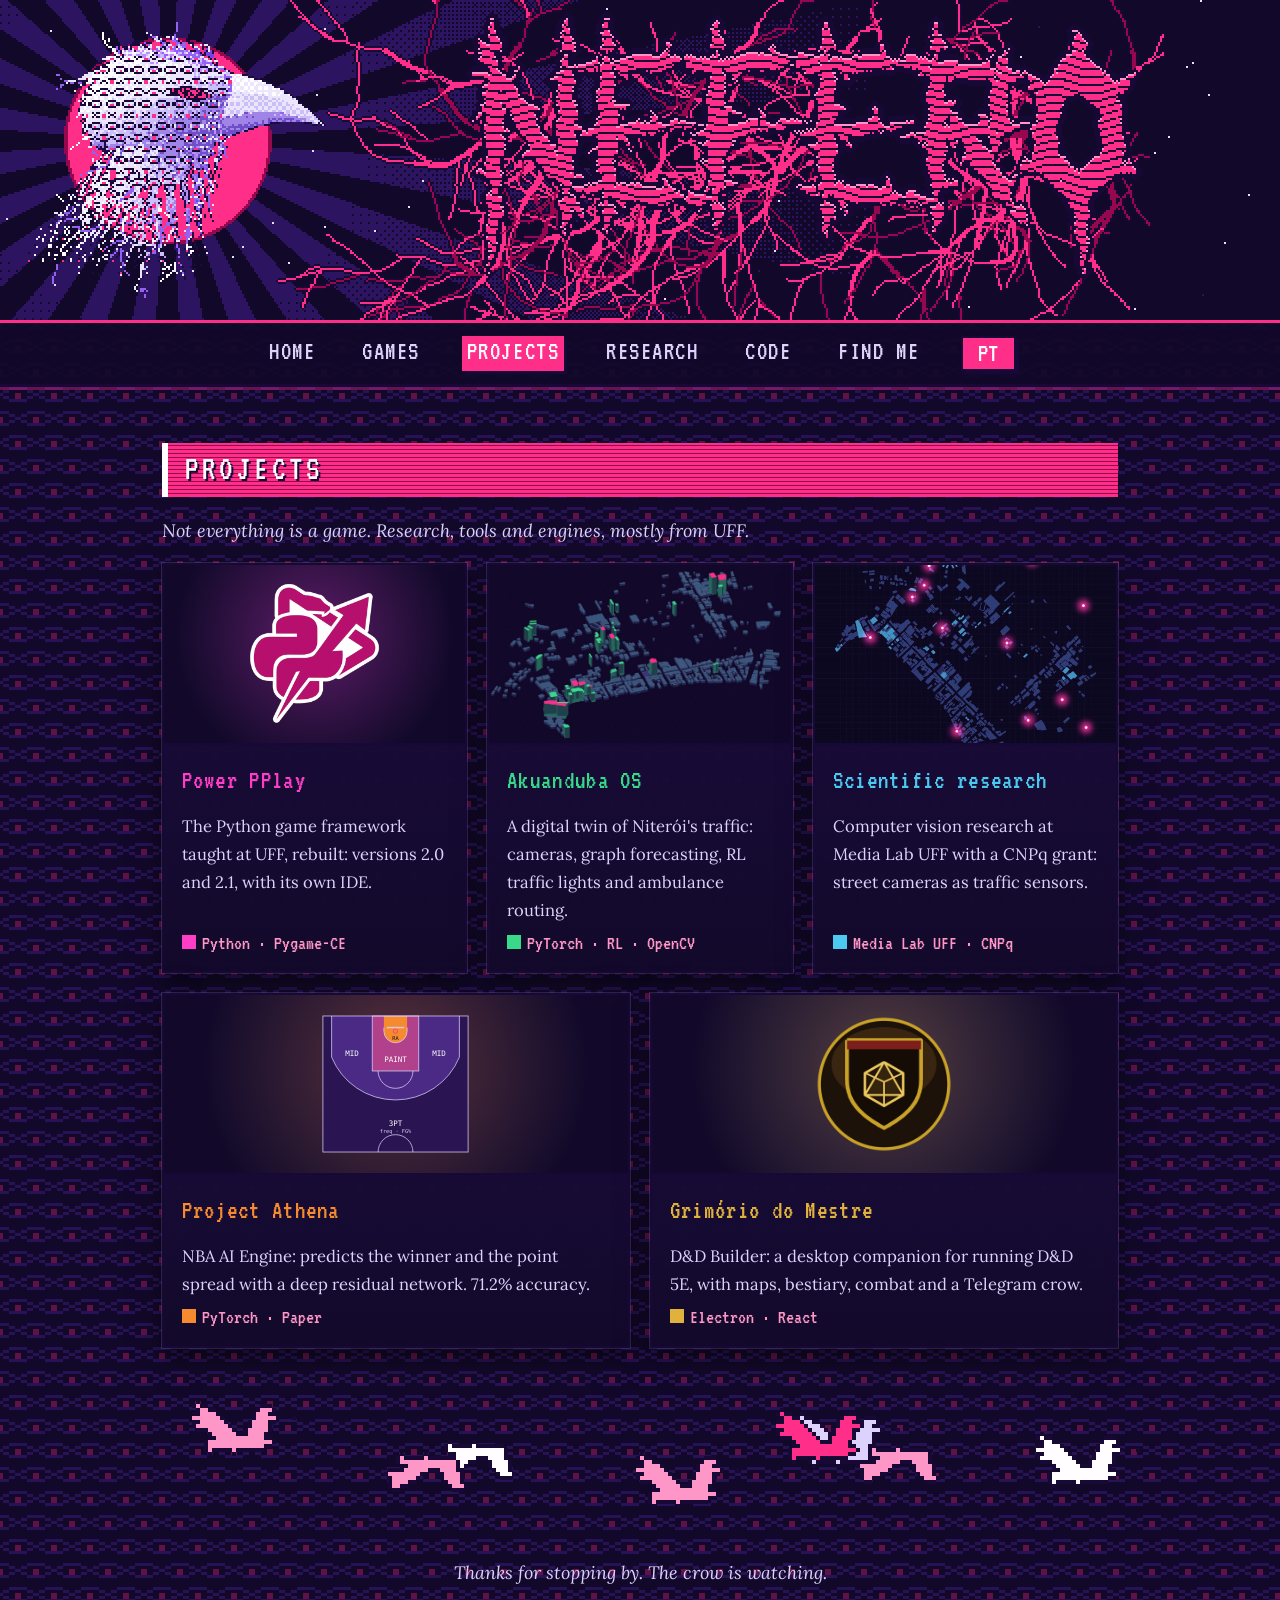
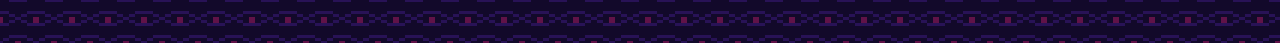
<file: projetos.html>
<!DOCTYPE html>
<html lang="en">
<head>
<meta charset="utf-8">
<meta name="viewport" content="width=device-width, initial-scale=1">
<title>Projects · NEFERO</title>
<meta name="description" content="Kauã Neves (Neferoo): strange games with big atmosphere. Director at HFTS Productions.">
<meta property="og:title" content="NEFERO · Kauã Neves">
<meta property="og:description" content="Strange games with big atmosphere.">
<meta property="og:image" content="assets/banner.png">
<link rel="icon" href="assets/avatar.png">
<link rel="preconnect" href="https://fonts.googleapis.com">
<link href="https://fonts.googleapis.com/css2?family=Lora:ital,wght@0,400;0,700;1,400&family=VT323&display=swap" rel="stylesheet">
<link rel="stylesheet" href="style.css">
</head>
<body class="lang-en">

<header class="topo">
  <img class="banner pixel" src="assets/banner.gif" alt="NEFERO">
  <nav>
    <a href="index.html"><span class="en">Home</span><span class="pt">Início</span></a>
    <a href="jogos.html"><span class="en">Games</span><span class="pt">Jogos</span></a>
    <a href="projetos.html" class="atual" aria-current="page"><span class="en">Projects</span><span class="pt">Projetos</span></a>
    <a href="pesquisa.html"><span class="en">Research</span><span class="pt">Pesquisa</span></a>
    <a href="codigo.html"><span class="en">Code</span><span class="pt">Código</span></a>
    <a href="index.html#contact"><span class="en">Find me</span><span class="pt">Contato</span></a>
    <button id="idioma" type="button" aria-label="Switch language">PT</button>
  </nav>
</header>

<main>
  <section id="projects">
    <h2 class="titulo"><span class="en">Projects</span><span class="pt">Projetos</span></h2>
    <p class="en projetos-intro">Not everything is a game. Research, tools and engines, mostly from UFF.</p>
    <p class="pt projetos-intro">Nem tudo é jogo. Pesquisa, ferramentas e engines, quase tudo da UFF.</p>
    <div class="grade projetos">
      <a class="cartao projeto" href="power-pplay.html" style="--destaque:#ff3ec8">
        <div class="miolo logo"><img src="assets/projetos/power-pplay/logo.png" alt="Power PPlay"></div>
        <h3>Power PPlay</h3>
        <p class="en">The Python game framework taught at UFF, rebuilt: versions 2.0 and 2.1, with its own IDE.</p>
        <p class="pt">A framework de jogos em Python ensinada na UFF, reconstruída: versões 2.0 e 2.1, com IDE própria.</p>
        <div class="meta"><span><i></i>Python · Pygame-CE</span></div>
      </a>
      <a class="cartao projeto" href="akuanduba.html" style="--destaque:#39d98a">
        <div class="miolo foto"><img src="assets/projetos/akuanduba/icarai_3d.jpg" alt="Akuanduba OS"></div>
        <h3>Akuanduba OS</h3>
        <p class="en">A digital twin of Niterói's traffic: cameras, graph forecasting, RL traffic lights and ambulance routing.</p>
        <p class="pt">Um gêmeo digital do trânsito de Niterói: câmeras, previsão em grafo, semáforos por RL e rotas de ambulância.</p>
        <div class="meta"><span><i></i>PyTorch · RL · OpenCV</span></div>
      </a>
      <a class="cartao projeto" href="pesquisa.html" style="--destaque:#4cc9f0">
        <div class="miolo foto"><img src="assets/projetos/pesquisa/icarai_cameras.jpg" alt="Scientific research"></div>
        <h3><span class="en">Scientific research</span><span class="pt">Pesquisa científica</span></h3>
        <p class="en">Computer vision research at Media Lab UFF with a CNPq grant: street cameras as traffic sensors.</p>
        <p class="pt">Pesquisa em visão computacional no Media Lab UFF com bolsa CNPq: câmeras de rua como sensores de trânsito.</p>
        <div class="meta"><span><i></i>Media Lab UFF · CNPq</span></div>
      </a>
      <a class="cartao projeto" href="athena-nba.html" style="--destaque:#f58a2e">
        <div class="miolo logo"><img src="assets/projetos/athena-nba/quadra.svg" alt="Project Athena"></div>
        <h3>Project Athena</h3>
        <p class="en">NBA AI Engine: predicts the winner and the point spread with a deep residual network. 71.2% accuracy.</p>
        <p class="pt">NBA AI Engine: prevê o vencedor e o saldo de pontos com uma rede residual profunda. 71,2% de acerto.</p>
        <div class="meta"><span><i></i>PyTorch · Paper</span></div>
      </a>
      <a class="cartao projeto" href="dnd-builder.html" style="--destaque:#e0b23c">
        <div class="miolo logo"><img src="assets/projetos/dnd-builder/icone.png" alt="Grimório do Mestre"></div>
        <h3>Grimório do Mestre</h3>
        <p class="en">D&amp;D Builder: a desktop companion for running D&amp;D 5E, with maps, bestiary, combat and a Telegram crow.</p>
        <p class="pt">D&amp;D Builder: um app de mesa para mestrar D&amp;D 5E, com mapas, bestiário, combate e um corvo no Telegram.</p>
        <div class="meta"><span><i></i>Electron · React</span></div>
      </a>
    </div>
  </section>
</main>

<footer>
  <img src="assets/bando.gif" alt="" class="faixa pixel">
  <p><em class="en">Thanks for stopping by. The crow is watching.</em><em class="pt">Valeu pela visita. O corvo tá de olho.</em></p>
</footer>

<script src="main.js"></script>
</body>
</html>
</file>
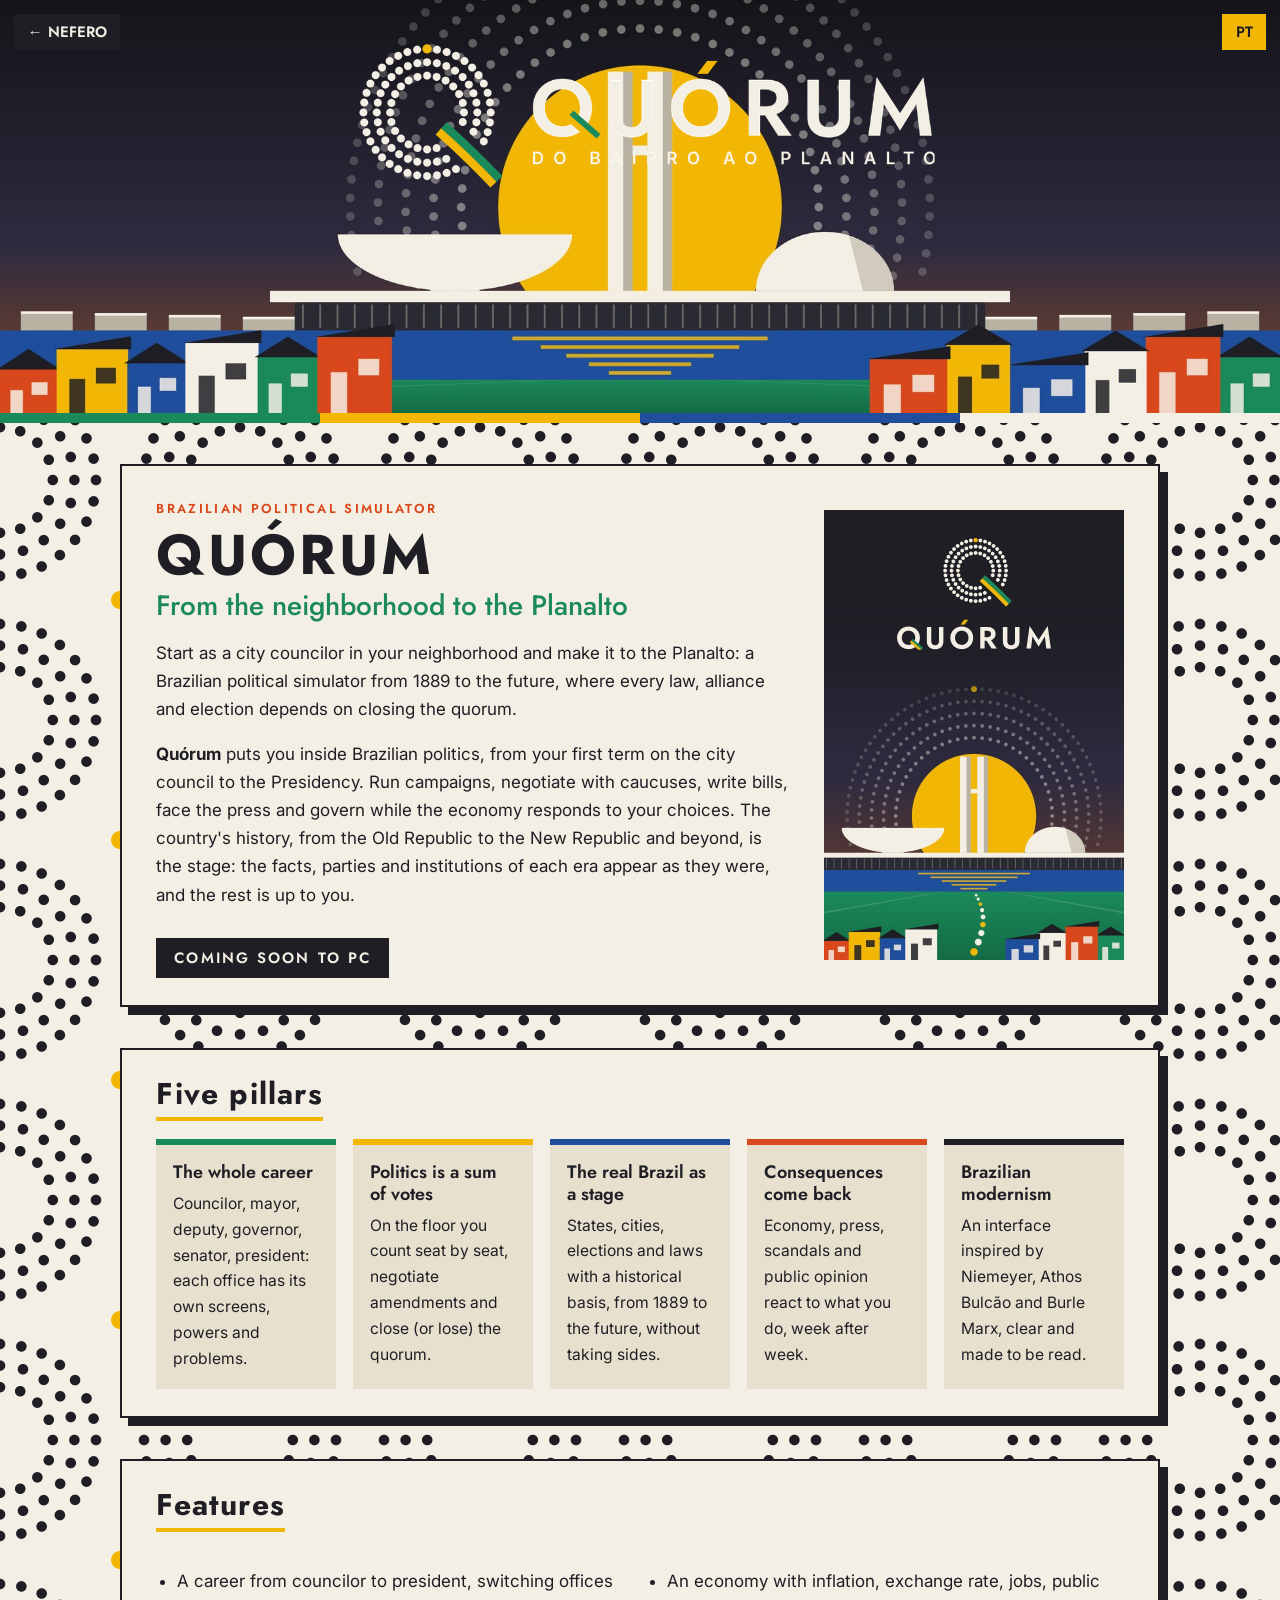
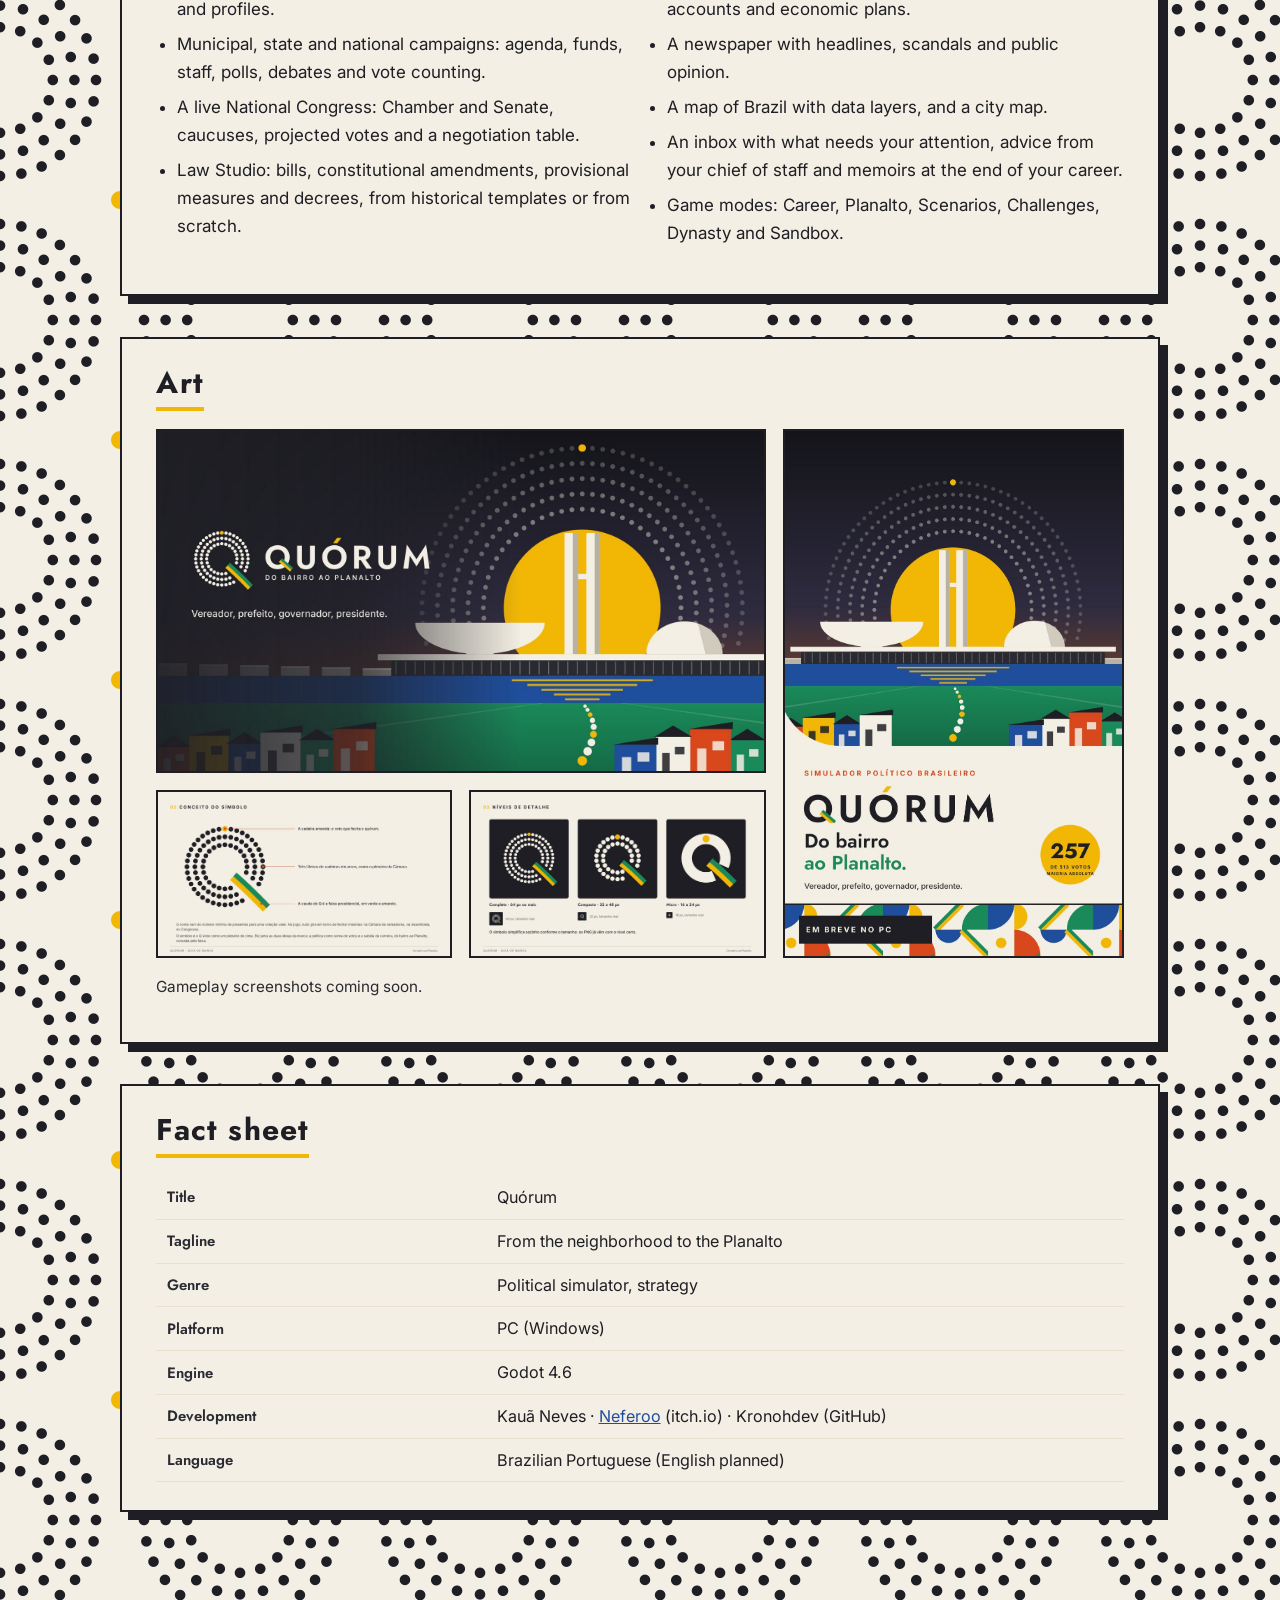
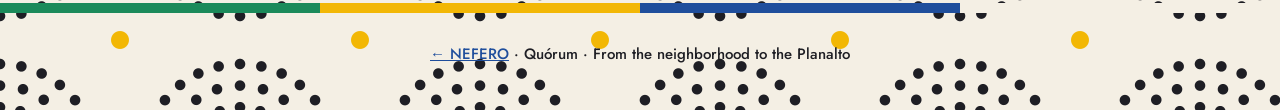
<file: quorum.html>
<!DOCTYPE html>
<html lang="en">
<head>
<meta charset="utf-8">
<meta name="viewport" content="width=device-width, initial-scale=1">
<title>Quórum · Do bairro ao Planalto</title>
<meta name="description" content="Quórum: a Brazilian political simulator. From city council to the Planalto.">
<meta property="og:title" content="Quórum · Do bairro ao Planalto">
<meta property="og:image" content="assets/jogos/quorum/key_art.jpg">
<link rel="icon" href="assets/jogos/quorum/capsula.jpg">
<link rel="preconnect" href="https://fonts.googleapis.com">
<link href="https://fonts.googleapis.com/css2?family=Jost:wght@400;500;600;700&family=Inter:wght@400;600&display=swap" rel="stylesheet">
<style>
:root { --verde:#1B8A5A; --amarelo:#F2B705; --azul:#1F4E9C; --terra:#D9481C; --tinta:#1E1E24; --tinta-2:#2A2A32; --papel:#F4EFE4; --papel-2:#E8E0CE; }
* { box-sizing:border-box; }
html { scroll-behavior:smooth; }
body { margin:0; background:var(--papel) url("assets/jogos/quorum/azulejo.png") repeat; background-size:240px; color:var(--tinta); font:17px/1.65 Inter, system-ui, sans-serif; }
a { color:var(--azul); }
img { max-width:100%; display:block; }
.voltar { position:fixed; top:14px; left:14px; z-index:10; font:600 15px Jost, sans-serif; background:var(--tinta); color:var(--papel); padding:.45em .9em; text-decoration:none; border-radius:2px; }
.voltar:hover { background:var(--verde); }
#idioma { position:fixed; top:14px; right:14px; z-index:10; font:600 15px Jost, sans-serif; background:var(--amarelo); color:var(--tinta); border:0; padding:.45em .9em; cursor:pointer; }
body.lang-en .pt, body.lang-pt .en { display:none !important; }

.capa { position:relative; background:var(--tinta); }
.capa img.fundo { width:100%; aspect-ratio:3840/1240; object-fit:cover; }
.capa .logo { position:absolute; left:50%; top:8%; transform:translateX(-50%); width:min(46vw,620px); }
.faixa-br { height:10px; background:linear-gradient(90deg,var(--verde) 0 25%,var(--amarelo) 25% 50%,var(--azul) 50% 75%,var(--papel) 75%); }

main { max-width:1080px; margin:0 auto; padding:0 1.2em 3em; }
.cartao { background:var(--papel); border:2px solid var(--tinta); box-shadow:8px 8px 0 var(--tinta); padding:1.6em 2em; margin:2.4em 0; }
.chamada { display:grid; grid-template-columns:1fr 300px; gap:2em; align-items:center; }
.selo { display:inline-block; font:600 13px Jost, sans-serif; letter-spacing:.18em; text-transform:uppercase; color:var(--terra); }
h1 { font:700 56px/1 Jost, sans-serif; letter-spacing:.06em; margin:.1em 0 .1em; }
.tagline { font:500 28px/1.2 Jost, sans-serif; color:var(--verde); margin:0 0 .6em; }
h2 { font:700 30px/1.1 Jost, sans-serif; letter-spacing:.04em; margin:0 0 .6em; padding-bottom:.25em; border-bottom:4px solid var(--amarelo); display:inline-block; }
.pilares { display:grid; grid-template-columns:repeat(5,1fr); gap:1em; counter-reset:p; }
.pilar { background:var(--papel-2); border-top:6px solid var(--verde); padding:1em; }
.pilar:nth-child(2) { border-color:var(--amarelo); } .pilar:nth-child(3) { border-color:var(--azul); }
.pilar:nth-child(4) { border-color:var(--terra); } .pilar:nth-child(5) { border-color:var(--tinta); }
.pilar b { font:600 18px/1.2 Jost, sans-serif; display:block; margin-bottom:.4em; }
.pilar p { margin:0; font-size:.92em; }
ul.recursos { columns:2; column-gap:2em; padding-left:1.2em; }
ul.recursos li { margin-bottom:.4em; break-inside:avoid; }
.ficha { width:100%; border-collapse:collapse; font-size:.95em; }
.ficha td { padding:.5em .7em; border-bottom:1px solid var(--papel-2); }
.ficha td:first-child { font:600 15px Jost, sans-serif; width:34%; color:var(--tinta-2); }
.galeria { display:grid; grid-template-columns:1fr .56fr; gap:1em; align-items:stretch; }
.galeria-esq { display:grid; grid-template-columns:1fr 1fr; gap:1em; align-content:space-between; }
.galeria-esq .larga { grid-column:1 / -1; }
.galeria img { display:block; width:100%; box-sizing:border-box; }
.galeria .cartaz { height:100%; object-fit:cover; }
.galeria img { cursor:zoom-in; border:2px solid var(--tinta); transition:transform .15s ease; }
.galeria img:hover { transform:translateY(-3px); box-shadow:5px 5px 0 var(--verde); }
.nota { font-size:.9em; color:var(--tinta-2); }
.breve { display:inline-block; margin-top:.8em; background:var(--tinta); color:var(--papel); font:600 15px Jost, sans-serif; letter-spacing:.14em; padding:.6em 1.2em; }
footer { text-align:center; padding:2em 1em 3em; font:500 15px Jost, sans-serif; }
#zoom { position:fixed; inset:0; background:rgba(30,30,36,.92); display:none; align-items:center; justify-content:center; z-index:20; cursor:zoom-out; padding:2em; }
#zoom img { max-height:92vh; border:3px solid var(--papel); }
@media (max-width:820px) { .chamada { grid-template-columns:1fr; } .pilares { grid-template-columns:1fr 1fr; } ul.recursos { columns:1; } h1 { font-size:42px; } .galeria { grid-template-columns:1fr; } .galeria .cartaz { height:auto; } }
@media (prefers-reduced-motion:reduce) { html { scroll-behavior:auto; } .galeria img { transition:none; } }
</style>
</head>
<body class="lang-en">
<a class="voltar" href="jogos.html">← NEFERO</a>
<button id="idioma" type="button">PT</button>

<header class="capa">
  <img class="fundo" src="assets/jogos/quorum/hero.jpg" alt="">
  <img class="logo" src="assets/jogos/quorum/logo.png" alt="QUÓRUM">
</header>
<div class="faixa-br"></div>

<main>
  <section class="cartao chamada">
    <div>
      <span class="selo"><span class="en">Brazilian political simulator</span><span class="pt">Simulador político brasileiro</span></span>
      <h1>QUÓRUM</h1>
      <p class="tagline"><span class="en">From the neighborhood to the Planalto</span><span class="pt">Do bairro ao Planalto</span></p>
      <p class="en">Start as a city councilor in your neighborhood and make it to the Planalto: a Brazilian political simulator from 1889 to the future, where every law, alliance and election depends on closing the quorum.</p>
      <p class="pt">Comece como vereador no seu bairro e chegue ao Planalto: um simulador político brasileiro de 1889 ao futuro, onde cada lei, aliança e eleição depende de fechar o quórum.</p>
      <p class="en"><b>Quórum</b> puts you inside Brazilian politics, from your first term on the city council to the Presidency. Run campaigns, negotiate with caucuses, write bills, face the press and govern while the economy responds to your choices. The country's history, from the Old Republic to the New Republic and beyond, is the stage: the facts, parties and institutions of each era appear as they were, and the rest is up to you.</p>
      <p class="pt"><b>Quórum</b> coloca você dentro da política brasileira, do primeiro mandato na Câmara de vereadores até a Presidência da República. Monte campanhas, negocie com bancadas, escreva projetos de lei, enfrente a imprensa e governe com a economia respondendo às suas escolhas. A história do país, da República Velha à Nova República e além, serve de palco: os fatos, os partidos e as instituições da época aparecem como foram, e o resto é decidido por você.</p>
      <span class="breve"><span class="en">COMING SOON TO PC</span><span class="pt">EM BREVE NO PC</span></span>
    </div>
    <img src="assets/jogos/quorum/capsula.jpg" alt="Quórum">
  </section>

  <section class="cartao">
    <h2><span class="en">Five pillars</span><span class="pt">Cinco pilares</span></h2>
    <div class="pilares">
      <div class="pilar"><b><span class="en">The whole career</span><span class="pt">A carreira inteira</span></b>
        <p class="en">Councilor, mayor, deputy, governor, senator, president: each office has its own screens, powers and problems.</p>
        <p class="pt">Vereador, prefeito, deputado, governador, senador, presidente: cada cargo tem telas, poderes e problemas próprios.</p></div>
      <div class="pilar"><b><span class="en">Politics is a sum of votes</span><span class="pt">Política é soma de votos</span></b>
        <p class="en">On the floor you count seat by seat, negotiate amendments and close (or lose) the quorum.</p>
        <p class="pt">No plenário você conta cadeira por cadeira, negocia emendas e fecha (ou perde) o quórum.</p></div>
      <div class="pilar"><b><span class="en">The real Brazil as a stage</span><span class="pt">O Brasil de verdade como palco</span></b>
        <p class="en">States, cities, elections and laws with a historical basis, from 1889 to the future, without taking sides.</p>
        <p class="pt">Estados, cidades, eleições e leis com base histórica, de 1889 ao futuro, sem tomar partido.</p></div>
      <div class="pilar"><b><span class="en">Consequences come back</span><span class="pt">Consequências que voltam</span></b>
        <p class="en">Economy, press, scandals and public opinion react to what you do, week after week.</p>
        <p class="pt">Economia, imprensa, escândalos e opinião pública reagem ao que você faz, semana a semana.</p></div>
      <div class="pilar"><b><span class="en">Brazilian modernism</span><span class="pt">Modernismo brasileiro</span></b>
        <p class="en">An interface inspired by Niemeyer, Athos Bulcão and Burle Marx, clear and made to be read.</p>
        <p class="pt">Uma interface inspirada em Niemeyer, Athos Bulcão e Burle Marx, clara e feita para ser lida.</p></div>
    </div>
  </section>

  <section class="cartao">
    <h2><span class="en">Features</span><span class="pt">Recursos</span></h2>
    <ul class="recursos en">
      <li>A career from councilor to president, switching offices and profiles.</li>
      <li>Municipal, state and national campaigns: agenda, funds, staff, polls, debates and vote counting.</li>
      <li>A live National Congress: Chamber and Senate, caucuses, projected votes and a negotiation table.</li>
      <li>Law Studio: bills, constitutional amendments, provisional measures and decrees, from historical templates or from scratch.</li>
      <li>An economy with inflation, exchange rate, jobs, public accounts and economic plans.</li>
      <li>A newspaper with headlines, scandals and public opinion.</li>
      <li>A map of Brazil with data layers, and a city map.</li>
      <li>An inbox with what needs your attention, advice from your chief of staff and memoirs at the end of your career.</li>
      <li>Game modes: Career, Planalto, Scenarios, Challenges, Dynasty and Sandbox.</li>
    </ul>
    <ul class="recursos pt">
      <li>Carreira de vereador a presidente, com troca de cargo e de perfil.</li>
      <li>Campanhas municipais, estaduais e nacionais: agenda, caixa, equipe, pesquisas, debates e apuração.</li>
      <li>Congresso Nacional em tempo real: Câmara e Senado, bancadas, votos previstos e mesa de negociação.</li>
      <li>Estúdio de Leis: projetos de lei, PECs, MPs e decretos, começando de modelos históricos ou do zero.</li>
      <li>Economia com inflação, câmbio, emprego, contas públicas e planos econômicos.</li>
      <li>Jornal com manchetes, escândalos e opinião pública.</li>
      <li>Mapa do Brasil com camadas de dados e mapa da cidade.</li>
      <li>Caixa de entrada com o que pede a sua atenção, conselhos do chefe de gabinete e memórias no fim da carreira.</li>
      <li>Modos de jogo: Carreira, Planalto, Cenários, Desafios, Dinastia e Sandbox.</li>
    </ul>
  </section>

  <section class="cartao">
    <h2><span class="en">Art</span><span class="pt">Arte</span></h2>
    <div class="galeria">
      <div class="galeria-esq">
        <img class="larga" src="assets/jogos/quorum/key_art.jpg" alt="Key art">
        <img src="assets/jogos/quorum/prancha_02_conceito.jpg" alt="Brand concept">
        <img src="assets/jogos/quorum/prancha_03_niveis.jpg" alt="Brand symbol levels">
      </div>
      <img class="cartaz" src="assets/jogos/quorum/cartaz.jpg" alt="Poster">
    </div>
    <p class="nota"><span class="en">Gameplay screenshots coming soon.</span><span class="pt">Capturas de gameplay em breve.</span></p>
  </section>

  <section class="cartao">
    <h2><span class="en">Fact sheet</span><span class="pt">Ficha</span></h2>
    <table class="ficha">
      <tr><td><span class="en">Title</span><span class="pt">Título</span></td><td>Quórum</td></tr>
      <tr><td>Tagline</td><td><span class="en">From the neighborhood to the Planalto</span><span class="pt">Do bairro ao Planalto</span></td></tr>
      <tr><td><span class="en">Genre</span><span class="pt">Gênero</span></td><td><span class="en">Political simulator, strategy</span><span class="pt">Simulador político, estratégia</span></td></tr>
      <tr><td><span class="en">Platform</span><span class="pt">Plataforma</span></td><td>PC (Windows)</td></tr>
      <tr><td><span class="en">Engine</span><span class="pt">Motor</span></td><td>Godot 4.6</td></tr>
      <tr><td><span class="en">Development</span><span class="pt">Desenvolvimento</span></td><td>Kauã Neves · <a href="https://neferoo.itch.io">Neferoo</a> (itch.io) · Kronohdev (GitHub)</td></tr>
      <tr><td><span class="en">Language</span><span class="pt">Idioma</span></td><td><span class="en">Brazilian Portuguese (English planned)</span><span class="pt">Português do Brasil (inglês planejado)</span></td></tr>
    </table>
  </section>
</main>
<div class="faixa-br"></div>
<footer><a href="index.html">← NEFERO</a> · Quórum · <span class="en">From the neighborhood to the Planalto</span><span class="pt">Do bairro ao Planalto</span></footer>

<div id="zoom"><img alt=""></div>
<script>
const b=document.getElementById("idioma");
function lang(l){document.body.classList.toggle("lang-pt",l==="pt");document.body.classList.toggle("lang-en",l!=="pt");b.textContent=l==="pt"?"EN":"PT";localStorage.setItem("nefero-lang",l);}
b.onclick=()=>lang(document.body.classList.contains("lang-pt")?"en":"pt");
lang(localStorage.getItem("nefero-lang")||(navigator.language.startsWith("pt")?"pt":"en"));
const z=document.getElementById("zoom");
document.querySelectorAll(".galeria img").forEach(i=>i.onclick=()=>{z.querySelector("img").src=i.src;z.style.display="flex";});
z.onclick=()=>z.style.display="none";
</script>
</body>
</html>
</file>
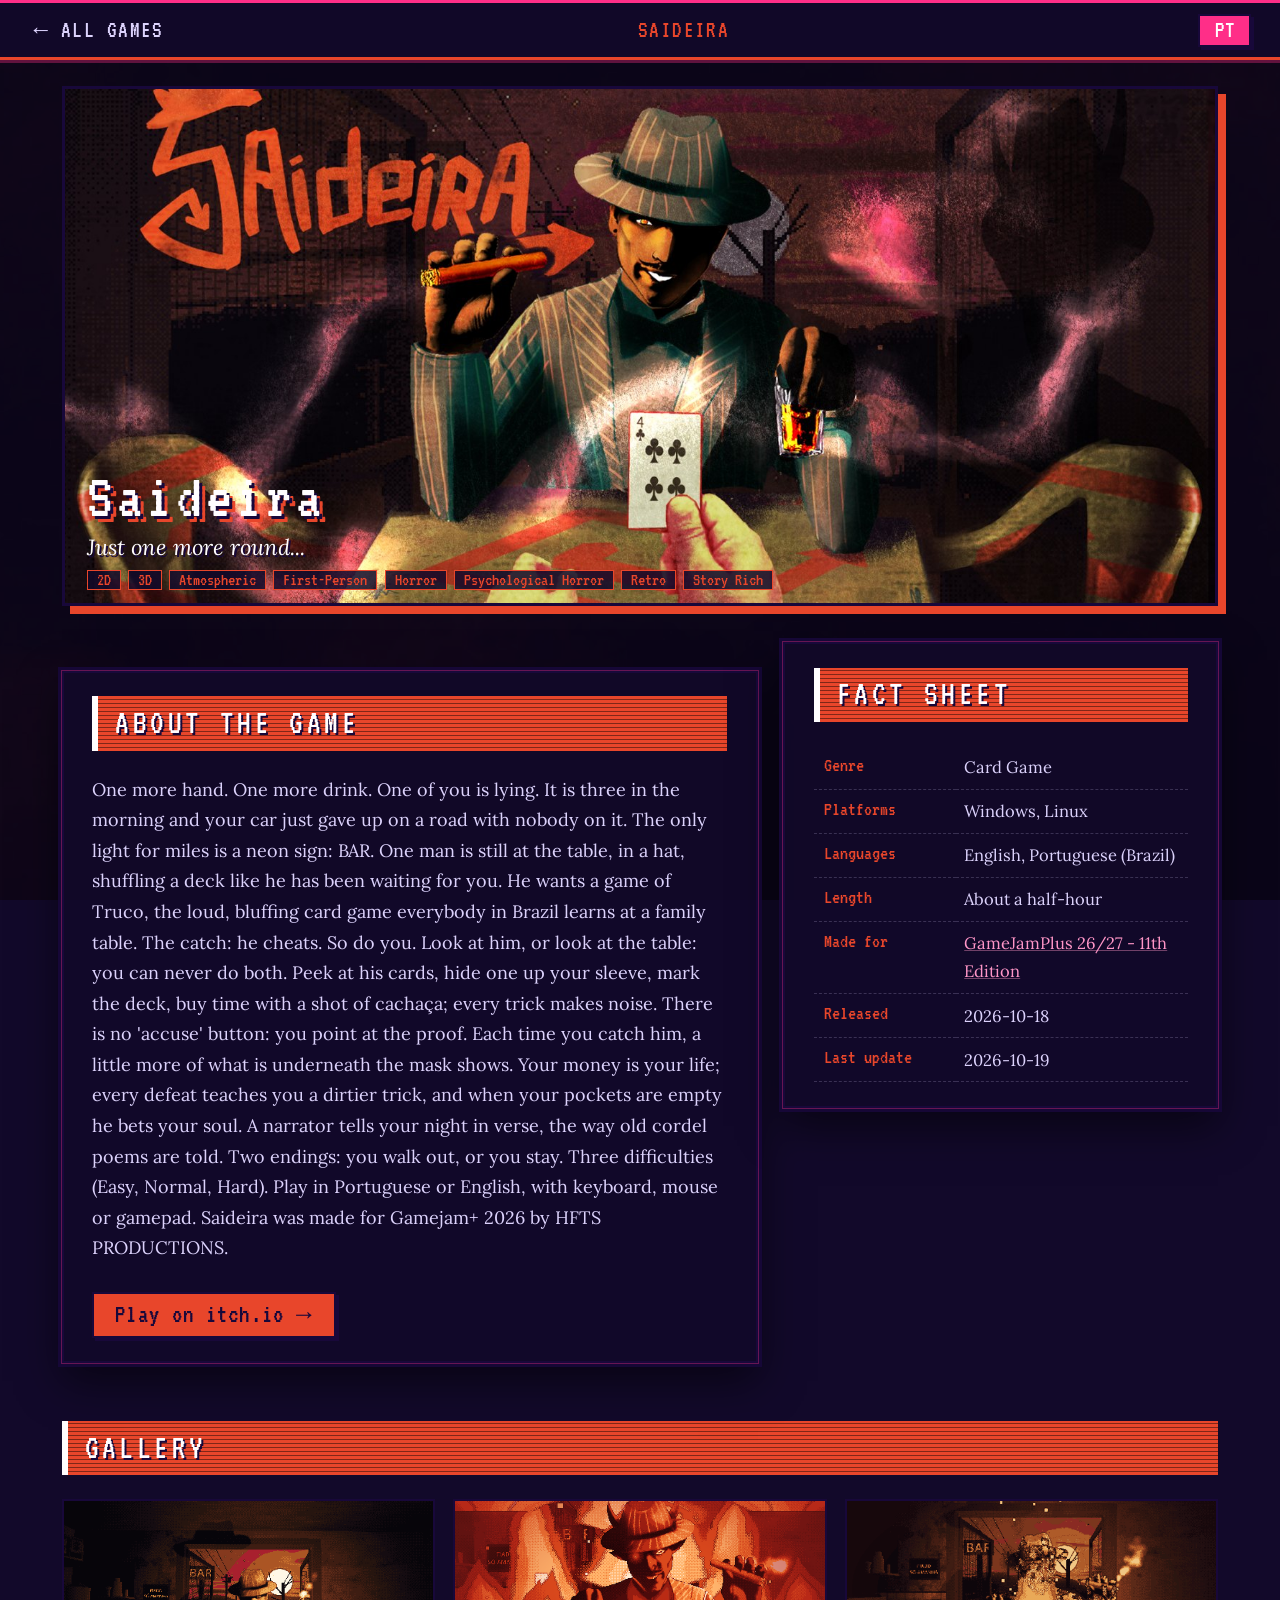
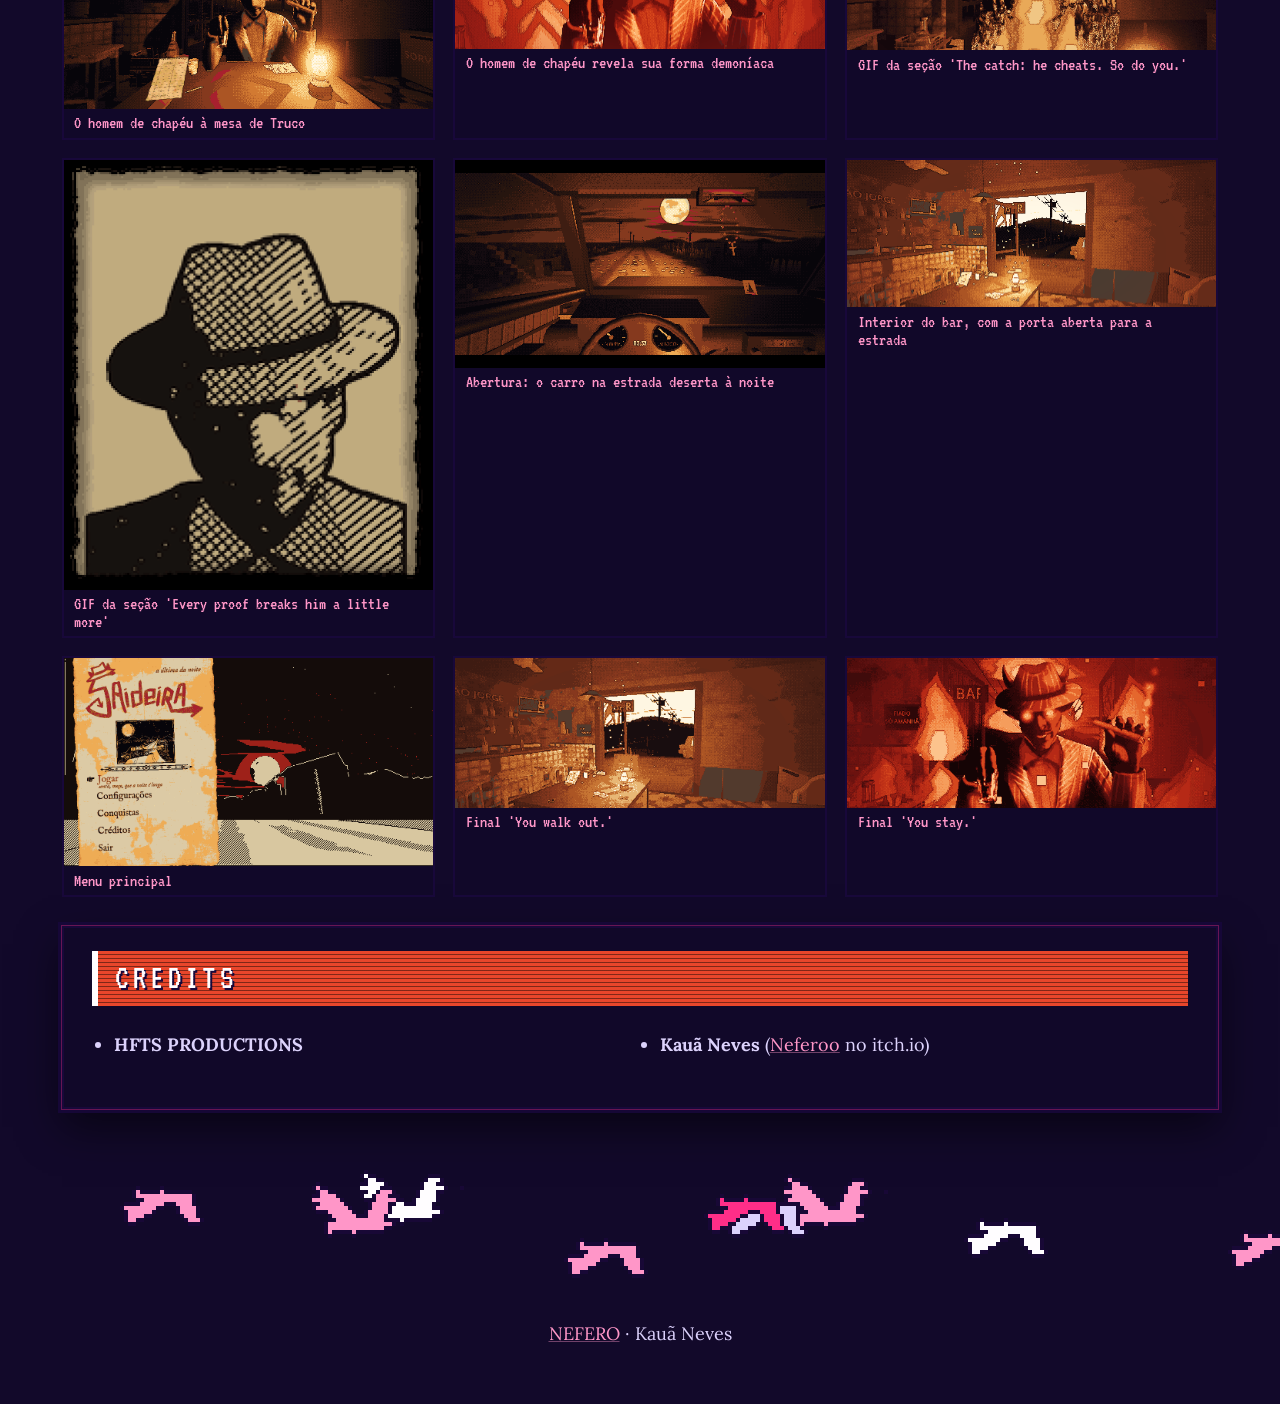
<file: saideira.html>
<!DOCTYPE html>
<html lang="en">
<head>
<meta charset="utf-8">
<meta name="viewport" content="width=device-width, initial-scale=1">
<title>Saideira · NEFERO</title>
<meta name="description" content="One more hand. One more drink. One of you is lying. It is three in the morning and your car just gave up on a road with nobody on it. The only light for miles i">
<meta property="og:title" content="Saideira · NEFERO">
<meta property="og:image" content="assets/jogos/saideira/keyart.jpg">
<link rel="icon" href="assets/avatar.png">
<link rel="preconnect" href="https://fonts.googleapis.com">
<link href="https://fonts.googleapis.com/css2?family=Lora:ital,wght@0,400;0,700;1,400&family=VT323&display=swap" rel="stylesheet">
<link rel="stylesheet" href="style.css">
<link rel="stylesheet" href="jogo.css">
</head>
<body class="lang-en pagina-jogo" style="--destaque:#e8462b;background-image:url('assets/jogos/saideira/fundo.jpg')">
<nav class="nav-jogo">
  <a href="jogos.html">← <span class="en">All games</span><span class="pt">Todos os jogos</span></a>
  <span class="nome-jogo">Saideira</span>
  <button id="idioma" type="button" aria-label="Switch language">PT</button>
</nav>
<header class="capa-jogo">
  <img src="assets/jogos/saideira/keyart.jpg" alt="Saideira">
  <div class="sobre-capa">
    <h1>Saideira</h1>
    <p class="tagline">Just one more round...</p>
    <div class="tags"><span>2D</span><span>3D</span><span>Atmospheric</span><span>First-Person</span><span>Horror</span><span>Psychological Horror</span><span>Retro</span><span>Story Rich</span></div>
  </div>
</header>
<main>
  <div class="duas-colunas">
    <section class="placa">
      <h2><span class="en">About the game</span><span class="pt">Sobre o jogo</span></h2>
      <p class="en">One more hand. One more drink. One of you is lying. It is three in the morning and your car just gave up on a road with nobody on it. The only light for miles is a neon sign: BAR. One man is still at the table, in a hat, shuffling a deck like he has been waiting for you. He wants a game of Truco, the loud, bluffing card game everybody in Brazil learns at a family table. The catch: he cheats. So do you. Look at him, or look at the table: you can never do both. Peek at his cards, hide one up your sleeve, mark the deck, buy time with a shot of cachaça; every trick makes noise. There is no &#x27;accuse&#x27; button: you point at the proof. Each time you catch him, a little more of what is underneath the mask shows. Your money is your life; every defeat teaches you a dirtier trick, and when your pockets are empty he bets your soul. A narrator tells your night in verse, the way old cordel poems are told. Two endings: you walk out, or you stay. Three difficulties (Easy, Normal, Hard). Play in Portuguese or English, with keyboard, mouse or gamepad. Saideira was made for Gamejam+ 2026 by HFTS PRODUCTIONS.</p>
      <p class="pt">Mais uma mão. Mais uma dose. Um de vocês está mentindo. São três da manhã e seu carro morre numa estrada vazia; a única luz é um letreiro de neon: BAR. Na mesa, um homem de chapéu embaralha as cartas como se esperasse por você e quer jogar Truco. O problema: ele rouba. Você também. Olhe para ele ou para a mesa, nunca as duas coisas ao mesmo tempo. Espie as cartas dele, esconda uma na manga, marque o baralho, ganhe tempo com uma dose de cachaça; toda trapaça faz barulho. Não existe botão de &#x27;acusar&#x27;: você aponta a prova. A cada flagra, a máscara dele racha um pouco mais. Seu dinheiro é sua vida; cada derrota ensina um truque mais sujo e, quando o bolso esvazia, ele aposta sua alma. Um narrador conta a noite em versos, como no cordel. Dois finais: você sai, ou você fica. Três dificuldades (Fácil, Normal, Difícil). Em português ou inglês, com teclado, mouse ou gamepad. Feito para a Gamejam+ 2026 pela HFTS PRODUCTIONS.</p>
      <a class="botao jogar" href="https://hftsproductionsofc.itch.io/saideira"><span class="en">Play on itch.io</span><span class="pt">Jogar no itch.io</span> →</a>
    </section>
    <aside class="placa">
      <h2><span class="en">Fact sheet</span><span class="pt">Ficha</span></h2>
      <table class="ficha"><tr><td><span class="en">Genre</span><span class="pt">Gênero</span></td><td>Card Game</td></tr>
<tr><td><span class="en">Platforms</span><span class="pt">Plataformas</span></td><td>Windows, Linux</td></tr>
<tr><td><span class="en">Languages</span><span class="pt">Idiomas</span></td><td>English, Portuguese (Brazil)</td></tr>
<tr><td><span class="en">Length</span><span class="pt">Duração</span></td><td>About a half-hour</td></tr>
<tr><td><span class="en">Made for</span><span class="pt">Feito para</span></td><td><a href="https://itch.io/jam/gamejamplus-2627">GameJamPlus 26/27 - 11th Edition</a></td></tr>
<tr><td><span class="en">Released</span><span class="pt">Lançamento</span></td><td>2026-10-18</td></tr>
<tr><td><span class="en">Last update</span><span class="pt">Última atualização</span></td><td>2026-10-19</td></tr></table>
    </aside>
  </div>
  <section>
    <h2 class="titulo"><span class="en">Gallery</span><span class="pt">Galeria</span></h2>
    <div class="galeria"><figure><img src="assets/jogos/saideira/shot4.png" alt="O homem de chapéu à mesa de Truco" loading="lazy"><figcaption>O homem de chapéu à mesa de Truco</figcaption></figure><figure><img src="assets/jogos/saideira/shot1.png" alt="O homem de chapéu revela sua forma demoníaca" loading="lazy"><figcaption>O homem de chapéu revela sua forma demoníaca</figcaption></figure><figure><img src="assets/jogos/saideira/trapaca.gif" alt="GIF da seção &#x27;The catch: he cheats. So do you.&#x27;" loading="lazy"><figcaption>GIF da seção &#x27;The catch: he cheats. So do you.&#x27;</figcaption></figure><figure><img src="assets/jogos/saideira/mascara.gif" alt="GIF da seção &#x27;Every proof breaks him a little more&#x27;" loading="lazy"><figcaption>GIF da seção &#x27;Every proof breaks him a little more&#x27;</figcaption></figure><figure><img src="assets/jogos/saideira/shot2.png" alt="Abertura: o carro na estrada deserta à noite" loading="lazy"><figcaption>Abertura: o carro na estrada deserta à noite</figcaption></figure><figure><img src="assets/jogos/saideira/shot3.png" alt="Interior do bar, com a porta aberta para a estrada" loading="lazy"><figcaption>Interior do bar, com a porta aberta para a estrada</figcaption></figure><figure><img src="assets/jogos/saideira/shot5.png" alt="Menu principal" loading="lazy"><figcaption>Menu principal</figcaption></figure><figure><img src="assets/jogos/saideira/final_sai.gif" alt="Final &#x27;You walk out.&#x27;" loading="lazy"><figcaption>Final &#x27;You walk out.&#x27;</figcaption></figure><figure><img src="assets/jogos/saideira/final_fica.gif" alt="Final &#x27;You stay.&#x27;" loading="lazy"><figcaption>Final &#x27;You stay.&#x27;</figcaption></figure></div>
  </section>
  <section class="placa"><h2><span class="en">Credits</span><span class="pt">Créditos</span></h2><ul class="creditos"><li><b>HFTS PRODUCTIONS</b></li><li><b>Kauã Neves</b> (<a href="https://neferoo.itch.io">Neferoo</a> no itch.io)</li></ul></section>
</main>
<footer>
  <img src="assets/bando.gif" alt="" class="faixa pixel">
  <p><a href="index.html">NEFERO</a> · Kauã Neves</p>
</footer>
<div id="zoom"><img alt=""></div>
<script src="jogo.js"></script>
</body>
</html>
</file>
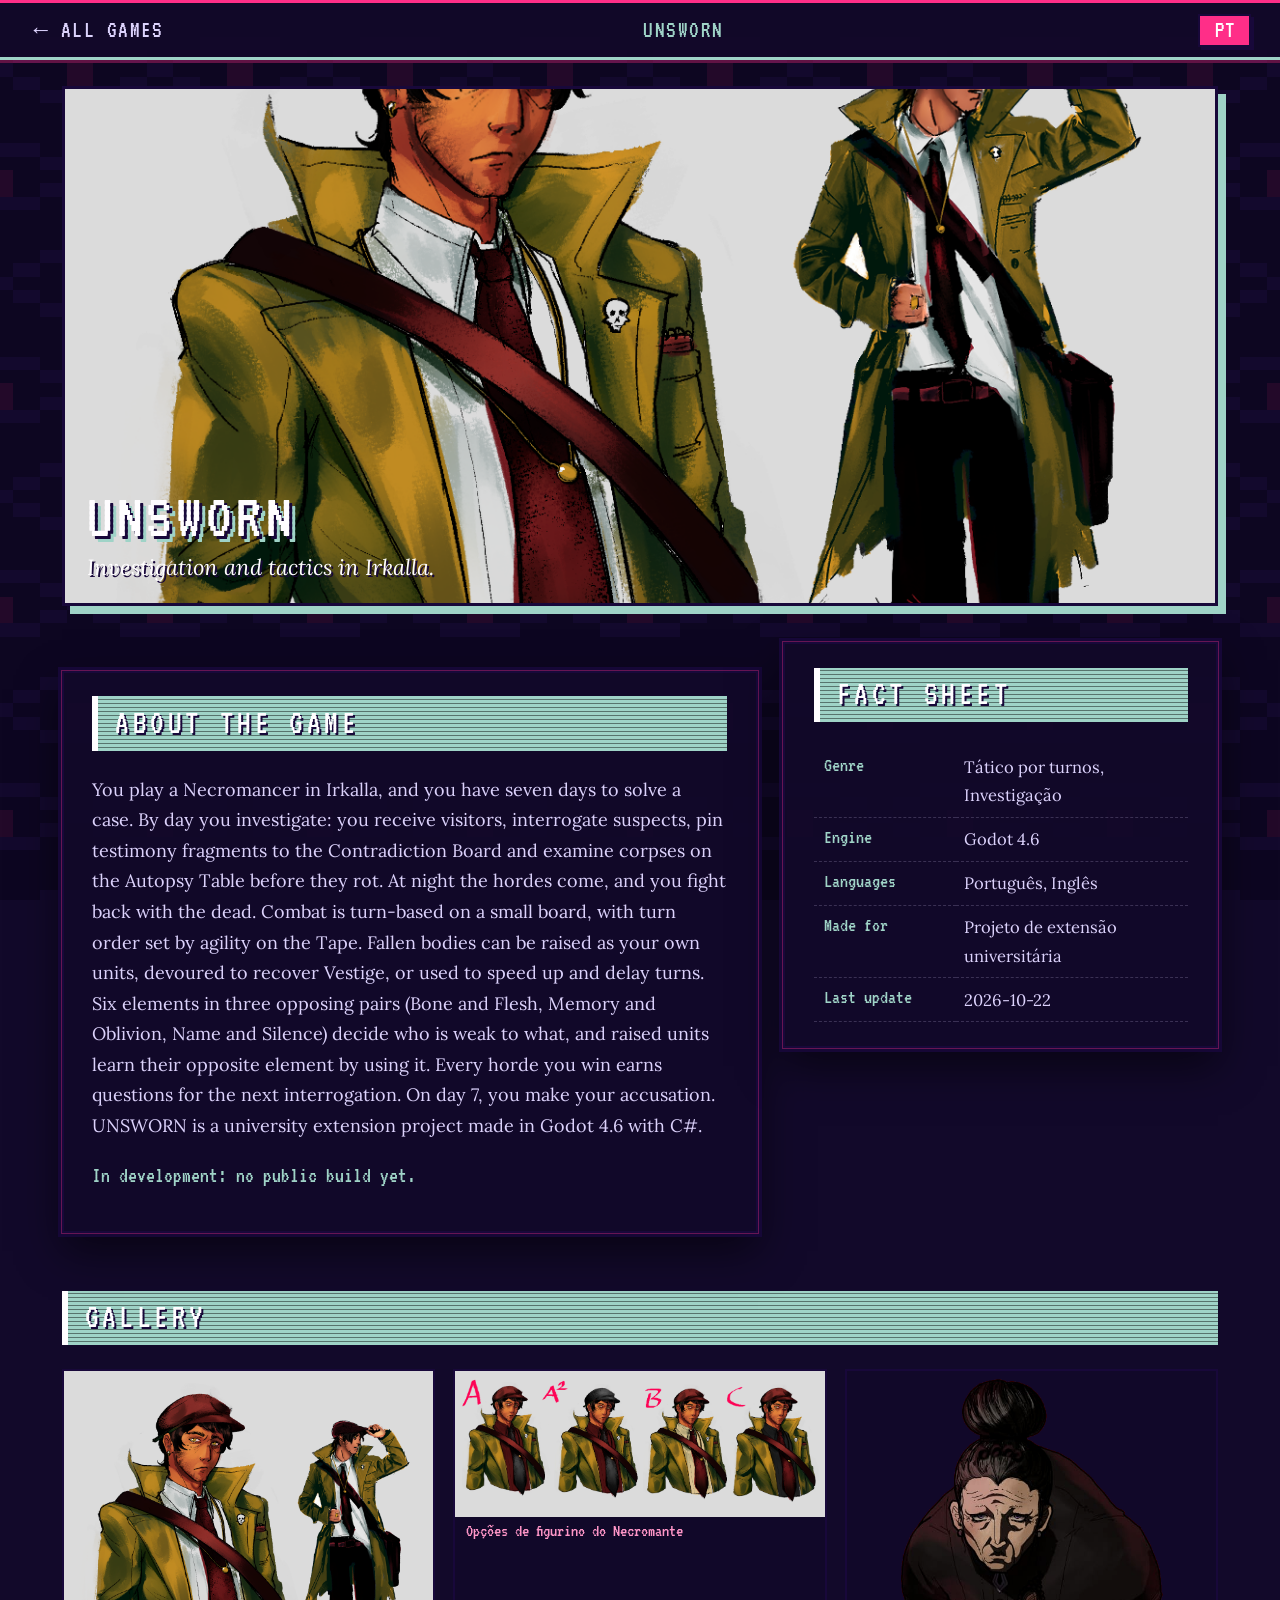
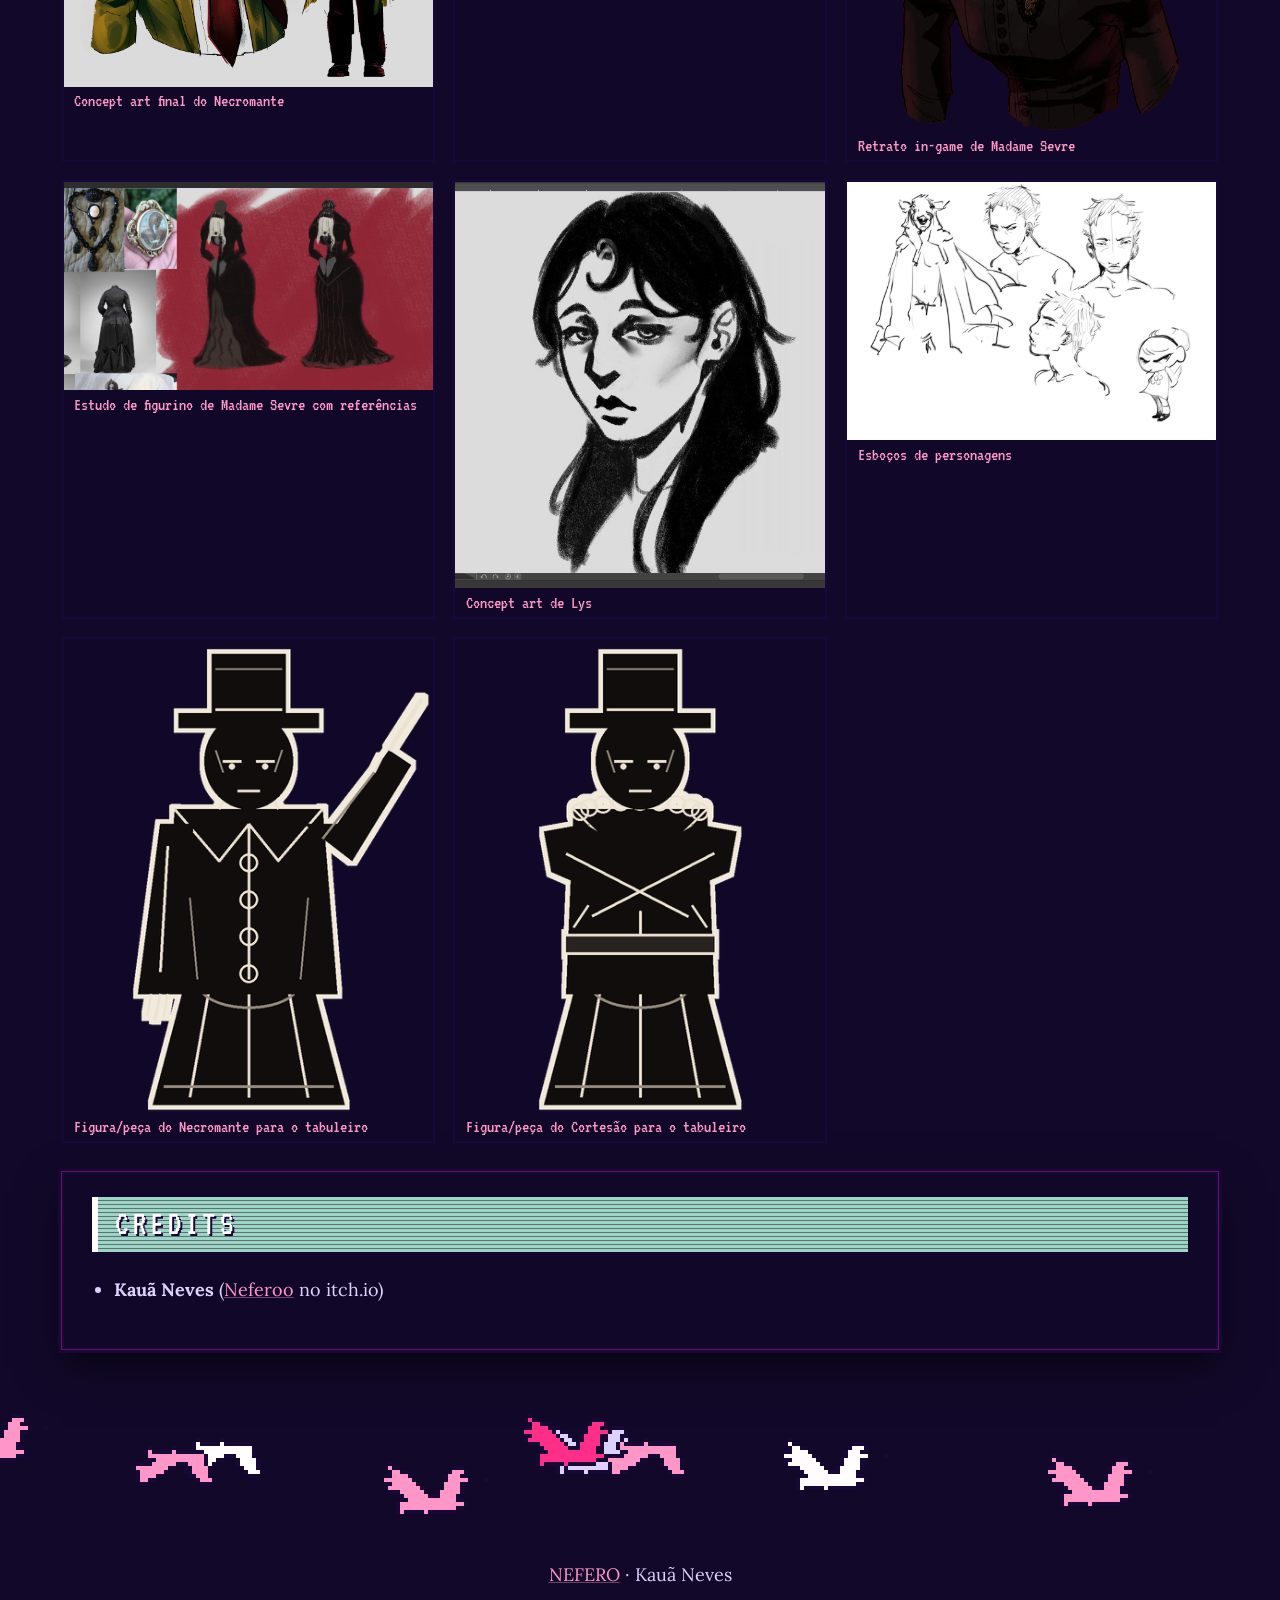
<file: unsworn.html>
<!DOCTYPE html>
<html lang="en">
<head>
<meta charset="utf-8">
<meta name="viewport" content="width=device-width, initial-scale=1">
<title>UNSWORN · NEFERO</title>
<meta name="description" content="You play a Necromancer in Irkalla, and you have seven days to solve a case. By day you investigate: you receive visitors, interrogate suspects, pin testimony fr">
<meta property="og:title" content="UNSWORN · NEFERO">
<meta property="og:image" content="assets/jogos/unsworn/necromante_conceito.png">
<link rel="icon" href="assets/avatar.png">
<link rel="preconnect" href="https://fonts.googleapis.com">
<link href="https://fonts.googleapis.com/css2?family=Lora:ital,wght@0,400;0,700;1,400&family=VT323&display=swap" rel="stylesheet">
<link rel="stylesheet" href="style.css">
<link rel="stylesheet" href="jogo.css">
</head>
<body class="lang-en pagina-jogo" style="--destaque:#9fd3c7;">
<nav class="nav-jogo">
  <a href="jogos.html">← <span class="en">All games</span><span class="pt">Todos os jogos</span></a>
  <span class="nome-jogo">UNSWORN</span>
  <button id="idioma" type="button" aria-label="Switch language">PT</button>
</nav>
<header class="capa-jogo">
  <img src="assets/jogos/unsworn/necromante_conceito.png" alt="UNSWORN">
  <div class="sobre-capa">
    <h1>UNSWORN</h1>
    <p class="tagline">Investigation and tactics in Irkalla.</p>
    <div class="tags"></div>
  </div>
</header>
<main>
  <div class="duas-colunas">
    <section class="placa">
      <h2><span class="en">About the game</span><span class="pt">Sobre o jogo</span></h2>
      <p class="en">You play a Necromancer in Irkalla, and you have seven days to solve a case. By day you investigate: you receive visitors, interrogate suspects, pin testimony fragments to the Contradiction Board and examine corpses on the Autopsy Table before they rot. At night the hordes come, and you fight back with the dead. Combat is turn-based on a small board, with turn order set by agility on the Tape. Fallen bodies can be raised as your own units, devoured to recover Vestige, or used to speed up and delay turns. Six elements in three opposing pairs (Bone and Flesh, Memory and Oblivion, Name and Silence) decide who is weak to what, and raised units learn their opposite element by using it. Every horde you win earns questions for the next interrogation. On day 7, you make your accusation. UNSWORN is a university extension project made in Godot 4.6 with C#.</p>
      <p class="pt">Você é um Necromante em Irkalla e tem sete dias para resolver um caso. De dia você investiga: recebe visitas, interroga suspeitos, prende fragmentos de testemunho no Quadro de Contradições e examina cadáveres na Mesa de Autópsia antes que apodreçam. À noite vêm as hordas, e você responde com os mortos. O combate é por turnos num tabuleiro pequeno, com a ordem definida pela agilidade na Fita. Quem cai pode ser levantado como unidade sua, devorado para recuperar Vestígio ou usado para apressar e atrasar turnos. Seis elementos em três pares opostos (Osso e Carne, Memória e Esquecimento, Nome e Silêncio) decidem quem é fraco a quê, e os levantados aprendem o elemento oposto usando o próprio. Cada horda vencida rende perguntas para o próximo interrogatório. No dia 7, você faz a acusação. UNSWORN é um projeto de extensão universitária feito em Godot 4.6 com C#.</p>
      <p class="aviso"><span class="en">In development: no public build yet.</span><span class="pt">Em desenvolvimento: ainda sem build pública.</span></p>
    </section>
    <aside class="placa">
      <h2><span class="en">Fact sheet</span><span class="pt">Ficha</span></h2>
      <table class="ficha"><tr><td><span class="en">Genre</span><span class="pt">Gênero</span></td><td>Tático por turnos, Investigação</td></tr>
<tr><td><span class="en">Engine</span><span class="pt">Motor</span></td><td>Godot 4.6</td></tr>
<tr><td><span class="en">Languages</span><span class="pt">Idiomas</span></td><td>Português, Inglês</td></tr>
<tr><td><span class="en">Made for</span><span class="pt">Feito para</span></td><td>Projeto de extensão universitária</td></tr>
<tr><td><span class="en">Last update</span><span class="pt">Última atualização</span></td><td>2026-10-22</td></tr></table>
    </aside>
  </div>
  <section>
    <h2 class="titulo"><span class="en">Gallery</span><span class="pt">Galeria</span></h2>
    <div class="galeria"><figure><img src="assets/jogos/unsworn/necromante_conceito.png" alt="Concept art final do Necromante" loading="lazy"><figcaption>Concept art final do Necromante</figcaption></figure><figure><img src="assets/jogos/unsworn/necromante_opcoes.png" alt="Opções de figurino do Necromante" loading="lazy"><figcaption>Opções de figurino do Necromante</figcaption></figure><figure><img src="assets/jogos/unsworn/madame_sevre_retrato.png" alt="Retrato in-game de Madame Sevre" loading="lazy"><figcaption>Retrato in-game de Madame Sevre</figcaption></figure><figure><img src="assets/jogos/unsworn/madame_sevre_figurino.png" alt="Estudo de figurino de Madame Sevre com referências" loading="lazy"><figcaption>Estudo de figurino de Madame Sevre com referências</figcaption></figure><figure><img src="assets/jogos/unsworn/lys_conceito.jpg" alt="Concept art de Lys" loading="lazy"><figcaption>Concept art de Lys</figcaption></figure><figure><img src="assets/jogos/unsworn/esbocos.jpg" alt="Esboços de personagens" loading="lazy"><figcaption>Esboços de personagens</figcaption></figure><figure><img src="assets/jogos/unsworn/peca_necromante.png" alt="Figura/peça do Necromante para o tabuleiro" loading="lazy"><figcaption>Figura/peça do Necromante para o tabuleiro</figcaption></figure><figure><img src="assets/jogos/unsworn/peca_cortesao.png" alt="Figura/peça do Cortesão para o tabuleiro" loading="lazy"><figcaption>Figura/peça do Cortesão para o tabuleiro</figcaption></figure></div>
  </section>
  <section class="placa"><h2><span class="en">Credits</span><span class="pt">Créditos</span></h2><ul class="creditos"><li><b>Kauã Neves</b> (<a href="https://neferoo.itch.io">Neferoo</a> no itch.io)</li></ul></section>
</main>
<footer>
  <img src="assets/bando.gif" alt="" class="faixa pixel">
  <p><a href="index.html">NEFERO</a> · Kauã Neves</p>
</footer>
<div id="zoom"><img alt=""></div>
<script src="jogo.js"></script>
</body>
</html>
</file>
<file: style.css>
/* NEFERO · tema do site (mesma paleta do logo e da página do itch) */
:root {
  --noite: #12092a;
  --noite-2: #1c0d40;
  --tinta: #18083a;
  --roxo: #6b3fd0;
  --lavanda: #dcd2fc;
  --branco: #fffdff;
  --magenta: #ff2e88;
  --magenta-esc: #96084e;
  --rosa: #ff96c8;
  --pixel: "VT323", ui-monospace, monospace;
}

* { box-sizing: border-box; }
html { scroll-behavior: smooth; }
body {
  margin: 0;
  color: var(--lavanda);
  font: 18px/1.7 Lora, Georgia, serif;
  background: var(--noite) url("assets/fundo.png") repeat;
  image-rendering: pixelated;
}
.pixel, img { image-rendering: pixelated; max-width: 100%; }
a { color: var(--rosa); text-decoration-color: rgba(255, 150, 200, .4); }
a:hover { color: var(--branco); background: var(--magenta); text-decoration: none; }
strong { color: var(--magenta); }
::selection { background: var(--magenta); color: var(--branco); }

/* idioma: o corpo diz qual mostrar */
body.lang-en .pt, body.lang-pt .en { display: none !important; }

/* topo */
.topo { position: relative; }
.banner { display: block; width: 100%; max-height: 420px; object-fit: cover; }
nav {
  position: sticky; top: 0; z-index: 5;
  display: flex; flex-wrap: wrap; justify-content: center; gap: .2em 1.4em;
  padding: .5em 1em;
  background: rgba(18, 9, 42, .94);
  border-top: 3px solid var(--magenta);
  border-bottom: 3px solid var(--tinta);
  box-shadow: 0 3px 0 rgba(255, 46, 136, .35);
  font: 26px/1.2 var(--pixel);
  letter-spacing: .06em;
  text-transform: uppercase;
}
nav a { color: var(--lavanda); text-decoration: none; padding: 0 .2em; }
#idioma {
  font: inherit; cursor: pointer; color: var(--branco);
  background: var(--magenta); border: 2px solid var(--tinta);
  box-shadow: 3px 3px 0 var(--tinta); padding: 0 .6em;
}
#idioma:hover { transform: translate(-1px, -1px); box-shadow: 5px 5px 0 var(--tinta); }

main { max-width: 1000px; margin: 0 auto; padding: 1.5em 1.2em 0; }
section { margin: 1.6em 0; }
.hero { text-align: center; }
.hero > img:first-child { width: min(100%, 760px); }
.assinatura { margin: .2em 0 .8em; font-size: 1.05em; }
.faixa { display: block; width: 100%; margin: 1.2em 0; }

/* placas de texto: escuras, com borda magenta como as letras do logo */
.placa {
  background: rgba(18, 9, 42, .9);
  border: 2px solid var(--tinta);
  outline: 1px solid rgba(255, 46, 136, .35);
  box-shadow: 0 0 0 4px rgba(24, 8, 58, .9), 0 18px 40px rgba(0, 0, 0, .55);
  padding: 1.3em 1.6em;
}
.sobre { display: grid; grid-template-columns: 240px 1fr; gap: 1.6em; align-items: center; }
.sobre .corvo { width: 100%; }

h2, .titulo {
  margin: 0 0 .7em;
  color: var(--branco);
  font: 34px/1.1 var(--pixel);
  letter-spacing: .1em;
  text-transform: uppercase;
  padding: .25em .5em;
  background: repeating-linear-gradient(0deg, var(--magenta) 0 3px, var(--magenta-esc) 3px 4px);
  border-left: 6px solid var(--branco);
  text-shadow: 2px 2px 0 var(--tinta);
}
h3 { color: var(--rosa); font: 26px/1.1 var(--pixel); letter-spacing: .05em; margin: .4em 0; }

/* cartões (jogos e repositórios) */
.grade { display: grid; gap: 1.1em; }
.jogos { grid-template-columns: 2fr 1fr 1fr; }
.repos { grid-template-columns: repeat(auto-fill, minmax(280px, 1fr)); }
.cartao {
  display: flex; flex-direction: column; gap: .2em;
  color: var(--lavanda); text-decoration: none;
  background: linear-gradient(180deg, rgba(28, 13, 64, .96), rgba(18, 9, 42, .98));
  border: 2px solid var(--tinta);
  outline: 1px solid rgba(220, 210, 252, .14);
  box-shadow: 0 10px 26px rgba(0, 0, 0, .55);
  padding: .9em 1em;
  transition: transform .15s ease, box-shadow .15s ease, outline-color .15s ease;
}
.cartao:hover {
  background: linear-gradient(180deg, rgba(28, 13, 64, .96), rgba(18, 9, 42, .98));
  color: var(--lavanda);
  transform: translateY(-4px);
  outline-color: var(--magenta);
  box-shadow: 6px 6px 0 var(--magenta-esc), 0 0 30px rgba(255, 46, 136, .3);
}
.cartao img { width: 100%; }
.cartao p { margin: .2em 0; font-size: .92em; }
.cartao .meta { margin-top: auto; font: 20px/1.2 var(--pixel); color: var(--rosa); display: flex; gap: 1em; }
.cartao .meta i { display: inline-block; width: .7em; height: .7em; margin-right: .3em; background: var(--magenta); }

.botao {
  display: inline-block; align-self: flex-start;
  margin-top: .4em; padding: .15em .8em;
  font: 22px/1.3 var(--pixel); letter-spacing: .05em;
  color: var(--branco); background: var(--magenta);
  border: 2px solid var(--tinta); box-shadow: 3px 3px 0 var(--tinta);
  text-decoration: none;
}
.botao.roxo { background: var(--roxo); }
a.botao:hover { transform: translate(-1px, -1px); box-shadow: 5px 5px 0 var(--tinta); background: var(--magenta); }
.redes { display: flex; flex-wrap: wrap; justify-content: center; gap: .8em; }
.contato { text-align: center; }

/* gráfico de contribuições redesenhado */
.contagem { font: 26px/1.2 var(--pixel); color: var(--branco); }
#total-commits { color: var(--magenta); }
.grafico-envoltorio { overflow-x: auto; padding-bottom: .4em; }
.grafico {
  display: grid; grid-auto-flow: column; grid-template-rows: repeat(7, 13px); grid-auto-columns: 13px; gap: 3px;
  width: max-content;
}
.grafico i, .legenda i { display: block; width: 13px; height: 13px; }
.n0 { background: #1c0d40; outline: 1px solid rgba(220, 210, 252, .06); }
.n1 { background: #3d1e86; }
.n2 { background: #6b3fd0; }
.n3 { background: #b0298f; }
.n4 { background: var(--magenta); box-shadow: 0 0 6px rgba(255, 46, 136, .7); }
.grafico i:hover { outline: 2px solid var(--branco); }
.legenda { display: flex; align-items: center; gap: 4px; justify-content: flex-end; font: 20px var(--pixel); margin: .3em 0 1em; }
.legenda span { margin: 0 .3em; }
.atividade { list-style: none; padding: 0; margin: 0; }
.atividade li { padding: .35em 0; border-bottom: 1px dashed rgba(255, 46, 136, .25); font-size: .92em; }
.atividade .repo { font: 20px var(--pixel); color: var(--rosa); margin-right: .5em; }
.atividade .data { font: 18px var(--pixel); color: rgba(220, 210, 252, .6); float: right; }
.carregando { font: 22px var(--pixel); color: var(--rosa); }

footer { text-align: center; padding-bottom: 2em; }

/* barra de rolagem */
::-webkit-scrollbar { width: 12px; background: var(--noite); }
::-webkit-scrollbar-thumb { background: var(--roxo); border: 2px solid var(--noite); }
::-webkit-scrollbar-thumb:hover { background: var(--magenta); }

@media (max-width: 760px) {
  .sobre, .jogos { grid-template-columns: 1fr; }
  .sobre .corvo { max-width: 240px; margin: 0 auto; }
  nav { font-size: 22px; }
}
@media (prefers-reduced-motion: reduce) {
  html { scroll-behavior: auto; }
  .cartao, .cartao:hover, .botao, #idioma { transition: none; transform: none; }
}

/* cartões de jogo com capa e destaque do Quórum */
.jogos-capas { grid-template-columns: repeat(auto-fill, minmax(220px, 1fr)); }
.cartao.capa img { aspect-ratio: 630 / 500; object-fit: cover; image-rendering: auto; border-bottom: 2px solid var(--tinta); margin: -.9em -1em .4em; width: calc(100% + 2em); max-width: none; }
.quorum-destaque > a img { display: block; width: 100%; image-rendering: auto; border: 3px solid var(--tinta); box-shadow: 8px 8px 0 #F2B705; }
.quorum-destaque > a:hover { background: none; }
.quorum-destaque .placa { margin-top: -2.4em; position: relative; margin-left: 2em; margin-right: 2em; }
.jams { font-size: .92em; }

/* fora dos jogos: formação e trabalho */
.trilha { list-style: none; padding: 0; margin: .6em 0; display: grid; grid-template-columns: repeat(auto-fit, minmax(240px, 1fr)); gap: .8em; }
.trilha li { border-left: 4px solid var(--magenta); padding: .3em .8em; background: rgba(28, 13, 64, .7); font-size: .92em; }
.trilha b { display: block; font: 26px/1.1 var(--pixel); color: var(--branco); letter-spacing: .04em; }
.ferramentas { font: 22px/1.3 var(--pixel); color: var(--rosa); letter-spacing: .05em; margin-bottom: 0; }

/* projetos (não-jogos): cartão com miolo na cor de cada projeto */
.projetos { grid-template-columns: repeat(6, minmax(0, 1fr)); }
.projetos > * { grid-column: span 2; }
.projetos > :nth-last-child(-n+2):nth-child(3n+1), .projetos > :nth-last-child(-n+2):nth-child(3n+2) { grid-column: span 3; }
.projetos-intro { margin: -.3em 0 .9em; font-style: italic; }
.cartao.projeto .miolo {
  margin: -.9em -1em .4em; height: 180px; overflow: hidden; display: flex; align-items: center; justify-content: center;
  border-bottom: 2px solid var(--tinta);
  background: radial-gradient(circle at 50% 40%, color-mix(in srgb, var(--destaque) 30%, var(--noite-2)), var(--noite) 75%);
}
.cartao.projeto .miolo img { image-rendering: auto; display: block; }
.cartao.projeto .miolo.logo img { height: 80%; width: auto; max-width: 80%; object-fit: contain; }
.cartao.projeto .miolo.foto img { width: 100%; height: 100%; object-fit: cover; }
.cartao.projeto h3 { color: var(--destaque); }
.cartao.projeto .meta i { background: var(--destaque); }
.cartao.projeto:hover { outline-color: var(--destaque); }
@media (max-width: 760px) {
  .projetos { grid-template-columns: repeat(2, minmax(0, 1fr)); }
  .projetos > *, .projetos > :nth-last-child(-n+2):nth-child(3n+1), .projetos > :nth-last-child(-n+2):nth-child(3n+2) { grid-column: auto; }
  .projetos > :last-child:nth-child(odd) { grid-column: 1 / -1; }
}
@media (max-width: 520px) {
  .projetos { grid-template-columns: 1fr; }
}

/* navegação entre páginas */
nav a.atual { color: var(--branco); background: var(--magenta); box-shadow: 3px 3px 0 var(--tinta); }
.atalhos { display: grid; grid-template-columns: repeat(auto-fit, minmax(210px, 1fr)); gap: 1em; }
.atalho { display: flex; flex-direction: column; gap: .2em; padding: .8em 1em; text-decoration: none; color: var(--lavanda);
  background: rgba(18, 9, 42, .92); border: 2px solid var(--tinta); border-left: 6px solid var(--magenta);
  box-shadow: 0 10px 26px rgba(0, 0, 0, .5); transition: transform .15s ease, box-shadow .15s ease; font-size: .9em; }
.atalho b { font: 30px/1.1 var(--pixel); color: var(--branco); letter-spacing: .06em; text-transform: uppercase; }
.atalho:hover { background: rgba(18, 9, 42, .92); color: var(--lavanda); transform: translateY(-3px); box-shadow: 6px 6px 0 var(--magenta-esc); }
.trilha a { color: inherit; text-decoration: none; display: block; }
.trilha a:hover { background: none; color: var(--branco); }
@media (prefers-reduced-motion: reduce) { .atalho, .atalho:hover { transition: none; transform: none; } }
</file>
<file: jogo.css>
/* páginas de jogo: base do style.css + cor de destaque de cada jogo (--destaque) e fundo da página do itch */
.pagina-jogo { background-color: var(--noite); background-size: cover; background-attachment: fixed; background-position: center; }
.pagina-jogo::before { content: ""; position: fixed; inset: 0; background: rgba(12, 6, 30, .72); z-index: -1; }
.pagina-jogo strong, .pagina-jogo .ficha td:first-child { color: var(--destaque); }

.nav-jogo {
  position: sticky; top: 0; z-index: 5;
  display: flex; align-items: center; gap: 1em; justify-content: space-between;
  padding: .45em 1.2em; background: rgba(18, 9, 42, .95);
  border-bottom: 3px solid var(--destaque);
  font: 24px/1.2 var(--pixel); text-transform: uppercase; letter-spacing: .06em;
}
.nav-jogo a { color: var(--lavanda); text-decoration: none; }
.nome-jogo { color: var(--destaque); }

.capa-jogo { position: relative; max-width: 1200px; margin: 1.4em auto 0; padding: 0 1.2em; }
.capa-jogo > img { width: 100%; max-height: 520px; object-fit: cover; border: 3px solid var(--tinta); box-shadow: 8px 8px 0 var(--destaque); image-rendering: auto; }
.sobre-capa { position: absolute; left: 2.6em; bottom: 1.4em; right: 2.6em; }
.sobre-capa h1 {
  margin: 0; font: 64px/1 var(--pixel); letter-spacing: .06em; color: var(--branco);
  text-shadow: 3px 3px 0 var(--tinta), 6px 6px 0 var(--destaque);
}
.tagline { margin: .2em 0 .4em; font: italic 22px Lora, serif; color: var(--branco); text-shadow: 2px 2px 0 var(--tinta); }
.tags { display: flex; flex-wrap: wrap; gap: .4em; }
.tags span { font: 18px var(--pixel); background: rgba(18, 9, 42, .85); color: var(--destaque); border: 1px solid var(--destaque); padding: 0 .5em; }

.pagina-jogo main { max-width: 1200px; }
.duas-colunas { display: grid; grid-template-columns: 1.6fr 1fr; gap: 1.4em; align-items: start; }
.pagina-jogo h2, .pagina-jogo .titulo {
  background: repeating-linear-gradient(0deg, var(--destaque) 0 3px, color-mix(in srgb, var(--destaque) 55%, #000) 3px 4px);
}
.ficha { width: 100%; border-collapse: collapse; font-size: .92em; }
.ficha td { padding: .45em .5em; border-bottom: 1px dashed rgba(220, 210, 252, .2); vertical-align: top; }
.ficha td:first-child { font: 20px var(--pixel); width: 38%; }
.botao.jogar { background: var(--destaque); color: var(--tinta); font-size: 26px; }
.aviso { font: 22px var(--pixel); color: var(--destaque); }

.galeria { display: grid; grid-template-columns: repeat(auto-fill, minmax(320px, 1fr)); gap: 1em; }
.galeria figure { margin: 0; background: rgba(18, 9, 42, .9); border: 2px solid var(--tinta); }
.galeria img { width: 100%; display: block; cursor: zoom-in; image-rendering: auto; transition: transform .15s ease; }
.galeria img:hover { transform: scale(1.02); }
.galeria figcaption { font: 18px var(--pixel); color: var(--rosa); padding: .3em .6em; }
.creditos { columns: 2; padding-left: 1.2em; }
.creditos li { break-inside: avoid; margin-bottom: .3em; }

#zoom { position: fixed; inset: 0; background: rgba(8, 4, 20, .94); display: none; align-items: center; justify-content: center; z-index: 20; cursor: zoom-out; padding: 2em; }
#zoom img { max-height: 92vh; max-width: 96vw; border: 3px solid var(--destaque); image-rendering: auto; }

@media (max-width: 860px) {
  .duas-colunas { grid-template-columns: 1fr; }
  .sobre-capa { position: static; margin-top: .8em; }
  .sobre-capa h1 { font-size: 48px; }
  .creditos { columns: 1; }
}
@media (prefers-reduced-motion: reduce) { .galeria img { transition: none; } }
</file>
<file: projeto.css>
/* páginas de projeto (não-jogo): base do style.css + jogo.css, com a cor de destaque de cada projeto (--destaque) */
.pagina-projeto { background-image: url("assets/fundo.png"); background-size: auto; background-attachment: scroll; }
.pagina-projeto::before { background: rgba(12, 6, 30, .55); }
.pagina-projeto code {
  font: .9em ui-monospace, Consolas, monospace; color: var(--branco);
  background: rgba(255, 255, 255, .07); padding: 0 .25em;
}

/* topo: emblema à esquerda, título à direita */
.capa-projeto {
  max-width: 1200px; margin: 1.4em auto 0; padding: 0 1.2em;
  display: grid; grid-template-columns: minmax(220px, 380px) 1fr; gap: 1.6em; align-items: center;
}
.emblema {
  aspect-ratio: 1; display: flex; align-items: center; justify-content: center; overflow: hidden;
  border: 3px solid var(--tinta); box-shadow: 8px 8px 0 var(--destaque);
  background: radial-gradient(circle at 50% 40%, color-mix(in srgb, var(--destaque) 28%, var(--noite-2)), var(--noite) 72%);
}
.emblema img { image-rendering: auto; display: block; }
.emblema.logo img { width: 78%; height: 78%; object-fit: contain; filter: drop-shadow(0 8px 18px rgba(0, 0, 0, .5)); }
.emblema.foto img { width: 100%; height: 100%; object-fit: cover; }
.capa-projeto .sobre-capa { position: static; }
.capa-projeto h1 {
  margin: 0; font: 64px/1 var(--pixel); letter-spacing: .06em; color: var(--branco);
  text-shadow: 3px 3px 0 var(--tinta), 6px 6px 0 var(--destaque); overflow-wrap: anywhere;
}
.capa-projeto .tagline { font-size: 21px; line-height: 1.5; margin: .5em 0 .7em; }

/* textos de apoio */
.pagina-projeto .intro { margin-top: 0; color: rgba(220, 210, 252, .85); font-style: italic; }
.pagina-projeto .nota { font-size: .9em; color: rgba(220, 210, 252, .75); margin-bottom: 0; }

/* números em destaque */
.numeros { display: grid; grid-template-columns: repeat(auto-fit, minmax(190px, 1fr)); gap: 1em; }
.numero {
  background: rgba(18, 9, 42, .92); border: 2px solid var(--tinta); border-top: 4px solid var(--destaque);
  padding: .7em 1em; box-shadow: 0 10px 26px rgba(0, 0, 0, .45);
}
.numero b { display: block; font: 52px/1 var(--pixel); color: var(--destaque); letter-spacing: .03em; }
.numero span { font-size: .9em; }

/* cartões de recurso */
.blocos { display: grid; grid-template-columns: repeat(var(--colunas, 4), minmax(0, 1fr)); gap: 1em; }
.bloco {
  background: linear-gradient(180deg, rgba(28, 13, 64, .96), rgba(18, 9, 42, .98));
  border: 2px solid var(--tinta); border-left: 4px solid var(--destaque);
  padding: .7em 1em; box-shadow: 0 10px 26px rgba(0, 0, 0, .45);
}
.bloco h3 { color: var(--destaque); margin-top: .1em; }
.bloco p { margin: .2em 0; font-size: .92em; }

/* código */
.codigos { display: grid; grid-template-columns: repeat(auto-fit, minmax(min(320px, 100%), 1fr)); gap: 1em; }
.codigo { margin: 0; min-width: 0; }
.codigo figcaption { font: 20px var(--pixel); color: var(--destaque); margin-bottom: .2em; }
.codigo pre {
  margin: 0; padding: .9em 1em; overflow-x: auto; font: 14.5px/1.55 ui-monospace, Consolas, monospace;
  background: #0b0620; border: 2px solid var(--tinta); border-left: 4px solid var(--destaque);
}
.codigo pre code { background: none; padding: 0; font: inherit; color: var(--lavanda); }
.pagina-projeto h3 code { background: none; padding: 0; font: inherit; color: inherit; }

/* pipeline em etapas com setas */
.pipeline { list-style: none; padding: 0; margin: .4em 0 .8em; display: flex; gap: 1.6em; counter-reset: etapa; }
.pipeline li {
  flex: 1 1 0; min-width: 0; position: relative; counter-increment: etapa;
  background: rgba(28, 13, 64, .8); border: 2px solid var(--tinta); border-top: 4px solid var(--destaque);
  padding: .6em .8em;
}
.pipeline li::before { content: counter(etapa, decimal-leading-zero); font: 18px var(--pixel); color: rgba(220, 210, 252, .55); }
.pipeline li b { display: block; font: 24px/1.1 var(--pixel); color: var(--branco); letter-spacing: .04em; margin-bottom: .2em; }
.pipeline li p { margin: 0; font-size: .86em; line-height: 1.55; }
.pipeline li:not(:last-child)::after {
  content: "▶"; position: absolute; right: -1.35em; top: 50%; transform: translateY(-50%);
  color: var(--destaque); font-size: 18px;
}

/* barras de comparação (uma série; rótulos diretos) */
.barras { display: grid; gap: .55em; margin: .6em 0 .2em; }
.barra { display: grid; grid-template-columns: minmax(150px, 260px) 1fr 4.5em; gap: .8em; align-items: center; }
.barra .rotulo { font-size: .92em; }
.barra .trilho { height: 22px; background: rgba(220, 210, 252, .06); position: relative;
  background-image: linear-gradient(90deg, transparent calc(25% - 1px), rgba(220, 210, 252, .12) 25%, transparent calc(25% + 1px), transparent calc(50% - 1px), rgba(220, 210, 252, .12) 50%, transparent calc(50% + 1px), transparent calc(75% - 1px), rgba(220, 210, 252, .12) 75%, transparent calc(75% + 1px)); }
.barra .trilho i { display: block; height: 100%; background: #6a5a99; border-radius: 0 4px 4px 0; }
.barra.nossa .trilho i { background: var(--destaque); box-shadow: 0 0 14px color-mix(in srgb, var(--destaque) 55%, transparent); }
.barra .valor { font: 24px var(--pixel); color: var(--branco); }
.barra.nossa .rotulo { color: var(--branco); font-weight: 700; }
.escala { display: flex; justify-content: space-between; font: 16px var(--pixel); color: rgba(220, 210, 252, .55); }
.escala span:first-child { margin-left: -.2em; } .escala span:last-child { margin-right: -1.2em; }

/* tabela de resultados */
.tabela-envoltorio { overflow-x: auto; }
.resultados { width: 100%; border-collapse: collapse; font-size: .9em; min-width: 560px; }
.resultados th { font: 20px var(--pixel); color: var(--destaque); text-align: left; padding: .3em .5em; border-bottom: 2px solid var(--destaque); }
.resultados td { padding: .5em; border-bottom: 1px dashed rgba(220, 210, 252, .2); vertical-align: top; }
.resultados td:nth-child(2) { color: var(--branco); }
.resultados td:nth-child(3) { color: rgba(220, 210, 252, .75); font-style: italic; }

/* fórmulas */
.formulas { display: grid; grid-template-columns: repeat(2, minmax(0, 1fr)); gap: .8em; margin: .8em 0 0; }
.formulas div { background: rgba(28, 13, 64, .8); border-left: 4px solid var(--destaque); padding: .5em .8em; }
.formulas dt { font: italic 22px Lora, Georgia, serif; color: var(--branco); }
.formulas dd { margin: .2em 0 0; font-size: .88em; }

/* texto + figura lado a lado */
.figura-lado { display: grid; grid-template-columns: 1.2fr 1fr; gap: 1.4em; align-items: start; }
.galeria.uma { display: block; margin: 0; }
.galeria.uma img { background: var(--noite); }
.creditos + p { margin-top: .8em; font-size: .92em; }

@media (max-width: 1000px) {
  .blocos { grid-template-columns: repeat(2, minmax(0, 1fr)); }
}
@media (max-width: 860px) {
  .capa-projeto { grid-template-columns: 1fr; }
  .emblema { max-width: 320px; width: 100%; }
  .capa-projeto h1 { font-size: 48px; }
  .figura-lado { grid-template-columns: 1fr; }
  .pipeline { flex-direction: column; gap: 1.4em; }
  .pipeline li:not(:last-child)::after { content: "▼"; right: auto; left: 50%; top: auto; bottom: -1.25em; transform: translateX(-50%); }
  .barra { grid-template-columns: 1fr 4em; gap: .2em .6em; }
  .barra .rotulo { grid-column: 1 / -1; }
  .barra.eixo > span:first-child { display: none; }
}
@media (max-width: 560px) {
  .blocos, .formulas { grid-template-columns: 1fr; }
}
@media (max-width: 480px) {
  .codigos { grid-template-columns: 1fr; }
  .numero b { font-size: 44px; }
  .galeria { grid-template-columns: 1fr; }
}
</file>
